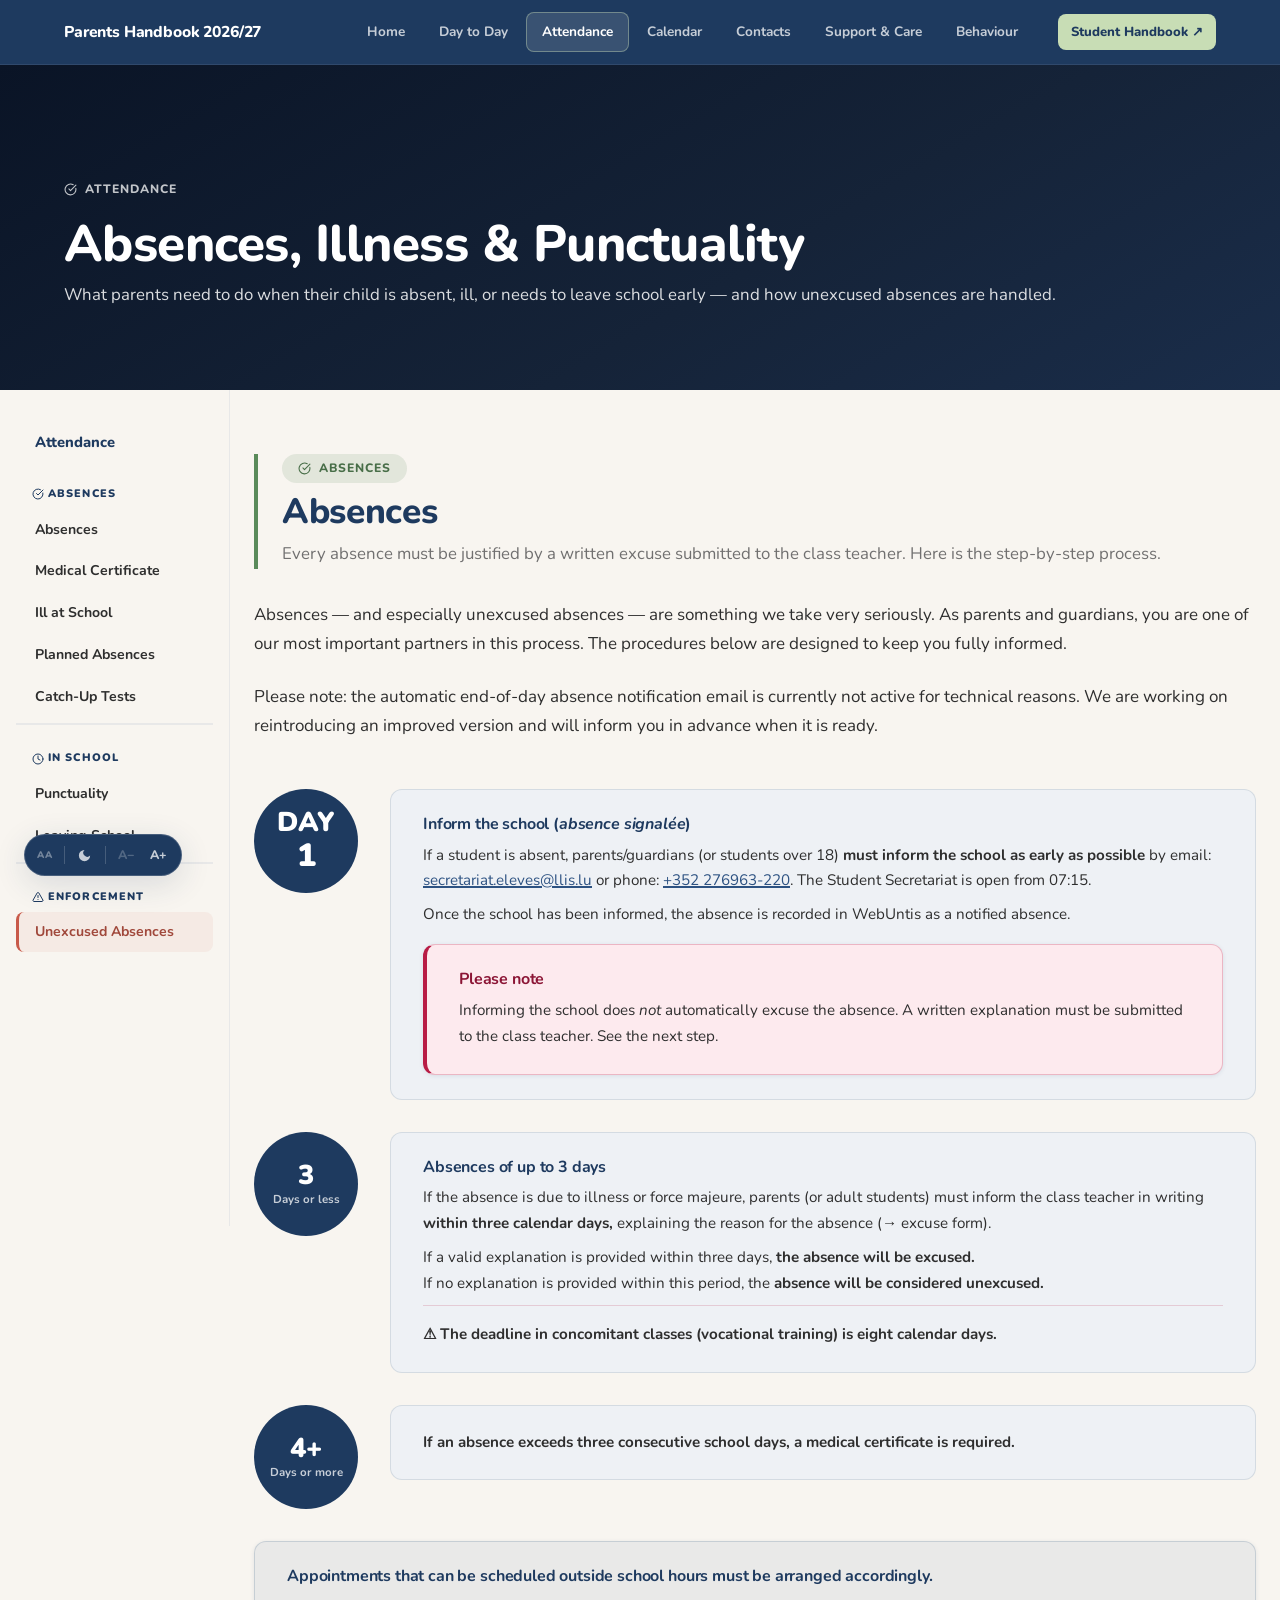
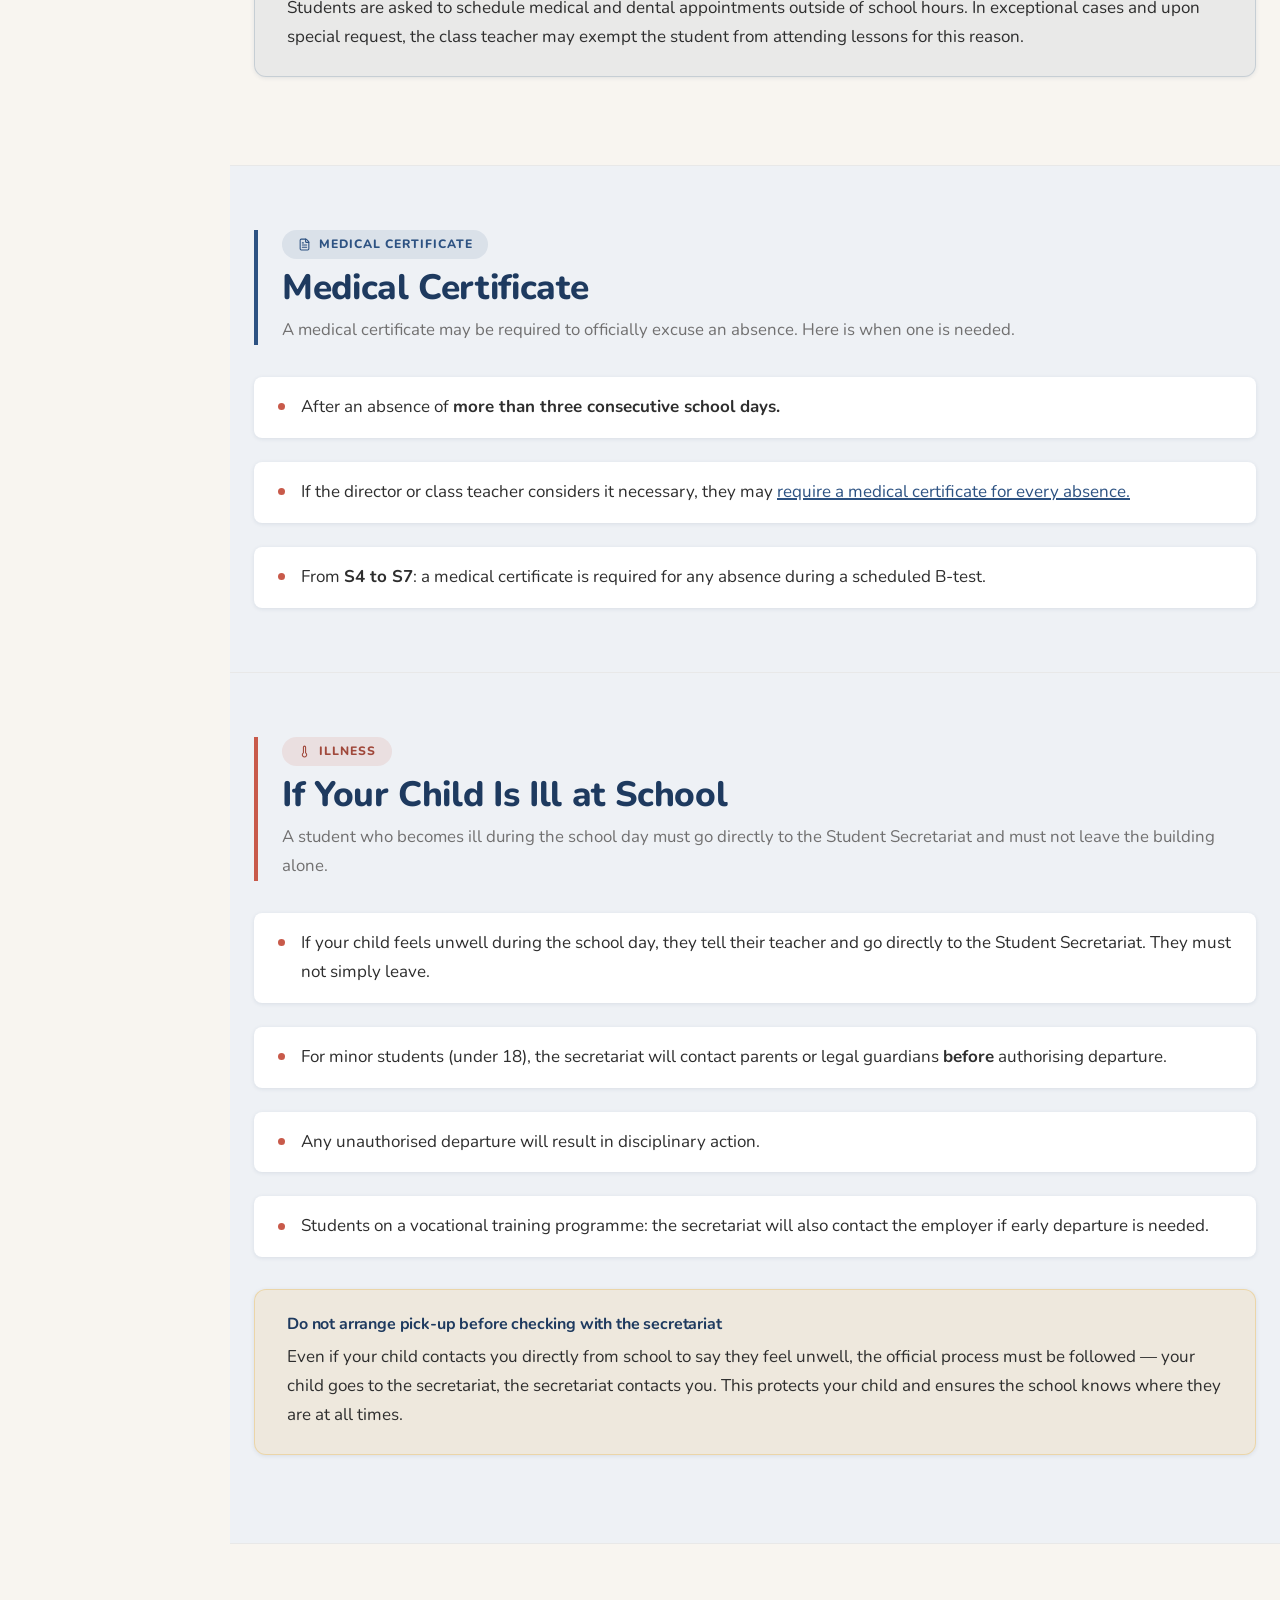
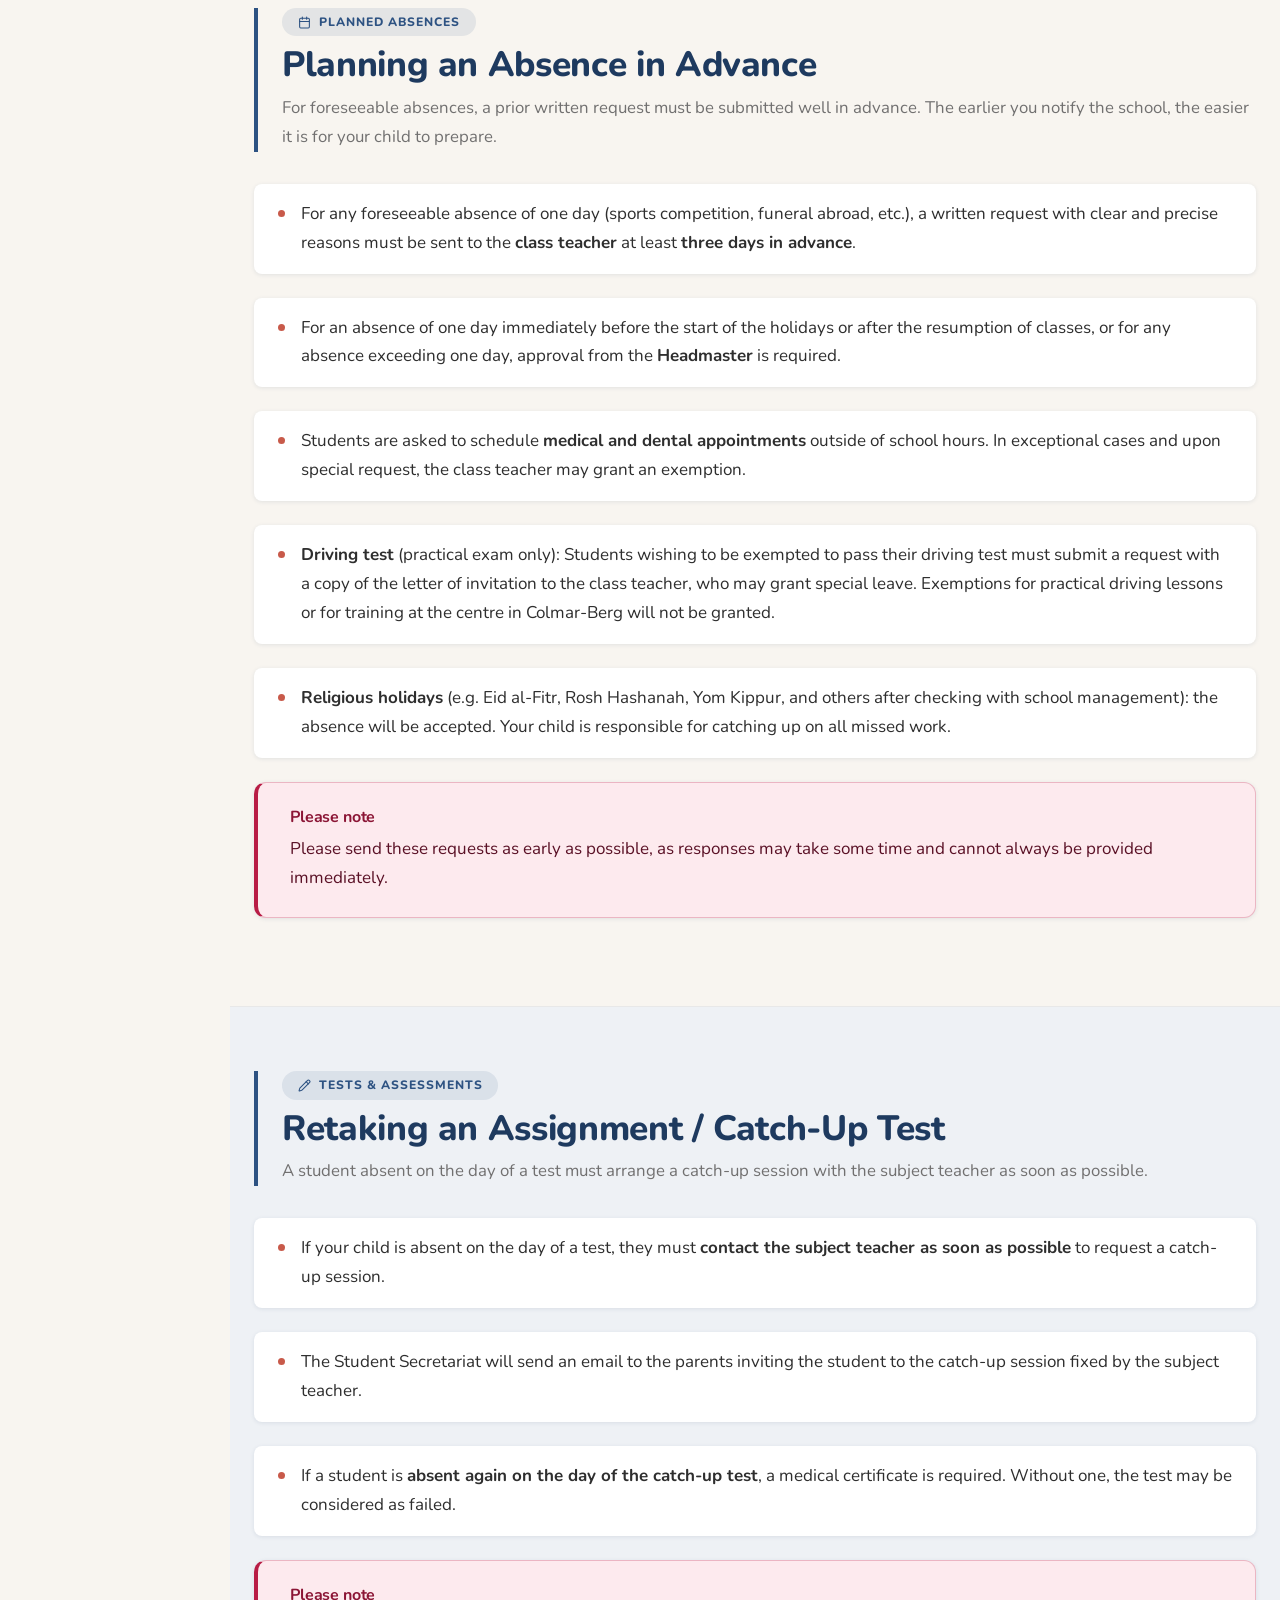
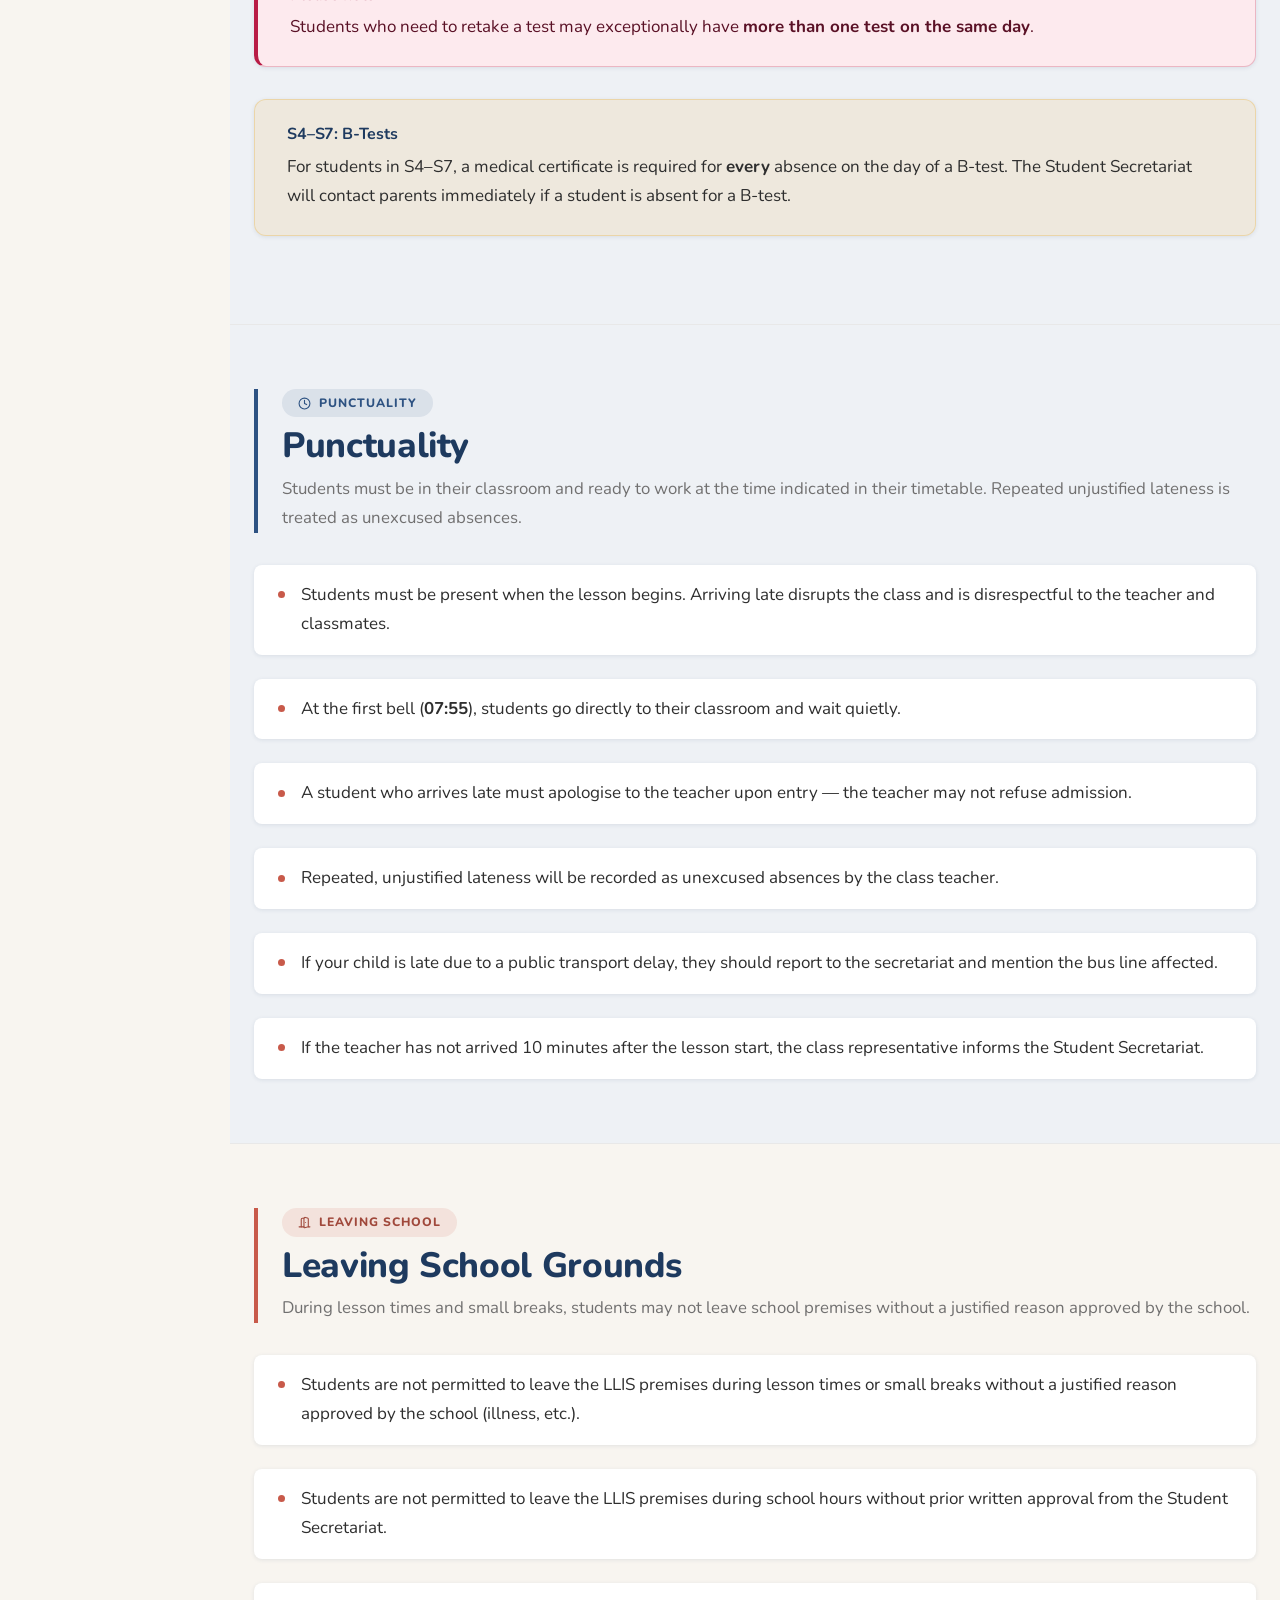
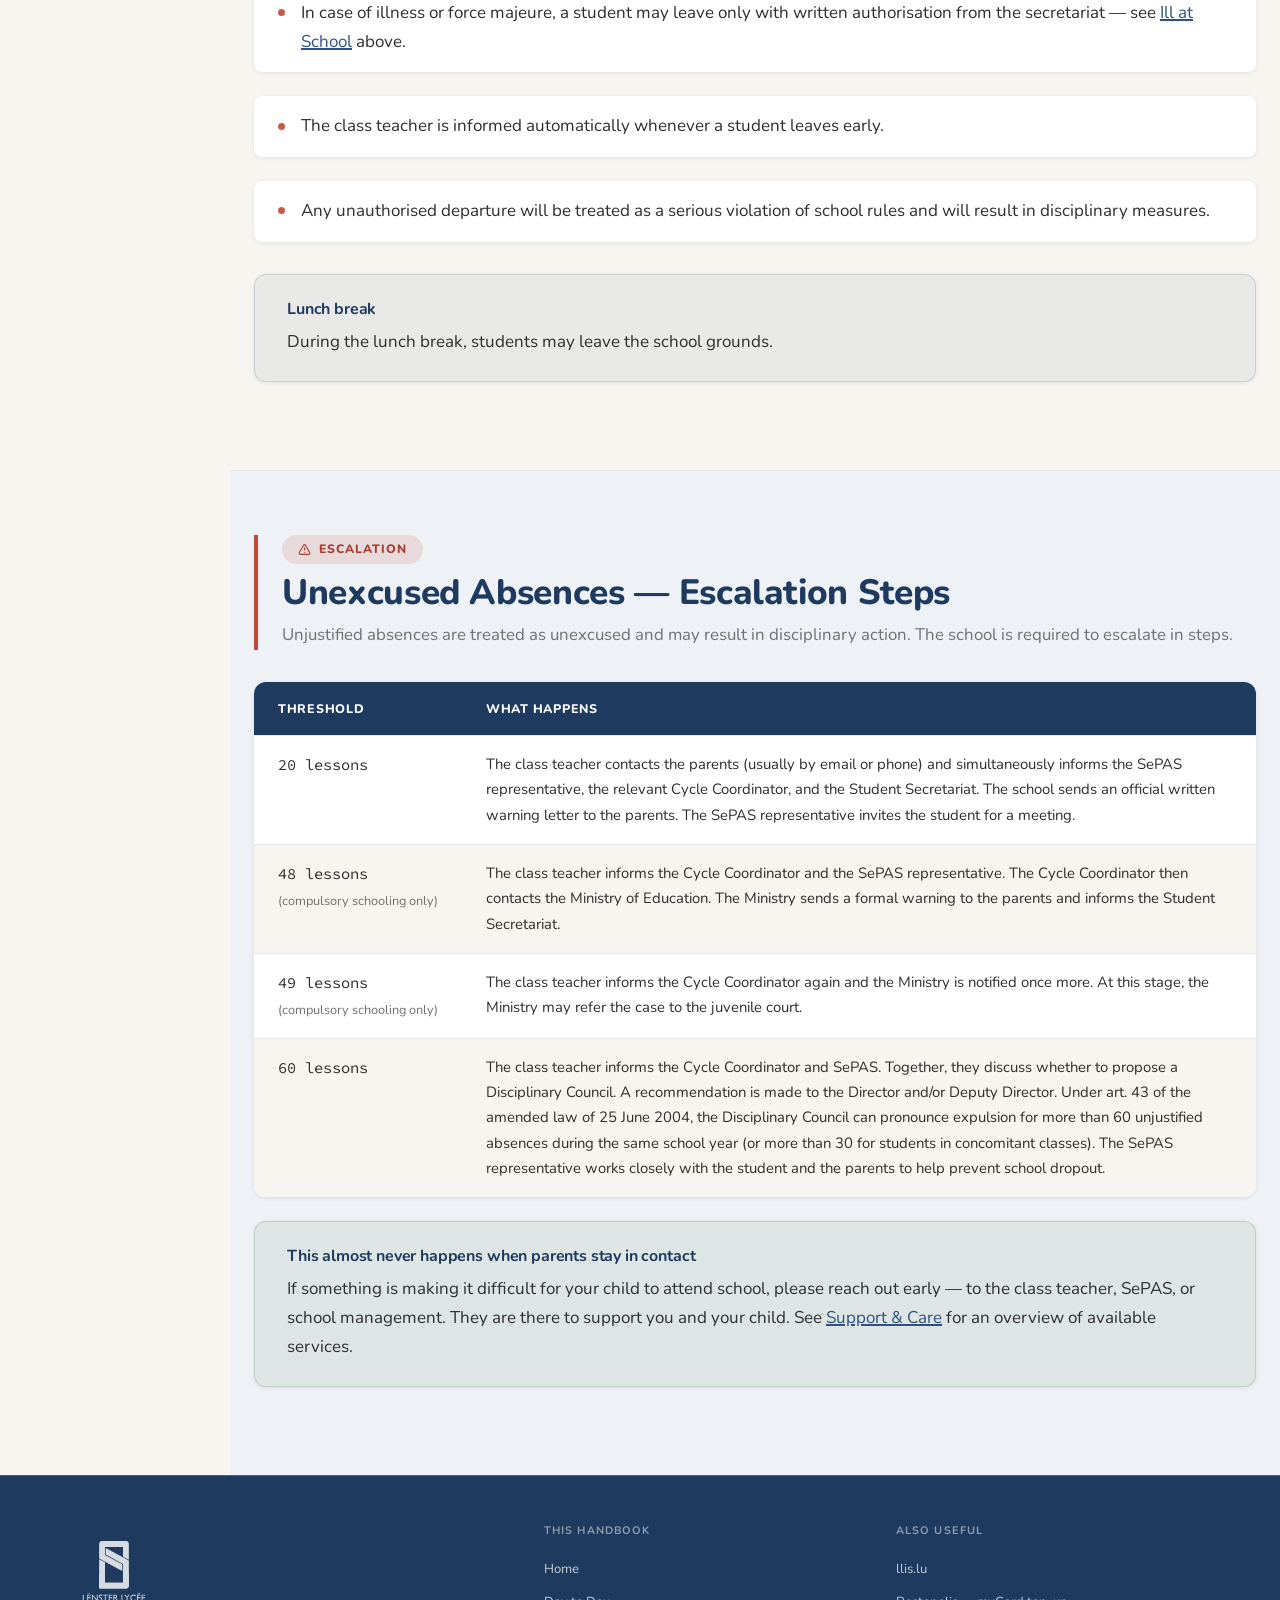
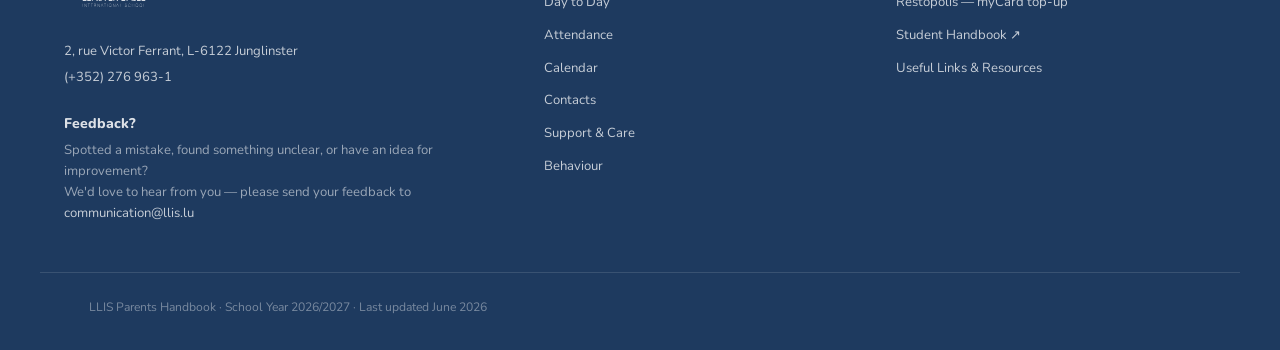
<file: attendance.html>
<!DOCTYPE html>
<html lang="en">
<head>
<meta charset="UTF-8">
<meta name="viewport" content="width=device-width, initial-scale=1.0">
<title>Attendance | LLIS Parents Handbook 2026/27</title>
<meta name="description" content="Absences, illness, punctuality and leaving school — what LLIS parents need to know.">
<link rel="preconnect" href="https://fonts.googleapis.com">
<link rel="preconnect" href="https://fonts.gstatic.com" crossorigin>
<link href="https://fonts.googleapis.com/css2?family=Nunito:wght@400;700;800;900&family=Source+Code+Pro:wght@500;600&display=swap" rel="stylesheet">
<link rel="stylesheet" href="styles.css">
</head>
<body>

<header class="site-header">
  <nav class="nav">
    <a href="index.html" class="nav__brand">
      Parents Handbook 2026/27
    </a>
    <button class="nav__toggle" aria-label="Toggle navigation" aria-expanded="false"><span></span></button>
    <ul class="nav__links">
      <li><span><a href="index.html">Home</a></span></li>
      <li><span><a href="schulalltag.html">Day to Day</a></span></li>
      <li><span><a href="attendance.html" aria-current="page" class="is-active">Attendance</a></span></li>
      <li><span><a href="calendar.html">Calendar</a></span></li>
      <li><span><a href="contacts.html">Contacts</a></span></li>
      <li><span><a href="support.html">Support &amp; Care</a></span></li>
      <li><span><a href="behaviour.html">Behaviour</a></span></li>
    </ul>
    <a href="../Welcome%20Package%20LLIS%20Students/Welcome%20Package%20LLIS%20Students/LLIS-Welcome-Site/index.html" target="_blank" class="nav__cta no-print">Student Handbook ↗</a>
  </nav>
</header>

<section class="page-intro">
  <div class="container" style="padding-top: var(--space-3xl); padding-bottom: var(--space-2xl);">
    <p class="eyebrow"><i data-lucide="check-circle"></i> Attendance</p>
    <h1>Absences, Illness &amp; Punctuality</h1>
    <p class="lead">What parents need to do when their child is absent, ill, or needs to leave school early — and how unexcused absences are handled.</p>
  </div>
</section>

<div class="page-layout">
  <nav class="sidenav no-print" aria-label="Jump to section">
    <a href="#absences" class="sidenav__home">Attendance</a>
    <span class="sidenav__group"><i data-lucide="check-circle"></i> Absences</span>
    <a href="#absences">Absences</a>
    <a href="#medical-cert">Medical Certificate</a>
    <a href="#ill-at-school">Ill at School</a>
    <a href="#planned">Planned Absences</a>
    <a href="#catchup">Catch-Up Tests</a>
    <span class="sidenav__group"><i data-lucide="clock"></i> In School</span>
    <a href="#punctuality">Punctuality</a>
    <a href="#leaving">Leaving School</a>
    <span class="sidenav__group"><i data-lucide="alert-triangle"></i> Enforcement</span>
    <a href="#unexcused">Unexcused Absences</a>
  </nav>

<main>

  <!-- ════════════ ABSENCES ════════════ -->
  <section id="absences" class="section">
    <div class="container">
      <div class="section-head accent-bar accent-bar--support">
        <p class="tag tag--support"><i data-lucide="check-circle"></i> Absences</p>
        <h2>Absences</h2>
        <p class="lead">Every absence must be justified by a written excuse submitted to the class teacher. Here is the step-by-step process.</p>
      </div>

      <!-- Intro text -->
      <div style="margin-bottom:var(--space-2xl);">
        <p>Absences — and especially unexcused absences — are something we take very seriously. As parents and guardians, you are one of our most important partners in this process. The procedures below are designed to keep you fully informed.</p>
        <p style="margin-top:var(--space-lg);">Please note: the automatic end-of-day absence notification email is currently not active for technical reasons. We are working on reintroducing an improved version and will inform you in advance when it is ready.</p>
      </div>

      <!-- Visual steps -->
      <div class="att-steps">

        <div class="att-step">
          <div class="att-step__badge">
            <span class="att-step__badge-main">DAY</span>
            <span class="att-step__badge-main" style="font-size:2rem;">1</span>
          </div>
          <div class="att-step__content">
            <h4>Inform the school (<em>absence signalée</em>)</h4>
            <p>If a student is absent, parents/guardians (or students over 18) <strong>must inform the school as early as possible</strong> by email: <a href="mailto:secretariat.eleves@llis.lu">secretariat.eleves@llis.lu</a> or phone: <a href="tel:+352276963220">+352 276963-220</a>. The Student Secretariat is open from 07:15.</p>
            <p>Once the school has been informed, the absence is recorded in WebUntis as a notified absence.</p>
            <div class="callout callout--note" style="margin-top:var(--space-md); margin-bottom:0;">
              <h4>Please note</h4>
              <p>Informing the school does <em>not</em> automatically excuse the absence. A written explanation must be submitted to the class teacher. See the next step.</p>
            </div>
          </div>
        </div>

        <div class="att-step">
          <div class="att-step__badge">
            <span class="att-step__badge-main">3</span>
            <span class="att-step__badge-sub">Days or less</span>
          </div>
          <div class="att-step__content">
            <h4>Absences of up to 3 days</h4>
            <p>If the absence is due to illness or force majeure, parents (or adult students) must inform the class teacher in writing <strong>within three calendar days,</strong> explaining the reason for the absence (→ excuse form).</p>
            <p>If a valid explanation is provided within three days, <strong>the absence will be excused.</strong><br>
            If no explanation is provided within this period, the <strong>absence will be considered unexcused.</strong></p>
            <p class="att-step__note">⚠ The deadline in <strong>concomitant classes (vocational training)</strong> is eight calendar days.</p>
          </div>
        </div>

        <div class="att-step">
          <div class="att-step__badge">
            <span class="att-step__badge-main">4+</span>
            <span class="att-step__badge-sub">Days or more</span>
          </div>
          <div class="att-step__content">
            <p><strong>If an absence exceeds three consecutive school days, a medical certificate is required.</strong></p>
          </div>
        </div>

      </div>

      <div class="callout callout--info mt-xl">
        <h4>Appointments that can be scheduled outside school hours must be arranged accordingly.</h4>
        <p>Students are asked to schedule medical and dental appointments outside of school hours. In exceptional cases and upon special request, the class teacher may exempt the student from attending lessons for this reason.</p>
      </div>

    </div>
  </section>

  <!-- ════════════ MEDICAL CERTIFICATE ════════════ -->
  <section id="medical-cert" class="section section--alt">
    <div class="container">
      <div class="section-head accent-bar accent-bar--practical">
        <p class="tag tag--practical"><i data-lucide="file-text"></i> Medical Certificate</p>
        <h2>Medical Certificate</h2>
        <p class="lead">A medical certificate may be required to officially excuse an absence. Here is when one is needed.</p>
      </div>

      <ul class="icon-list">
        <li><span>After an absence of <strong>more than three consecutive school days.</strong></span></li>
        <li><span>If the director or class teacher considers it necessary, they may <a href="https://legilux.public.lu/eli/etat/leg/rgd/2004/12/23/n1/jo" target="_blank" rel="noopener">require a medical certificate for every absence.</a></span></li>
        <li><span>From <strong>S4 to S7</strong>: a medical certificate is required for any absence during a scheduled B-test.</span></li>
      </ul>
    </div>
  </section>

  <!-- ════════════ ILL AT SCHOOL ════════════ -->
  <section id="ill-at-school" class="section section--alt">
    <div class="container">
      <div class="section-head accent-bar accent-bar--rules">
        <p class="tag tag--rules"><i data-lucide="thermometer"></i> Illness</p>
        <h2>If Your Child Is Ill at School</h2>
        <p class="lead">A student who becomes ill during the school day must go directly to the Student Secretariat and must not leave the building alone.</p>
      </div>

      <ul class="icon-list">
        <li><span>If your child feels unwell during the school day, they tell their teacher and go directly to the Student Secretariat. They must not simply leave.</span></li>
        <li><span>For minor students (under 18), the secretariat will contact parents or legal guardians <strong>before</strong> authorising departure.</span></li>
        <li><span>Any unauthorised departure will result in disciplinary action.</span></li>
        <li><span>Students on a vocational training programme: the secretariat will also contact the employer if early departure is needed.</span></li>
      </ul>

      <div class="callout callout--warning mt-xl">
        <h4>Do not arrange pick-up before checking with the secretariat</h4>
        <p>Even if your child contacts you directly from school to say they feel unwell, the official process must be followed — your child goes to the secretariat, the secretariat contacts you. This protects your child and ensures the school knows where they are at all times.</p>
      </div>
    </div>
  </section>

  <!-- ════════════ PLANNED ABSENCES ════════════ -->
  <section id="planned" class="section">
    <div class="container">
      <div class="section-head accent-bar accent-bar--practical">
        <p class="tag tag--practical"><i data-lucide="calendar"></i> Planned Absences</p>
        <h2>Planning an Absence in Advance</h2>
        <p class="lead">For foreseeable absences, a prior written request must be submitted well in advance. The earlier you notify the school, the easier it is for your child to prepare.</p>
      </div>

      <ul class="icon-list">
        <li><span>For any foreseeable absence of one day (sports competition, funeral abroad, etc.), a written request with clear and precise reasons must be sent to the <strong>class teacher</strong> at least <strong>three days in advance</strong>.</span></li>
        <li><span>For an absence of one day immediately before the start of the holidays or after the resumption of classes, or for any absence exceeding one day, approval from the <strong>Headmaster</strong> is required.</span></li>
        <li><span>Students are asked to schedule <strong>medical and dental appointments</strong> outside of school hours. In exceptional cases and upon special request, the class teacher may grant an exemption.</span></li>
        <li><span><strong>Driving test</strong> (practical exam only): Students wishing to be exempted to pass their driving test must submit a request with a copy of the letter of invitation to the class teacher, who may grant special leave. Exemptions for practical driving lessons or for training at the centre in Colmar-Berg will not be granted.</span></li>
        <li><span><strong>Religious holidays</strong> (e.g. Eid al-Fitr, Rosh Hashanah, Yom Kippur, and others after checking with school management): the absence will be accepted. Your child is responsible for catching up on all missed work.</span></li>
      </ul>

      <div class="callout callout--note mt-lg">
        <h4>Please note</h4>
        <p>Please send these requests as early as possible, as responses may take some time and cannot always be provided immediately.</p>
      </div>
    </div>
  </section>

  <!-- ════════════ CATCH-UP TESTS ════════════ -->
  <section id="catchup" class="section section--alt">
    <div class="container">
      <div class="section-head accent-bar accent-bar--practical">
        <p class="tag tag--practical"><i data-lucide="pencil"></i> Tests &amp; Assessments</p>
        <h2>Retaking an Assignment / Catch-Up Test</h2>
        <p class="lead">A student absent on the day of a test must arrange a catch-up session with the subject teacher as soon as possible.</p>
      </div>

      <ul class="icon-list">
        <li><span>If your child is absent on the day of a test, they must <strong>contact the subject teacher as soon as possible</strong> to request a catch-up session.</span></li>
        <li><span>The Student Secretariat will send an email to the parents inviting the student to the catch-up session fixed by the subject teacher.</span></li>
        <li><span>If a student is <strong>absent again on the day of the catch-up test</strong>, a medical certificate is required. Without one, the test may be considered as failed.</span></li>
      </ul>

      <div class="callout callout--note mt-lg">
        <h4>Please note</h4>
        <p>Students who need to retake a test may exceptionally have <strong>more than one test on the same day</strong>.</p>
      </div>

      <div class="callout callout--warning mt-xl">
        <h4>S4–S7: B-Tests</h4>
        <p>For students in S4–S7, a medical certificate is required for <strong>every</strong> absence on the day of a B-test. The Student Secretariat will contact parents immediately if a student is absent for a B-test.</p>
      </div>
    </div>
  </section>

  <!-- ════════════ PUNCTUALITY ════════════ -->
  <section id="punctuality" class="section section--alt">
    <div class="container">
      <div class="section-head accent-bar accent-bar--practical">
        <p class="tag tag--practical"><i data-lucide="clock"></i> Punctuality</p>
        <h2>Punctuality</h2>
        <p class="lead">Students must be in their classroom and ready to work at the time indicated in their timetable. Repeated unjustified lateness is treated as unexcused absences.</p>
      </div>

      <ul class="icon-list">
        <li><span>Students must be present when the lesson begins. Arriving late disrupts the class and is disrespectful to the teacher and classmates.</span></li>
        <li><span>At the first bell (<strong>07:55</strong>), students go directly to their classroom and wait quietly.</span></li>
        <li><span>A student who arrives late must apologise to the teacher upon entry — the teacher may not refuse admission.</span></li>
        <li><span>Repeated, unjustified lateness will be recorded as unexcused absences by the class teacher.</span></li>
        <li><span>If your child is late due to a public transport delay, they should report to the secretariat and mention the bus line affected.</span></li>
        <li><span>If the teacher has not arrived 10 minutes after the lesson start, the class representative informs the Student Secretariat.</span></li>
      </ul>
    </div>
  </section>

  <!-- ════════════ LEAVING SCHOOL ════════════ -->
  <section id="leaving" class="section">
    <div class="container">
      <div class="section-head accent-bar accent-bar--rules">
        <p class="tag tag--rules"><i data-lucide="door-open"></i> Leaving School</p>
        <h2>Leaving School Grounds</h2>
        <p class="lead">During lesson times and small breaks, students may not leave school premises without a justified reason approved by the school.</p>
      </div>

      <ul class="icon-list">
        <li><span>Students are not permitted to leave the LLIS premises during lesson times or small breaks without a justified reason approved by the school (illness, etc.).</span></li>
        <li><span>Students are not permitted to leave the LLIS premises during school hours without prior written approval from the Student Secretariat.</span></li>
        <li><span>In case of illness or force majeure, a student may leave only with written authorisation from the secretariat — see <a href="#ill-at-school">Ill at School</a> above.</span></li>
        <li><span>The class teacher is informed automatically whenever a student leaves early.</span></li>
        <li><span>Any unauthorised departure will be treated as a serious violation of school rules and will result in disciplinary measures.</span></li>
      </ul>

      <div class="callout callout--info mt-xl">
        <h4>Lunch break</h4>
        <p>During the lunch break, students may leave the school grounds.</p>
      </div>
    </div>
  </section>

  <!-- ════════════ UNEXCUSED ABSENCES ════════════ -->
  <section id="unexcused" class="section section--alt">
    <div class="container">
      <div class="section-head accent-bar accent-bar--safety">
        <p class="tag tag--safety"><i data-lucide="alert-triangle"></i> Escalation</p>
        <h2>Unexcused Absences — Escalation Steps</h2>
        <p class="lead">Unjustified absences are treated as unexcused and may result in disciplinary action. The school is required to escalate in steps.</p>
      </div>

      <div class="table-wrap">
        <table>
          <thead><tr><th>Threshold</th><th>What happens</th></tr></thead>
          <tbody>
            <tr>
              <td class="mono">20 lessons</td>
              <td>The class teacher contacts the parents (usually by email or phone) and simultaneously informs the SePAS representative, the relevant Cycle Coordinator, and the Student Secretariat. The school sends an official written warning letter to the parents. The SePAS representative invites the student for a meeting.</td>
            </tr>
            <tr>
              <td class="mono">48 lessons<br><small style="color:var(--slate);font-family:var(--font-main);">(compulsory schooling only)</small></td>
              <td>The class teacher informs the Cycle Coordinator and the SePAS representative. The Cycle Coordinator then contacts the Ministry of Education. The Ministry sends a formal warning to the parents and informs the Student Secretariat.</td>
            </tr>
            <tr>
              <td class="mono">49 lessons<br><small style="color:var(--slate);font-family:var(--font-main);">(compulsory schooling only)</small></td>
              <td>The class teacher informs the Cycle Coordinator again and the Ministry is notified once more. At this stage, the Ministry may refer the case to the juvenile court.</td>
            </tr>
            <tr>
              <td class="mono">60 lessons</td>
              <td>The class teacher informs the Cycle Coordinator and SePAS. Together, they discuss whether to propose a Disciplinary Council. A recommendation is made to the Director and/or Deputy Director. Under art. 43 of the amended law of 25 June 2004, the Disciplinary Council can pronounce expulsion for more than 60 unjustified absences during the same school year (or more than 30 for students in concomitant classes). The SePAS representative works closely with the student and the parents to help prevent school dropout.</td>
            </tr>
          </tbody>
        </table>
      </div>

      <div class="callout callout--support mt-lg">
        <h4>This almost never happens when parents stay in contact</h4>
        <p>If something is making it difficult for your child to attend school, please reach out early — to the class teacher, SePAS, or school management. They are there to support you and your child. See <a href="support.html">Support &amp; Care</a> for an overview of available services.</p>
      </div>
    </div>
  </section>

</main>
</div>

<footer class="site-footer no-print">
  <div class="container">
    <div>
      <div class="site-footer__brand"><img src="LLIS-logo.svg" alt="LLIS" class="footer-logo-img"></div>
      <p style="margin-top:8px;"><a href="https://goo.gl/maps/PRqkXg4hNn3aJetQA" target="_blank" rel="noopener">2, rue Victor Ferrant, L-6122 Junglinster</a></p>
      <p style="margin-top:4px;"><a href="tel:+352276963-1">(+352) 276 963-1</a></p>
      <div style="margin-top:var(--space-lg);">
      <p style="font-size:.88rem; font-weight:800; color:rgba(255,255,255,.85); margin-bottom:4px;">Feedback?</p>
      <p style="font-size:.82rem; color:rgba(255,255,255,.55); line-height:1.6;">Spotted a mistake, found something unclear, or have an idea for improvement?<br>We'd love to hear from you — please send your feedback to <a href="mailto:communication@llis.lu" style="color:rgba(255,255,255,.75);">communication@llis.lu</a></p>
    </div>
    </div>
    <div>
      <h4>This handbook</h4>
      <ul>
        <li><span><a href="index.html">Home</a></span></li>
        <li><span><a href="schulalltag.html">Day to Day</a></span></li>
        <li><span><a href="attendance.html">Attendance</a></span></li>
        <li><span><a href="calendar.html">Calendar</a></span></li>
        <li><span><a href="contacts.html">Contacts</a></span></li>
        <li><span><a href="support.html">Support &amp; Care</a></span></li>
        <li><span><a href="behaviour.html">Behaviour</a></span></li>
      </ul>
    </div>
    <div>
      <h4>Also useful</h4>
      <ul>
        <li><span><a href="https://www.llis.lu" target="_blank" rel="noopener">llis.lu</a></span></li>
        <li><span><a href="https://www.restopolis.lu" target="_blank" rel="noopener">Restopolis — myCard top-up</a></span></li>
        <li><span><a href="../Welcome%20Package%20LLIS%20Students/Welcome%20Package%20LLIS%20Students/LLIS-Welcome-Site/index.html" target="_blank">Student Handbook ↗</a></span></li>
        <li><span><a href="contacts.html#useful-links">Useful Links &amp; Resources</a></span></li>
      </ul>
    </div>
  </div>
  <div class="site-footer__bottom container">
    LLIS Parents Handbook · School Year 2026/2027 · Last updated June 2026
  </div>
</footer>

<a href="#" class="to-top no-print" aria-label="Back to top">↑</a>
<script src="lucide.min.js"></script>
  <script src="script.js"></script>
</body>
</html>
</file>
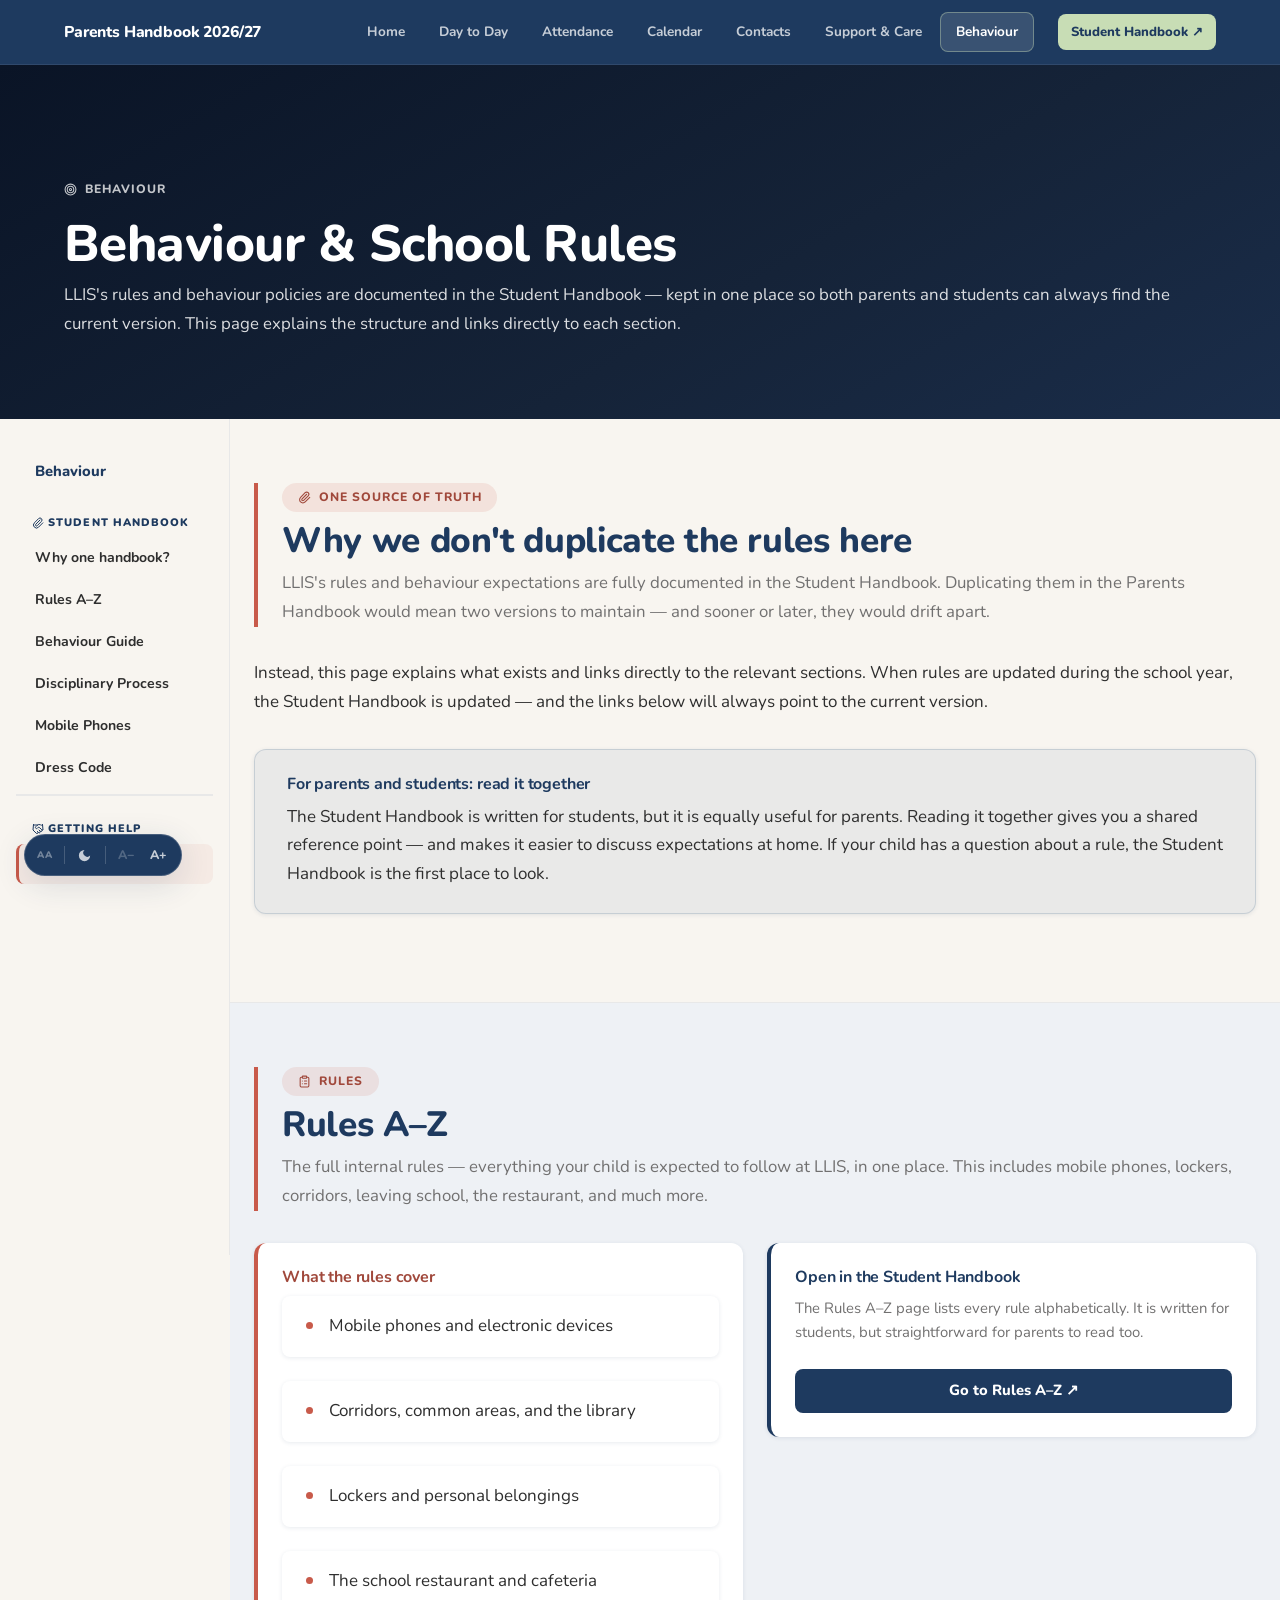
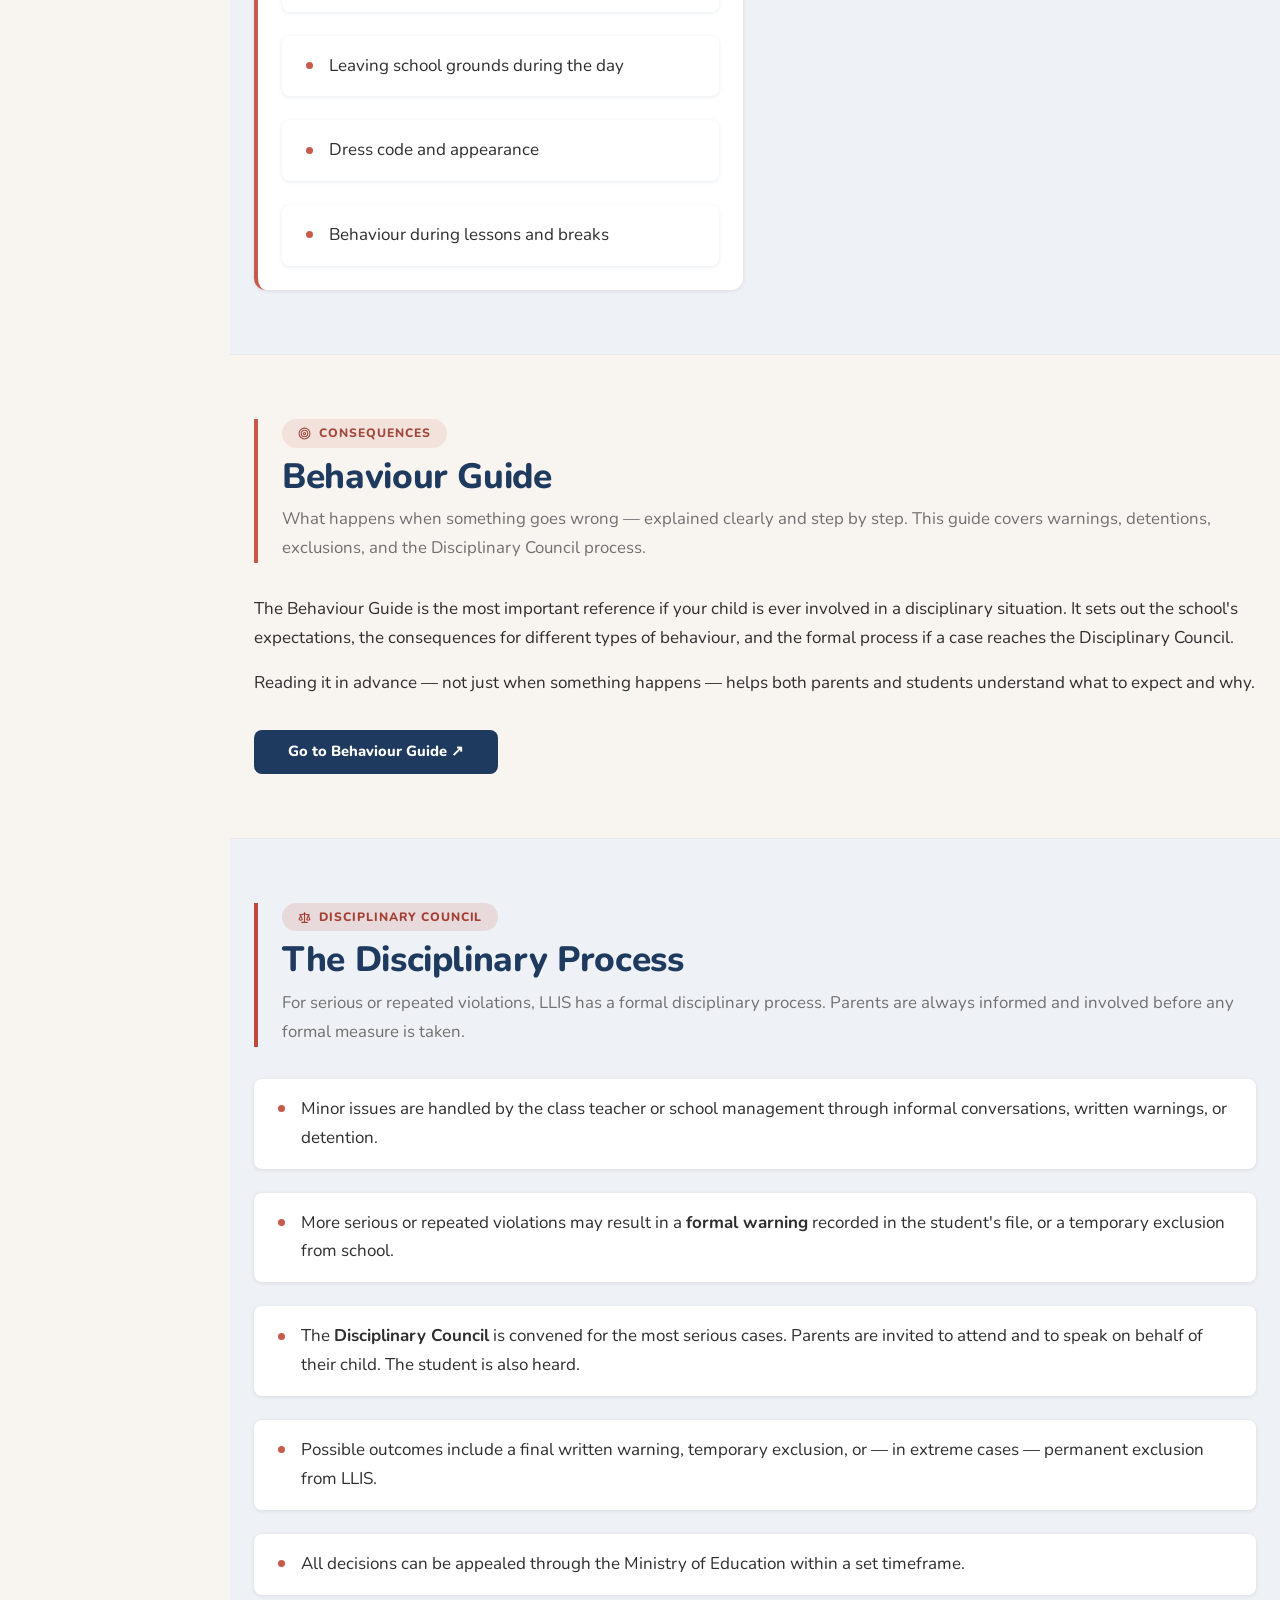
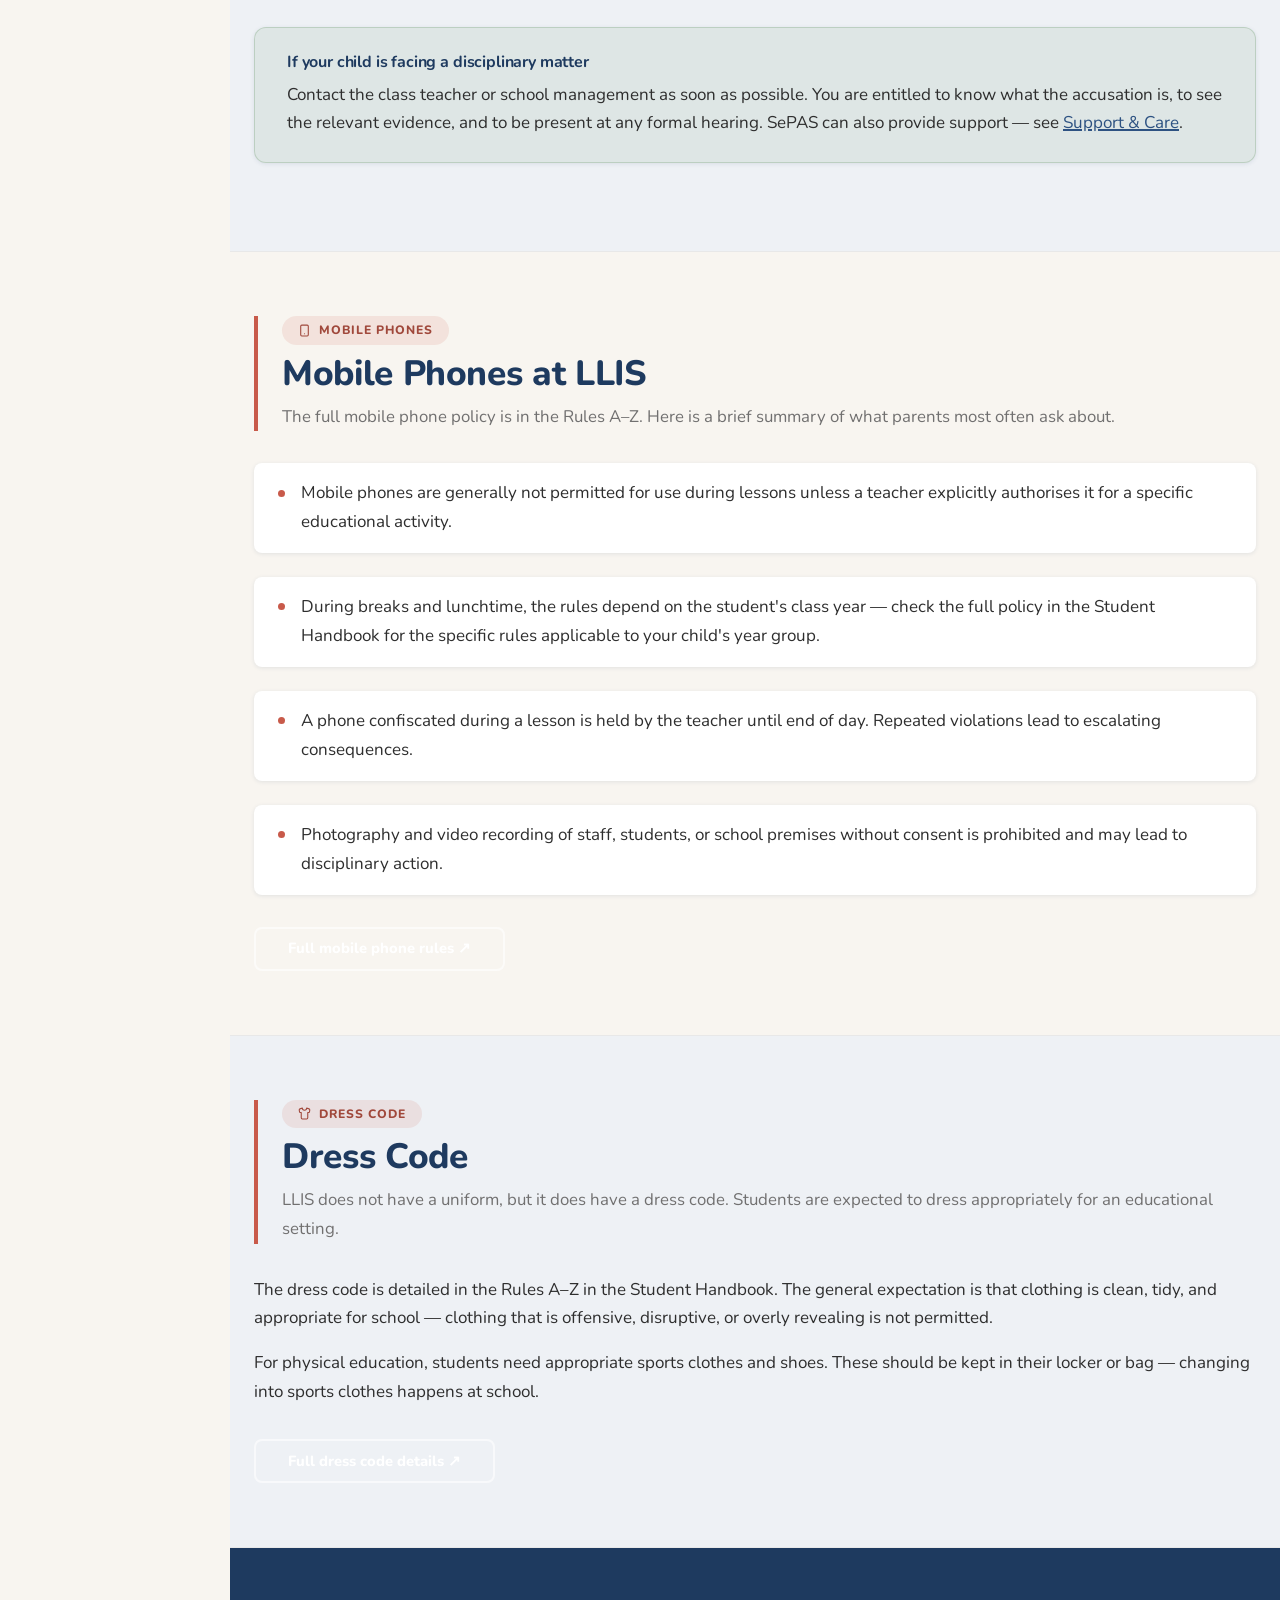
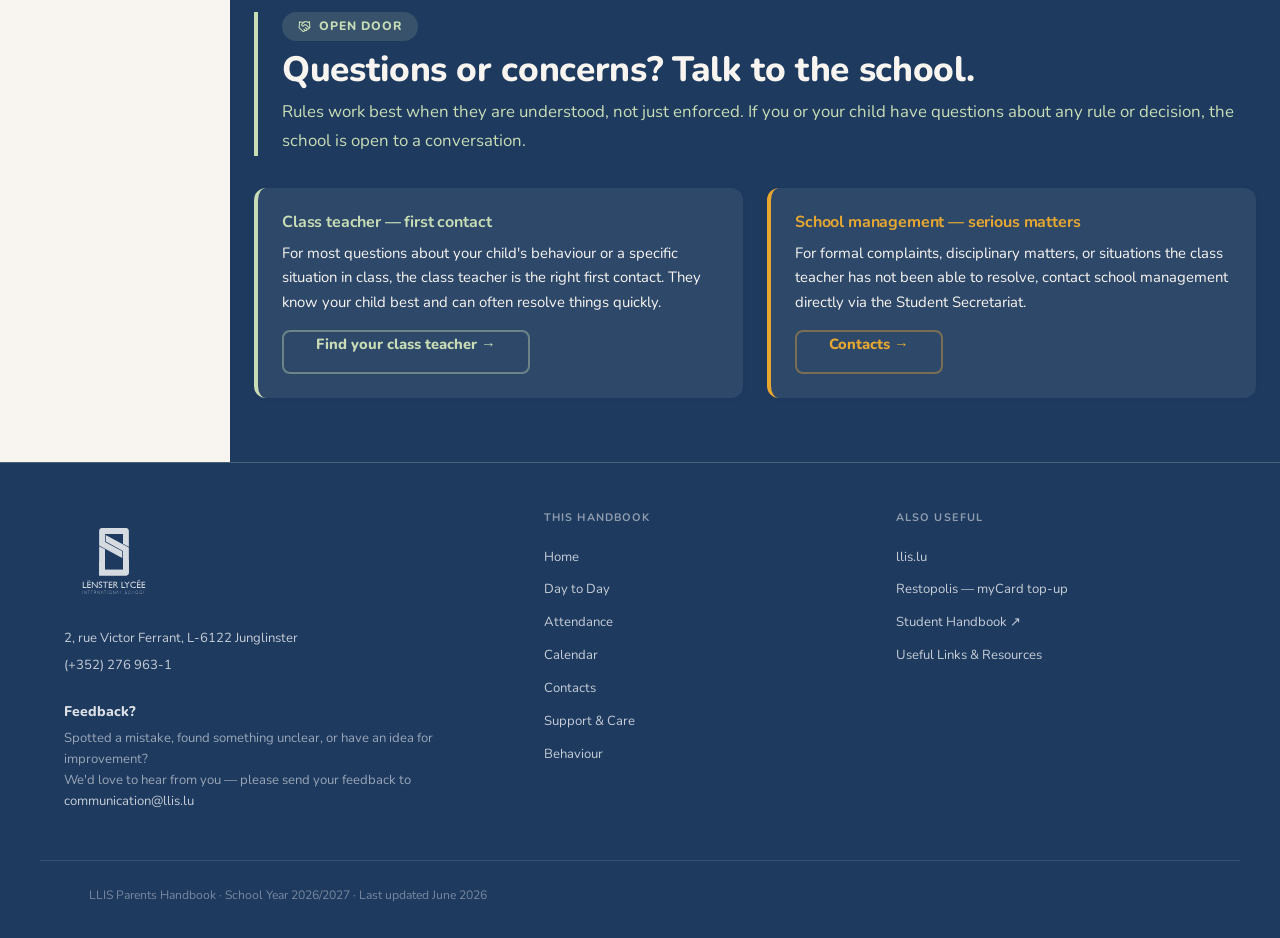
<file: behaviour.html>
<!DOCTYPE html>
<html lang="en">
<head>
<meta charset="UTF-8">
<meta name="viewport" content="width=device-width, initial-scale=1.0">
<title>Behaviour | LLIS Parents Handbook 2026/27</title>
<meta name="description" content="Rules, behaviour expectations and the disciplinary process at LLIS — all documented in the Student Handbook.">
<link rel="preconnect" href="https://fonts.googleapis.com">
<link rel="preconnect" href="https://fonts.gstatic.com" crossorigin>
<link href="https://fonts.googleapis.com/css2?family=Nunito:wght@400;700;800;900&family=Source+Code+Pro:wght@500;600&display=swap" rel="stylesheet">
<link rel="stylesheet" href="styles.css">
</head>
<body>

<header class="site-header">
  <nav class="nav">
    <a href="index.html" class="nav__brand">
      Parents Handbook 2026/27
    </a>
    <button class="nav__toggle" aria-label="Toggle navigation" aria-expanded="false"><span></span></button>
    <ul class="nav__links">
      <li><span><a href="index.html">Home</a></span></li>
      <li><span><a href="schulalltag.html">Day to Day</a></span></li>
      <li><span><a href="attendance.html">Attendance</a></span></li>
      <li><span><a href="calendar.html">Calendar</a></span></li>
      <li><span><a href="contacts.html">Contacts</a></span></li>
      <li><span><a href="support.html">Support &amp; Care</a></span></li>
      <li><span><a href="behaviour.html" aria-current="page" class="is-active">Behaviour</a></span></li>
    </ul>
    <a href="../Welcome%20Package%20LLIS%20Students/Welcome%20Package%20LLIS%20Students/LLIS-Welcome-Site/index.html" target="_blank" class="nav__cta no-print">Student Handbook ↗</a>
  </nav>
</header>

<section class="page-intro">
  <div class="container" style="padding-top: var(--space-3xl); padding-bottom: var(--space-2xl);">
    <p class="eyebrow"><i data-lucide="target"></i> Behaviour</p>
    <h1>Behaviour &amp; School Rules</h1>
    <p class="lead">LLIS's rules and behaviour policies are documented in the Student Handbook — kept in one place so both parents and students can always find the current version. This page explains the structure and links directly to each section.</p>
  </div>
</section>

<div class="page-layout">
  <!-- Sidenav -->
  <nav class="sidenav no-print" aria-label="Jump to section">
    <a href="#why" class="sidenav__home">Behaviour</a>
    <span class="sidenav__group"><i data-lucide="paperclip"></i> Student Handbook</span>
    <a href="#why">Why one handbook?</a>
    <a href="#rules-az">Rules A–Z</a>
    <a href="#behaviour-guide">Behaviour Guide</a>
    <a href="#disciplinary">Disciplinary Process</a>
    <a href="#phones">Mobile Phones</a>
    <a href="#uniforms">Dress Code</a>
    <span class="sidenav__group"><i data-lucide="handshake"></i> Getting Help</span>
    <a href="#talk-to-us">Talk to the School</a>
  </nav>

<main>

  <!-- ════════════════ WHY ONE HANDBOOK ════════════════ -->
  <section id="why" class="section">
    <div class="container">
      <div class="section-head accent-bar accent-bar--rules">
        <p class="tag tag--rules"><i data-lucide="paperclip"></i> One Source of Truth</p>
        <h2>Why we don't duplicate the rules here</h2>
        <p class="lead">LLIS's rules and behaviour expectations are fully documented in the Student Handbook. Duplicating them in the Parents Handbook would mean two versions to maintain — and sooner or later, they would drift apart.</p>
      </div>

      <p>Instead, this page explains what exists and links directly to the relevant sections. When rules are updated during the school year, the Student Handbook is updated — and the links below will always point to the current version.</p>

      <div class="callout callout--info mt-xl">
        <h4>For parents and students: read it together</h4>
        <p>The Student Handbook is written for students, but it is equally useful for parents. Reading it together gives you a shared reference point — and makes it easier to discuss expectations at home. If your child has a question about a rule, the Student Handbook is the first place to look.</p>
      </div>
    </div>
  </section>

  <!-- ════════════════ RULES A-Z ════════════════ -->
  <section id="rules-az" class="section section--alt">
    <div class="container">
      <div class="section-head accent-bar accent-bar--rules">
        <p class="tag tag--rules"><i data-lucide="clipboard-list"></i> Rules</p>
        <h2>Rules A–Z</h2>
        <p class="lead">The full internal rules — everything your child is expected to follow at LLIS, in one place. This includes mobile phones, lockers, corridors, leaving school, the restaurant, and much more.</p>
      </div>

      <div class="grid-cards--2">
        <div class="info-card" style="border-left: 4px solid var(--cat-rules);">
          <h4 style="color:var(--cat-rules-text);">What the rules cover</h4>
          <ul class="icon-list" style="margin-top:var(--space-sm);">
            <li><span>Mobile phones and electronic devices</span></li>
            <li><span>Corridors, common areas, and the library</span></li>
            <li><span>Lockers and personal belongings</span></li>
            <li><span>The school restaurant and cafeteria</span></li>
            <li><span>Leaving school grounds during the day</span></li>
            <li><span>Dress code and appearance</span></li>
            <li><span>Behaviour during lessons and breaks</span></li>
          </ul>
        </div>
        <div class="info-card" style="align-self:start;">
          <h4>Open in the Student Handbook</h4>
          <p>The Rules A–Z page lists every rule alphabetically. It is written for students, but straightforward for parents to read too.</p>
          <a href="../Welcome%20Package%20LLIS%20Students/Welcome%20Package%20LLIS%20Students/LLIS-Welcome-Site/code-of-conduct.html" target="_blank" class="btn btn--primary" style="margin-top:var(--space-lg); display:flex; justify-content:center;">Go to Rules A–Z ↗</a>
        </div>
      </div>
    </div>
  </section>

  <!-- ════════════════ BEHAVIOUR GUIDE ════════════════ -->
  <section id="behaviour-guide" class="section">
    <div class="container">
      <div class="section-head accent-bar accent-bar--rules">
        <p class="tag tag--rules"><i data-lucide="target"></i> Consequences</p>
        <h2>Behaviour Guide</h2>
        <p class="lead">What happens when something goes wrong — explained clearly and step by step. This guide covers warnings, detentions, exclusions, and the Disciplinary Council process.</p>
      </div>

      <p>The Behaviour Guide is the most important reference if your child is ever involved in a disciplinary situation. It sets out the school's expectations, the consequences for different types of behaviour, and the formal process if a case reaches the Disciplinary Council.</p>
      <p style="margin-top:var(--space-md);">Reading it in advance — not just when something happens — helps both parents and students understand what to expect and why.</p>

      <div style="margin-top:var(--space-xl);">
        <a href="../Welcome%20Package%20LLIS%20Students/Welcome%20Package%20LLIS%20Students/LLIS-Welcome-Site/behaviour.html" target="_blank" class="btn btn--primary">Go to Behaviour Guide ↗</a>
      </div>
    </div>
  </section>

  <!-- ════════════════ DISCIPLINARY PROCESS ════════════════ -->
  <section id="disciplinary" class="section section--alt">
    <div class="container">
      <div class="section-head accent-bar accent-bar--safety">
        <p class="tag tag--safety"><i data-lucide="scale"></i> Disciplinary Council</p>
        <h2>The Disciplinary Process</h2>
        <p class="lead">For serious or repeated violations, LLIS has a formal disciplinary process. Parents are always informed and involved before any formal measure is taken.</p>
      </div>

      <ul class="icon-list">
        <li><span>Minor issues are handled by the class teacher or school management through informal conversations, written warnings, or detention.</span></li>
        <li><span>More serious or repeated violations may result in a <strong>formal warning</strong> recorded in the student's file, or a temporary exclusion from school.</span></li>
        <li><span>The <strong>Disciplinary Council</strong> is convened for the most serious cases. Parents are invited to attend and to speak on behalf of their child. The student is also heard.</span></li>
        <li><span>Possible outcomes include a final written warning, temporary exclusion, or — in extreme cases — permanent exclusion from LLIS.</span></li>
        <li><span>All decisions can be appealed through the Ministry of Education within a set timeframe.</span></li>
      </ul>

      <div class="callout callout--support mt-xl">
        <h4>If your child is facing a disciplinary matter</h4>
        <p>Contact the class teacher or school management as soon as possible. You are entitled to know what the accusation is, to see the relevant evidence, and to be present at any formal hearing. SePAS can also provide support — see <a href="support.html#sepas">Support &amp; Care</a>.</p>
      </div>
    </div>
  </section>

  <!-- ════════════════ MOBILE PHONES ════════════════ -->
  <section id="phones" class="section">
    <div class="container">
      <div class="section-head accent-bar accent-bar--rules">
        <p class="tag tag--rules"><i data-lucide="smartphone"></i> Mobile Phones</p>
        <h2>Mobile Phones at LLIS</h2>
        <p class="lead">The full mobile phone policy is in the Rules A–Z. Here is a brief summary of what parents most often ask about.</p>
      </div>

      <ul class="icon-list">
        <li><span>Mobile phones are generally not permitted for use during lessons unless a teacher explicitly authorises it for a specific educational activity.</span></li>
        <li><span>During breaks and lunchtime, the rules depend on the student's class year — check the full policy in the Student Handbook for the specific rules applicable to your child's year group.</span></li>
        <li><span>A phone confiscated during a lesson is held by the teacher until end of day. Repeated violations lead to escalating consequences.</span></li>
        <li><span>Photography and video recording of staff, students, or school premises without consent is prohibited and may lead to disciplinary action.</span></li>
      </ul>

      <div style="margin-top:var(--space-xl);">
        <a href="../Welcome%20Package%20LLIS%20Students/Welcome%20Package%20LLIS%20Students/LLIS-Welcome-Site/code-of-conduct.html" target="_blank" class="btn btn--secondary">Full mobile phone rules ↗</a>
      </div>
    </div>
  </section>

  <!-- ════════════════ DRESS CODE ════════════════ -->
  <section id="uniforms" class="section section--alt">
    <div class="container">
      <div class="section-head accent-bar accent-bar--rules">
        <p class="tag tag--rules"><i data-lucide="shirt"></i> Dress Code</p>
        <h2>Dress Code</h2>
        <p class="lead">LLIS does not have a uniform, but it does have a dress code. Students are expected to dress appropriately for an educational setting.</p>
      </div>

      <p>The dress code is detailed in the Rules A–Z in the Student Handbook. The general expectation is that clothing is clean, tidy, and appropriate for school — clothing that is offensive, disruptive, or overly revealing is not permitted.</p>
      <p style="margin-top:var(--space-md);">For physical education, students need appropriate sports clothes and shoes. These should be kept in their locker or bag — changing into sports clothes happens at school.</p>

      <div style="margin-top:var(--space-xl);">
        <a href="../Welcome%20Package%20LLIS%20Students/Welcome%20Package%20LLIS%20Students/LLIS-Welcome-Site/code-of-conduct.html" target="_blank" class="btn btn--secondary">Full dress code details ↗</a>
      </div>
    </div>
  </section>

  <!-- ════════════════ TALK TO US ════════════════ -->
  <section id="talk-to-us" class="section" style="background:var(--midnight); color:var(--cream);">
    <div class="container">
      <div class="section-head accent-bar" style="border-left-color:var(--sage);">
        <p class="tag" style="background:rgba(200,221,181,.15); color:var(--sage);"><i data-lucide="handshake"></i> Open Door</p>
        <h2 style="color:var(--cream);">Questions or concerns? Talk to the school.</h2>
        <p class="lead" style="color:var(--sage);">Rules work best when they are understood, not just enforced. If you or your child have questions about any rule or decision, the school is open to a conversation.</p>
      </div>

      <div class="grid-cards--2">
        <div class="info-card" style="background:rgba(255,255,255,.07); border:none; border-left:4px solid var(--sage);">
          <h4 style="color:var(--sage);">Class teacher — first contact</h4>
          <p style="color:var(--cream);">For most questions about your child's behaviour or a specific situation in class, the class teacher is the right first contact. They know your child best and can often resolve things quickly.</p>
          <a href="contacts.html" class="btn btn--secondary" style="margin-top:var(--space-md); display:inline-block; border-color:rgba(200,221,181,.4); color:var(--sage);">Find your class teacher →</a>
        </div>
        <div class="info-card" style="background:rgba(255,255,255,.07); border:none; border-left:4px solid var(--amber);">
          <h4 style="color:var(--amber);">School management — serious matters</h4>
          <p style="color:var(--cream);">For formal complaints, disciplinary matters, or situations the class teacher has not been able to resolve, contact school management directly via the Student Secretariat.</p>
          <a href="contacts.html#key-contacts" class="btn btn--secondary" style="margin-top:var(--space-md); display:inline-block; border-color:rgba(232,168,48,.4); color:var(--amber);">Contacts →</a>
        </div>
      </div>
    </div>
  </section>

</main>
</div>

<footer class="site-footer no-print">
  <div class="container">
    <div>
      <div class="site-footer__brand"><img src="LLIS-logo.svg" alt="LLIS" class="footer-logo-img"></div>
      <p style="margin-top:8px;"><a href="https://goo.gl/maps/PRqkXg4hNn3aJetQA" target="_blank" rel="noopener">2, rue Victor Ferrant, L-6122 Junglinster</a></p>
      <p style="margin-top:4px;"><a href="tel:+352276963-1">(+352) 276 963-1</a></p>
      <div style="margin-top:var(--space-lg);">
      <p style="font-size:.88rem; font-weight:800; color:rgba(255,255,255,.85); margin-bottom:4px;">Feedback?</p>
      <p style="font-size:.82rem; color:rgba(255,255,255,.55); line-height:1.6;">Spotted a mistake, found something unclear, or have an idea for improvement?<br>We'd love to hear from you — please send your feedback to <a href="mailto:communication@llis.lu" style="color:rgba(255,255,255,.75);">communication@llis.lu</a></p>
    </div>
    </div>
    <div>
      <h4>This handbook</h4>
      <ul>
        <li><span><a href="index.html">Home</a></span></li>
        <li><span><a href="schulalltag.html">Day to Day</a></span></li>
        <li><span><a href="attendance.html">Attendance</a></span></li>
        <li><span><a href="calendar.html">Calendar</a></span></li>
        <li><span><a href="contacts.html">Contacts</a></span></li>
        <li><span><a href="support.html">Support &amp; Care</a></span></li>
        <li><span><a href="behaviour.html">Behaviour</a></span></li>
      </ul>
    </div>
    <div>
      <h4>Also useful</h4>
      <ul>
        <li><span><a href="https://www.llis.lu" target="_blank" rel="noopener">llis.lu</a></span></li>
        <li><span><a href="https://www.restopolis.lu" target="_blank" rel="noopener">Restopolis — myCard top-up</a></span></li>
        <li><span><a href="../Welcome%20Package%20LLIS%20Students/Welcome%20Package%20LLIS%20Students/LLIS-Welcome-Site/index.html" target="_blank">Student Handbook ↗</a></span></li>
        <li><span><a href="contacts.html#useful-links">Useful Links &amp; Resources</a></span></li>
      </ul>
    </div>
  </div>
  <div class="site-footer__bottom container">
    LLIS Parents Handbook · School Year 2026/2027 · Last updated June 2026
  </div>
</footer>

<a href="#" class="to-top no-print" aria-label="Back to top">↑</a>
<script src="lucide.min.js"></script>
  <script src="script.js"></script>
</body>
</html>
</file>
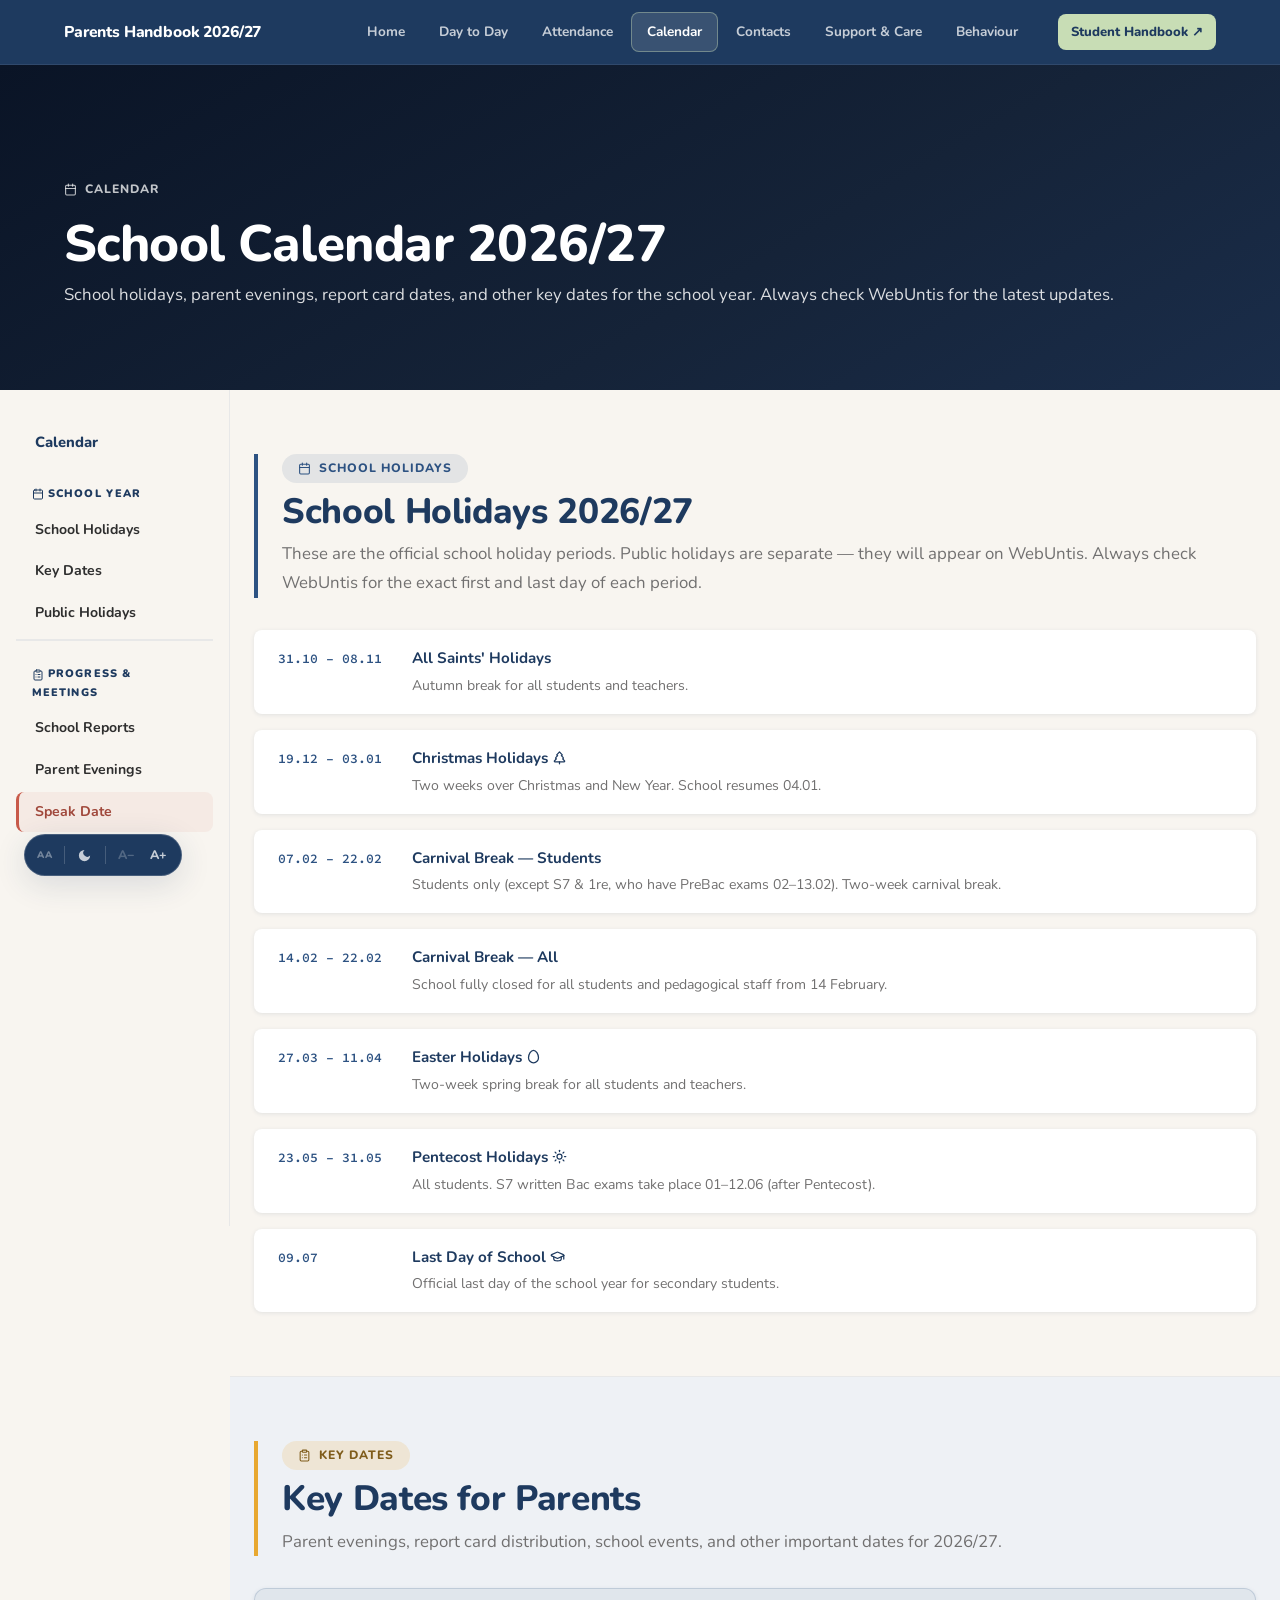
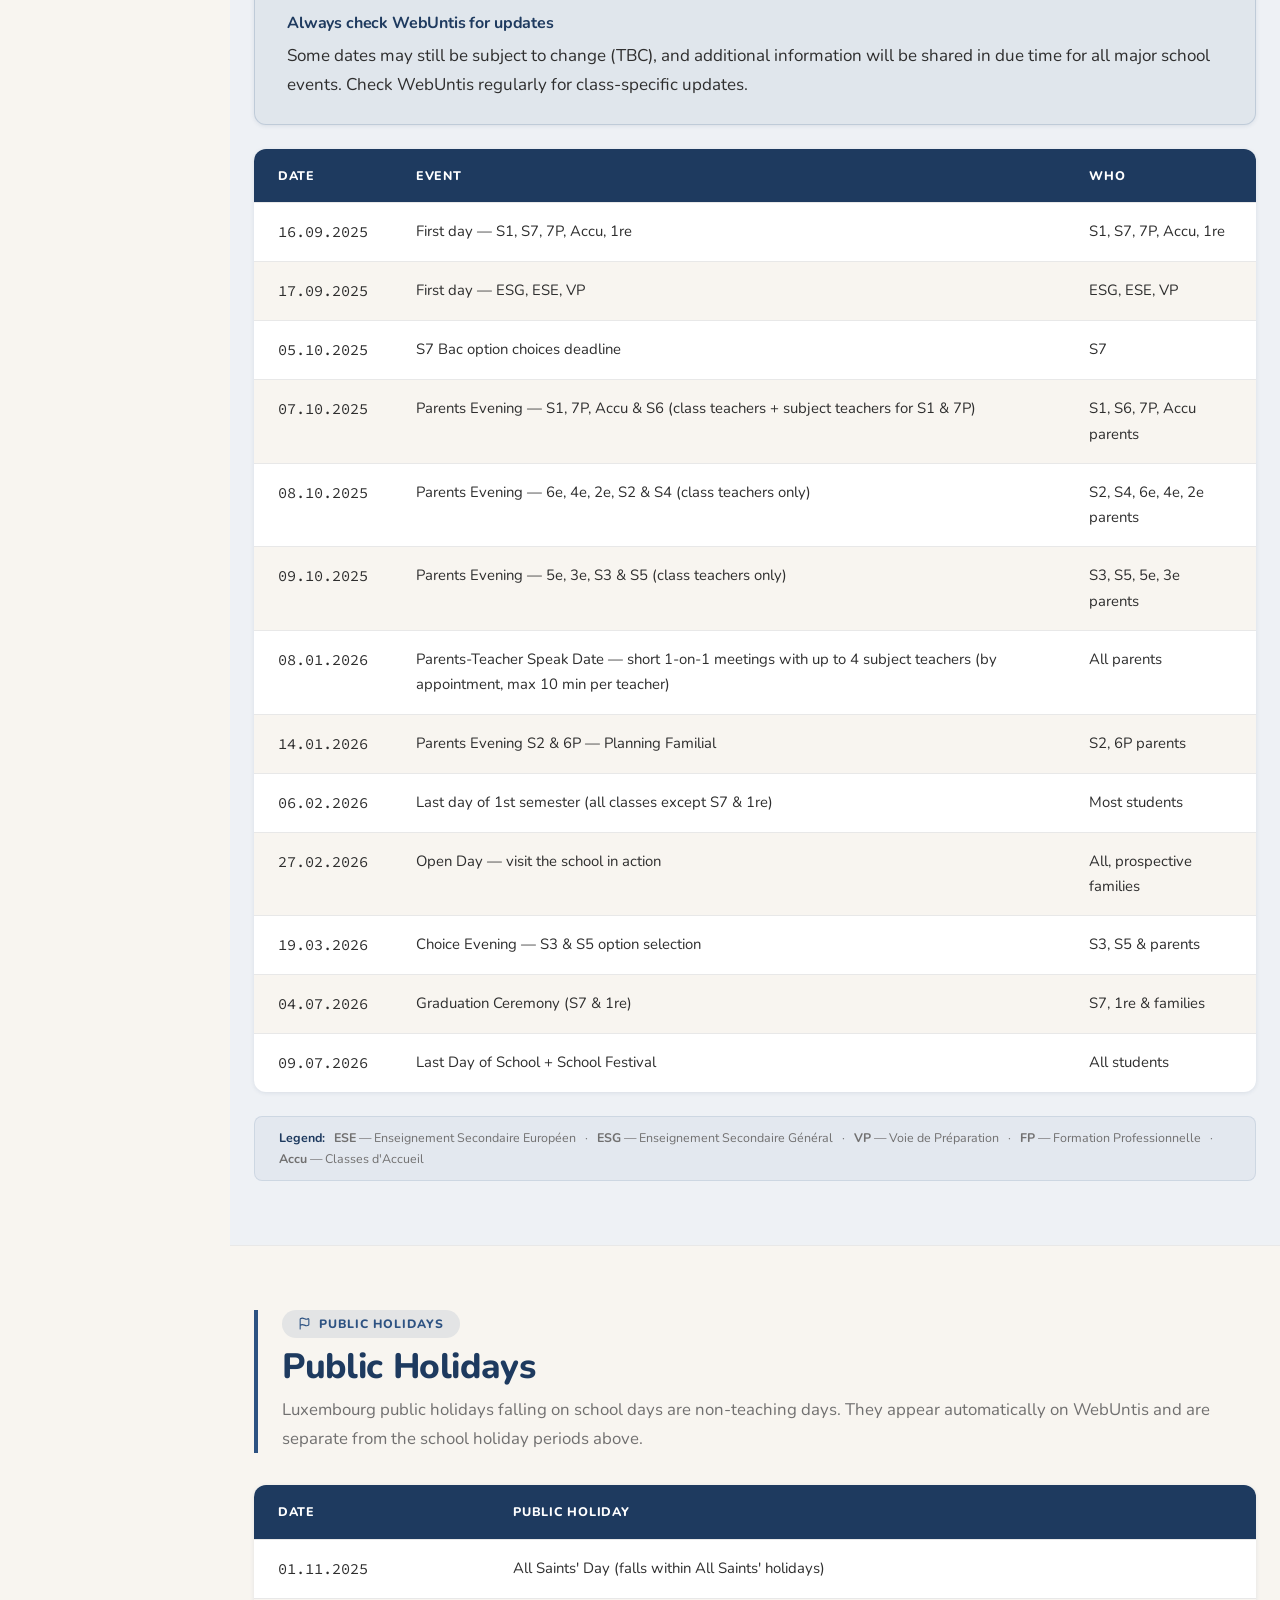
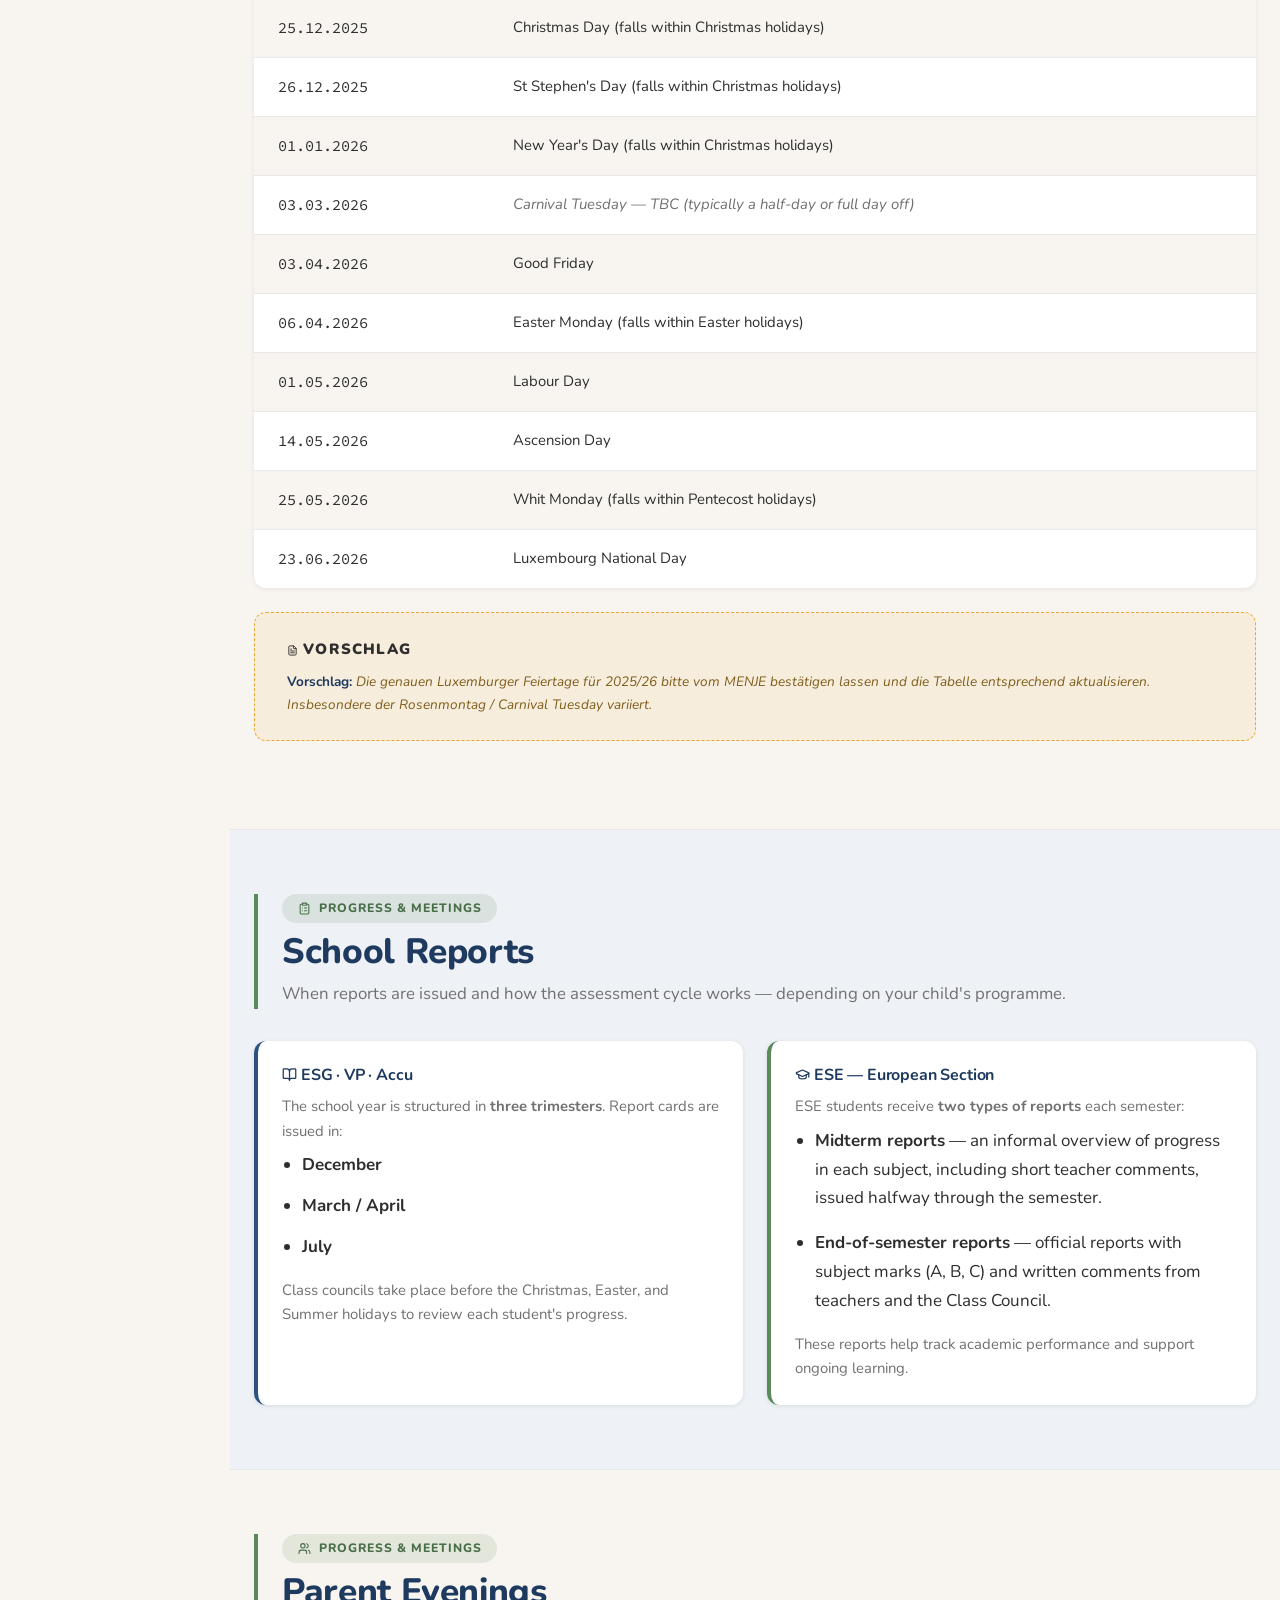
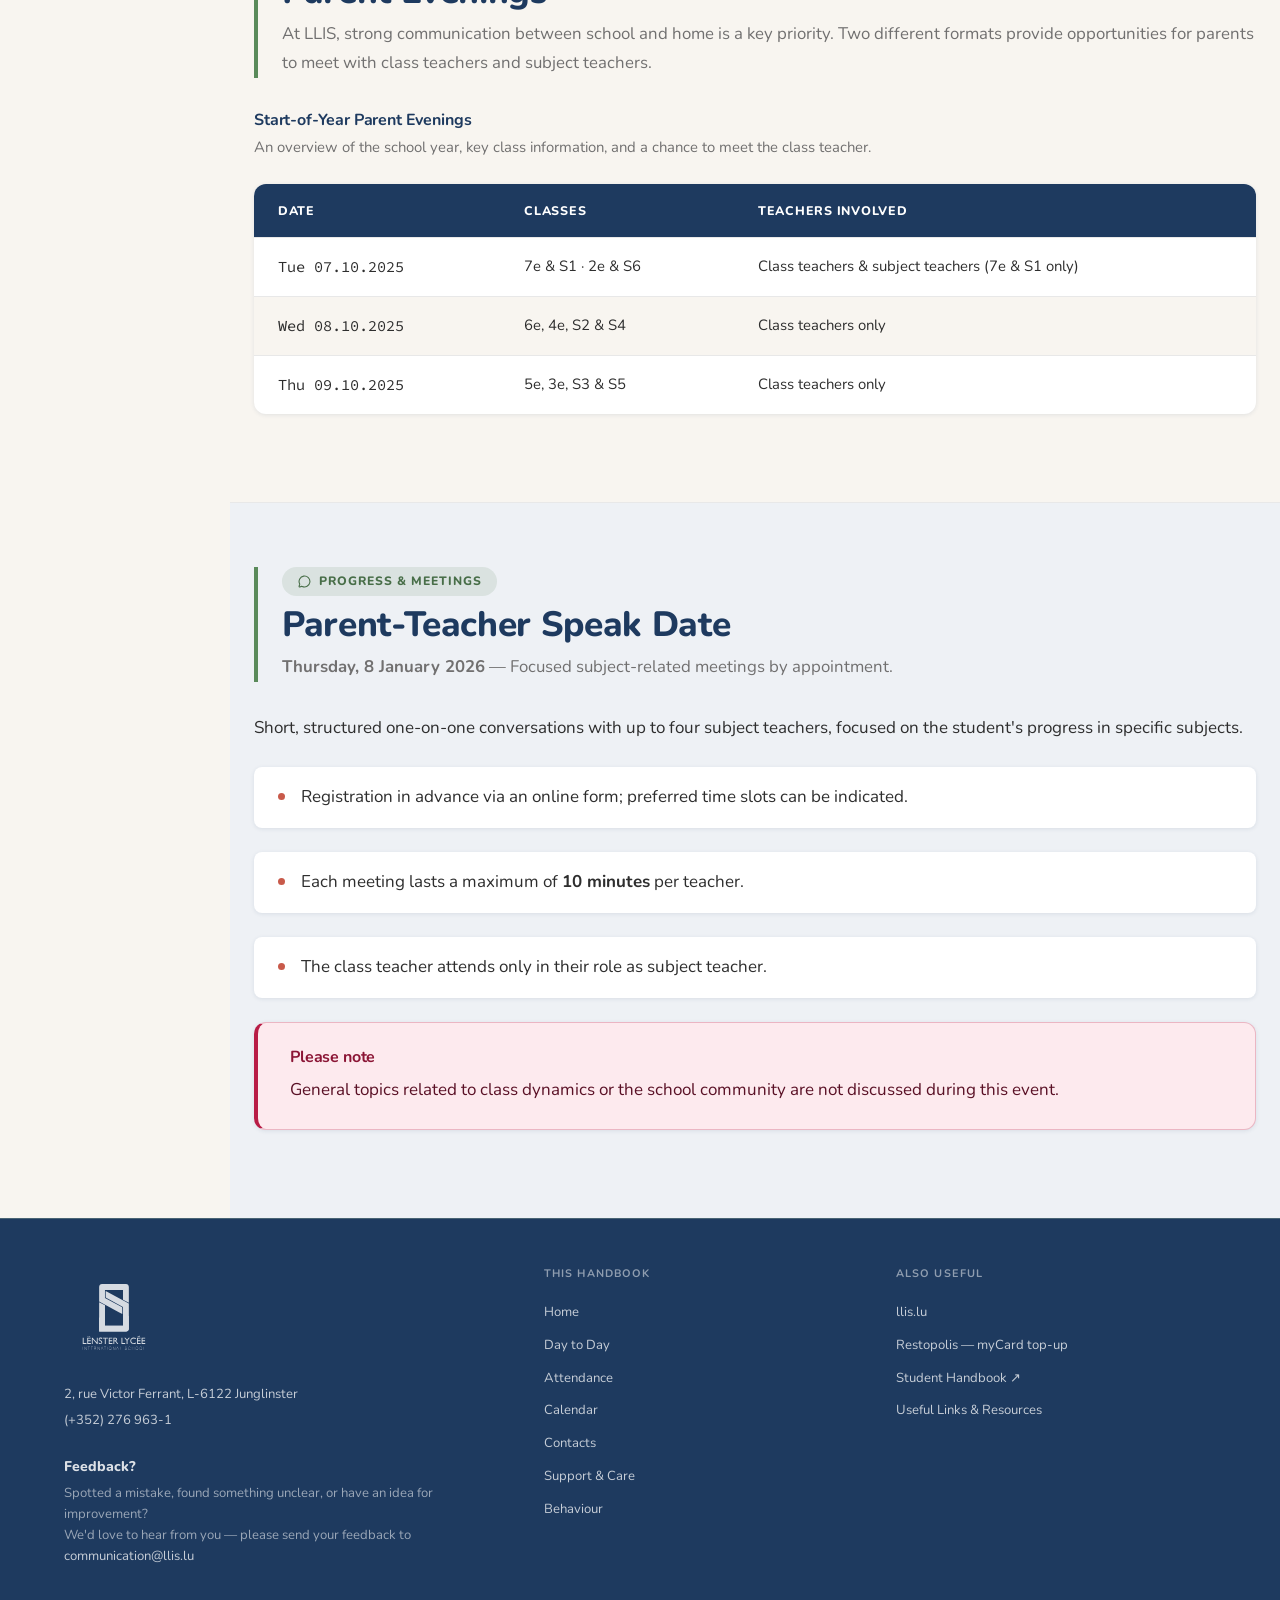
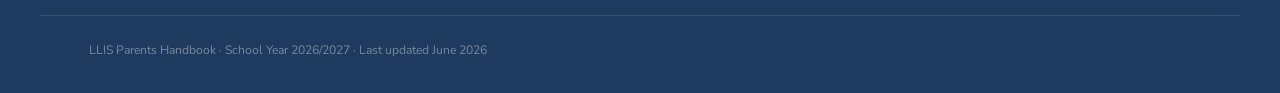
<file: calendar.html>
<!DOCTYPE html>
<html lang="en">
<head>
<meta charset="UTF-8">
<meta name="viewport" content="width=device-width, initial-scale=1.0">
<title>Calendar | LLIS Parents Handbook 2026/27</title>
<meta name="description" content="School holidays, key dates and the school calendar for LLIS 2026/27.">
<link rel="preconnect" href="https://fonts.googleapis.com">
<link rel="preconnect" href="https://fonts.gstatic.com" crossorigin>
<link href="https://fonts.googleapis.com/css2?family=Nunito:wght@400;700;800;900&family=Source+Code+Pro:wght@500;600&display=swap" rel="stylesheet">
<link rel="stylesheet" href="styles.css">
</head>
<body>

<header class="site-header">
  <nav class="nav">
    <a href="index.html" class="nav__brand">
      Parents Handbook 2026/27
    </a>
    <button class="nav__toggle" aria-label="Toggle navigation" aria-expanded="false"><span></span></button>
    <ul class="nav__links">
      <li><span><a href="index.html">Home</a></span></li>
      <li><span><a href="schulalltag.html">Day to Day</a></span></li>
      <li><span><a href="attendance.html">Attendance</a></span></li>
      <li><span><a href="calendar.html" aria-current="page" class="is-active">Calendar</a></span></li>
      <li><span><a href="contacts.html">Contacts</a></span></li>
      <li><span><a href="support.html">Support &amp; Care</a></span></li>
      <li><span><a href="behaviour.html">Behaviour</a></span></li>
    </ul>
    <a href="../Welcome%20Package%20LLIS%20Students/Welcome%20Package%20LLIS%20Students/LLIS-Welcome-Site/index.html" target="_blank" class="nav__cta no-print">Student Handbook ↗</a>
  </nav>
</header>

<section class="page-intro">
  <div class="container" style="padding-top: var(--space-3xl); padding-bottom: var(--space-2xl);">
    <p class="eyebrow"><i data-lucide="calendar"></i> Calendar</p>
    <h1>School Calendar 2026/27</h1>
    <p class="lead">School holidays, parent evenings, report card dates, and other key dates for the school year. Always check WebUntis for the latest updates.</p>
  </div>
</section>

<div class="page-layout">
  <nav class="sidenav no-print" aria-label="Jump to section">
    <a href="#holidays" class="sidenav__home">Calendar</a>
    <span class="sidenav__group"><i data-lucide="calendar"></i> School Year</span>
    <a href="#holidays">School Holidays</a>
    <a href="#key-dates">Key Dates</a>
    <a href="#public-holidays">Public Holidays</a>
    <span class="sidenav__group"><i data-lucide="clipboard-list"></i> Progress &amp; Meetings</span>
    <a href="#school-reports">School Reports</a>
    <a href="#parent-evenings">Parent Evenings</a>
    <a href="#speak-date">Speak Date</a>
  </nav>

<main>

  <!-- ════════════ SCHOOL HOLIDAYS ════════════ -->
  <section id="holidays" class="section">
    <div class="container">
      <div class="section-head accent-bar accent-bar--practical">
        <p class="tag tag--practical"><i data-lucide="calendar"></i> School Holidays</p>
        <h2>School Holidays 2026/27</h2>
        <p class="lead">These are the official school holiday periods. Public holidays are separate — they will appear on WebUntis. Always check WebUntis for the exact first and last day of each period.</p>
      </div>

      <div class="holiday-list">
        <div class="holiday-item">
          <div class="holiday-date">31.10 – 08.11</div>
          <div>
            <div class="holiday-name">All Saints' Holidays</div>
            <div class="holiday-note">Autumn break for all students and teachers.</div>
          </div>
        </div>
        <div class="holiday-item">
          <div class="holiday-date">19.12 – 03.01</div>
          <div>
            <div class="holiday-name">Christmas Holidays <i data-lucide="tree-pine"></i></div>
            <div class="holiday-note">Two weeks over Christmas and New Year. School resumes 04.01.</div>
          </div>
        </div>
        <div class="holiday-item">
          <div class="holiday-date">07.02 – 22.02</div>
          <div>
            <div class="holiday-name">Carnival Break — Students</div>
            <div class="holiday-note">Students only (except S7 &amp; 1re, who have PreBac exams 02–13.02). Two-week carnival break.</div>
          </div>
        </div>
        <div class="holiday-item">
          <div class="holiday-date">14.02 – 22.02</div>
          <div>
            <div class="holiday-name">Carnival Break — All</div>
            <div class="holiday-note">School fully closed for all students and pedagogical staff from 14 February.</div>
          </div>
        </div>
        <div class="holiday-item">
          <div class="holiday-date">27.03 – 11.04</div>
          <div>
            <div class="holiday-name">Easter Holidays <i data-lucide="egg"></i></div>
            <div class="holiday-note">Two-week spring break for all students and teachers.</div>
          </div>
        </div>
        <div class="holiday-item">
          <div class="holiday-date">23.05 – 31.05</div>
          <div>
            <div class="holiday-name">Pentecost Holidays <i data-lucide="sun"></i></div>
            <div class="holiday-note">All students. S7 written Bac exams take place 01–12.06 (after Pentecost).</div>
          </div>
        </div>
        <div class="holiday-item">
          <div class="holiday-date">09.07</div>
          <div>
            <div class="holiday-name">Last Day of School <i data-lucide="graduation-cap"></i></div>
            <div class="holiday-note">Official last day of the school year for secondary students.</div>
          </div>
        </div>
      </div>
    </div>
  </section>

  <!-- ════════════ KEY DATES ════════════ -->
  <section id="key-dates" class="section section--alt">
    <div class="container">
      <div class="section-head accent-bar accent-bar--values">
        <p class="tag tag--values"><i data-lucide="clipboard-list"></i> Key Dates</p>
        <h2>Key Dates for Parents</h2>
        <p class="lead">Parent evenings, report card distribution, school events, and other important dates for 2026/27.</p>
      </div>

      <div class="callout callout--info">
        <h4>Always check WebUntis for updates</h4>
        <p>Some dates may still be subject to change (TBC), and additional information will be shared in due time for all major school events. Check WebUntis regularly for class-specific updates.</p>
      </div>

      <div class="table-wrap mt-lg">
        <table>
          <thead><tr><th>Date</th><th>Event</th><th>Who</th></tr></thead>
          <tbody>
            <tr><td class="mono">16.09.2025</td><td>First day — S1, S7, 7P, Accu, 1re</td><td>S1, S7, 7P, Accu, 1re</td></tr>
            <tr><td class="mono">17.09.2025</td><td>First day — ESG, ESE, VP</td><td>ESG, ESE, VP</td></tr>
            <tr><td class="mono">05.10.2025</td><td>S7 Bac option choices deadline</td><td>S7</td></tr>
            <tr><td class="mono">07.10.2025</td><td>Parents Evening — S1, 7P, Accu &amp; S6 (class teachers + subject teachers for S1 &amp; 7P)</td><td>S1, S6, 7P, Accu parents</td></tr>
            <tr><td class="mono">08.10.2025</td><td>Parents Evening — 6e, 4e, 2e, S2 &amp; S4 (class teachers only)</td><td>S2, S4, 6e, 4e, 2e parents</td></tr>
            <tr><td class="mono">09.10.2025</td><td>Parents Evening — 5e, 3e, S3 &amp; S5 (class teachers only)</td><td>S3, S5, 5e, 3e parents</td></tr>
            <tr><td class="mono">08.01.2026</td><td>Parents-Teacher Speak Date — short 1-on-1 meetings with up to 4 subject teachers (by appointment, max 10 min per teacher)</td><td>All parents</td></tr>
            <tr><td class="mono">14.01.2026</td><td>Parents Evening S2 &amp; 6P — Planning Familial</td><td>S2, 6P parents</td></tr>
            <tr><td class="mono">06.02.2026</td><td>Last day of 1st semester (all classes except S7 &amp; 1re)</td><td>Most students</td></tr>
            <tr><td class="mono">27.02.2026</td><td>Open Day — visit the school in action</td><td>All, prospective families</td></tr>
            <tr><td class="mono">19.03.2026</td><td>Choice Evening — S3 &amp; S5 option selection</td><td>S3, S5 &amp; parents</td></tr>
            <tr><td class="mono">04.07.2026</td><td>Graduation Ceremony (S7 &amp; 1re)</td><td>S7, 1re &amp; families</td></tr>
            <tr><td class="mono">09.07.2026</td><td>Last Day of School + School Festival</td><td>All students</td></tr>
          </tbody>
        </table>
      </div>

      <div style="margin-top:var(--space-md); padding: 10px var(--space-lg); background:rgba(45,82,130,.05); border-radius:var(--radius-md); border:1px solid rgba(45,82,130,.12);">
        <p style="font-size:.78rem; color:var(--slate); margin:0; line-height:1.7;">
          <strong style="color:var(--midnight);">Legend:</strong>&ensp;
          <strong>ESE</strong> — Enseignement Secondaire Européen &ensp;·&ensp;
          <strong>ESG</strong> — Enseignement Secondaire Général &ensp;·&ensp;
          <strong>VP</strong> — Voie de Préparation &ensp;·&ensp;
          <strong>FP</strong> — Formation Professionnelle &ensp;·&ensp;
          <strong>Accu</strong> — Classes d'Accueil
        </p>
      </div>

    </div>
  </section>

  <!-- ════════════ PUBLIC HOLIDAYS ════════════ -->
  <section id="public-holidays" class="section">
    <div class="container">
      <div class="section-head accent-bar accent-bar--practical">
        <p class="tag tag--practical"><i data-lucide="flag"></i> Public Holidays</p>
        <h2>Public Holidays</h2>
        <p class="lead">Luxembourg public holidays falling on school days are non-teaching days. They appear automatically on WebUntis and are separate from the school holiday periods above.</p>
      </div>

      <div class="table-wrap">
        <table>
          <thead><tr><th>Date</th><th>Public Holiday</th></tr></thead>
          <tbody>
            <tr><td class="mono">01.11.2025</td><td>All Saints' Day (falls within All Saints' holidays)</td></tr>
            <tr><td class="mono">25.12.2025</td><td>Christmas Day (falls within Christmas holidays)</td></tr>
            <tr><td class="mono">26.12.2025</td><td>St Stephen's Day (falls within Christmas holidays)</td></tr>
            <tr><td class="mono">01.01.2026</td><td>New Year's Day (falls within Christmas holidays)</td></tr>
            <tr><td class="mono">03.03.2026</td><td style="color:var(--slate);font-style:italic;">Carnival Tuesday — TBC (typically a half-day or full day off)</td></tr>
            <tr><td class="mono">03.04.2026</td><td>Good Friday</td></tr>
            <tr><td class="mono">06.04.2026</td><td>Easter Monday (falls within Easter holidays)</td></tr>
            <tr><td class="mono">01.05.2026</td><td>Labour Day</td></tr>
            <tr><td class="mono">14.05.2026</td><td>Ascension Day</td></tr>
            <tr><td class="mono">25.05.2026</td><td>Whit Monday (falls within Pentecost holidays)</td></tr>
            <tr><td class="mono">23.06.2026</td><td>Luxembourg National Day</td></tr>
          </tbody>
        </table>
      </div>

      <div class="editorial mt-lg">
        <p class="editorial__label"><i data-lucide="file-text"></i> Vorschlag</p>
        <div class="editorial__suggestion" style="border-top:none; margin-top:0; padding-top:0;">
          <strong>Vorschlag:</strong> Die genauen Luxemburger Feiertage für 2025/26 bitte vom MENJE bestätigen lassen und die Tabelle entsprechend aktualisieren. Insbesondere der Rosenmontag / Carnival Tuesday variiert.
        </div>
      </div>
    </div>
  </section>

  <!-- ════════════ SCHOOL REPORTS ════════════ -->
  <section id="school-reports" class="section section--alt">
    <div class="container">
      <div class="section-head accent-bar accent-bar--support">
        <p class="tag tag--support"><i data-lucide="clipboard-list"></i> Progress &amp; Meetings</p>
        <h2>School Reports</h2>
        <p class="lead">When reports are issued and how the assessment cycle works — depending on your child's programme.</p>
      </div>

      <div class="grid-cards--2">
        <div class="info-card info-card--practical">
          <h4><i data-lucide="book-open"></i> ESG · VP · Accu</h4>
          <p>The school year is structured in <strong>three trimesters</strong>. Report cards are issued in:</p>
          <ul style="margin-top:var(--space-sm); padding-left:1.2em; display:grid; gap:4px;">
            <li><strong>December</strong></li>
            <li><strong>March / April</strong></li>
            <li><strong>July</strong></li>
          </ul>
          <p style="margin-top:var(--space-md);">Class councils take place before the Christmas, Easter, and Summer holidays to review each student's progress.</p>
        </div>
        <div class="info-card info-card--support">
          <h4><i data-lucide="graduation-cap"></i> ESE — European Section</h4>
          <p>ESE students receive <strong>two types of reports</strong> each semester:</p>
          <ul style="margin-top:var(--space-sm); padding-left:1.2em; display:grid; gap:var(--space-sm);">
            <li><strong>Midterm reports</strong> — an informal overview of progress in each subject, including short teacher comments, issued halfway through the semester.</li>
            <li><strong>End-of-semester reports</strong> — official reports with subject marks (A, B, C) and written comments from teachers and the Class Council.</li>
          </ul>
          <p style="margin-top:var(--space-md);">These reports help track academic performance and support ongoing learning.</p>
        </div>
      </div>
    </div>
  </section>

  <!-- ════════════ PARENT EVENINGS ════════════ -->
  <section id="parent-evenings" class="section">
    <div class="container">
      <div class="section-head accent-bar accent-bar--support">
        <p class="tag tag--support"><i data-lucide="users"></i> Progress &amp; Meetings</p>
        <h2>Parent Evenings</h2>
        <p class="lead">At LLIS, strong communication between school and home is a key priority. Two different formats provide opportunities for parents to meet with class teachers and subject teachers.</p>
      </div>

      <h4 style="margin-bottom:var(--space-xs);">Start-of-Year Parent Evenings</h4>
      <p style="color:var(--slate); font-size:.93rem; margin-bottom:var(--space-md);">An overview of the school year, key class information, and a chance to meet the class teacher.</p>
      <div class="table-wrap">
        <table>
          <thead><tr><th>Date</th><th>Classes</th><th>Teachers involved</th></tr></thead>
          <tbody>
            <tr>
              <td class="mono">Tue 07.10.2025</td>
              <td>7e &amp; S1 · 2e &amp; S6</td>
              <td>Class teachers &amp; subject teachers (7e &amp; S1 only)</td>
            </tr>
            <tr>
              <td class="mono">Wed 08.10.2025</td>
              <td>6e, 4e, S2 &amp; S4</td>
              <td>Class teachers only</td>
            </tr>
            <tr>
              <td class="mono">Thu 09.10.2025</td>
              <td>5e, 3e, S3 &amp; S5</td>
              <td>Class teachers only</td>
            </tr>
          </tbody>
        </table>
      </div>
    </div>
  </section>

  <!-- ════════════ SPEAK DATE ════════════ -->
  <section id="speak-date" class="section section--alt">
    <div class="container">
      <div class="section-head accent-bar accent-bar--support">
        <p class="tag tag--support"><i data-lucide="message-circle"></i> Progress &amp; Meetings</p>
        <h2>Parent-Teacher Speak Date</h2>
        <p class="lead"><strong>Thursday, 8 January 2026</strong> — Focused subject-related meetings by appointment.</p>
      </div>

      <p>Short, structured one-on-one conversations with up to four subject teachers, focused on the student's progress in specific subjects.</p>
      <ul class="icon-list mt-lg">
        <li><span>Registration in advance via an online form; preferred time slots can be indicated.</span></li>
        <li><span>Each meeting lasts a maximum of <strong>10 minutes</strong> per teacher.</span></li>
        <li><span>The class teacher attends only in their role as subject teacher.</span></li>
      </ul>
      <div class="callout callout--note mt-lg">
        <h4>Please note</h4>
        <p>General topics related to class dynamics or the school community are not discussed during this event.</p>
      </div>
    </div>
  </section>

</main>
</div>

<footer class="site-footer no-print">
  <div class="container">
    <div>
      <div class="site-footer__brand"><img src="LLIS-logo.svg" alt="LLIS" class="footer-logo-img"></div>
      <p style="margin-top:8px;"><a href="https://goo.gl/maps/PRqkXg4hNn3aJetQA" target="_blank" rel="noopener">2, rue Victor Ferrant, L-6122 Junglinster</a></p>
      <p style="margin-top:4px;"><a href="tel:+352276963-1">(+352) 276 963-1</a></p>
      <div style="margin-top:var(--space-lg);">
      <p style="font-size:.88rem; font-weight:800; color:rgba(255,255,255,.85); margin-bottom:4px;">Feedback?</p>
      <p style="font-size:.82rem; color:rgba(255,255,255,.55); line-height:1.6;">Spotted a mistake, found something unclear, or have an idea for improvement?<br>We'd love to hear from you — please send your feedback to <a href="mailto:communication@llis.lu" style="color:rgba(255,255,255,.75);">communication@llis.lu</a></p>
    </div>
    </div>
    <div>
      <h4>This handbook</h4>
      <ul>
        <li><span><a href="index.html">Home</a></span></li>
        <li><span><a href="schulalltag.html">Day to Day</a></span></li>
        <li><span><a href="attendance.html">Attendance</a></span></li>
        <li><span><a href="calendar.html">Calendar</a></span></li>
        <li><span><a href="contacts.html">Contacts</a></span></li>
        <li><span><a href="support.html">Support &amp; Care</a></span></li>
        <li><span><a href="behaviour.html">Behaviour</a></span></li>
      </ul>
    </div>
    <div>
      <h4>Also useful</h4>
      <ul>
        <li><span><a href="https://www.llis.lu" target="_blank" rel="noopener">llis.lu</a></span></li>
        <li><span><a href="https://www.restopolis.lu" target="_blank" rel="noopener">Restopolis — myCard top-up</a></span></li>
        <li><span><a href="../Welcome%20Package%20LLIS%20Students/Welcome%20Package%20LLIS%20Students/LLIS-Welcome-Site/index.html" target="_blank">Student Handbook ↗</a></span></li>
        <li><span><a href="contacts.html#useful-links">Useful Links &amp; Resources</a></span></li>
      </ul>
    </div>
  </div>
  <div class="site-footer__bottom container">
    LLIS Parents Handbook · School Year 2026/2027 · Last updated June 2026
  </div>
</footer>

<a href="#" class="to-top no-print" aria-label="Back to top">↑</a>
<script src="lucide.min.js"></script>
  <script src="script.js"></script>
</body>
</html>
</file>
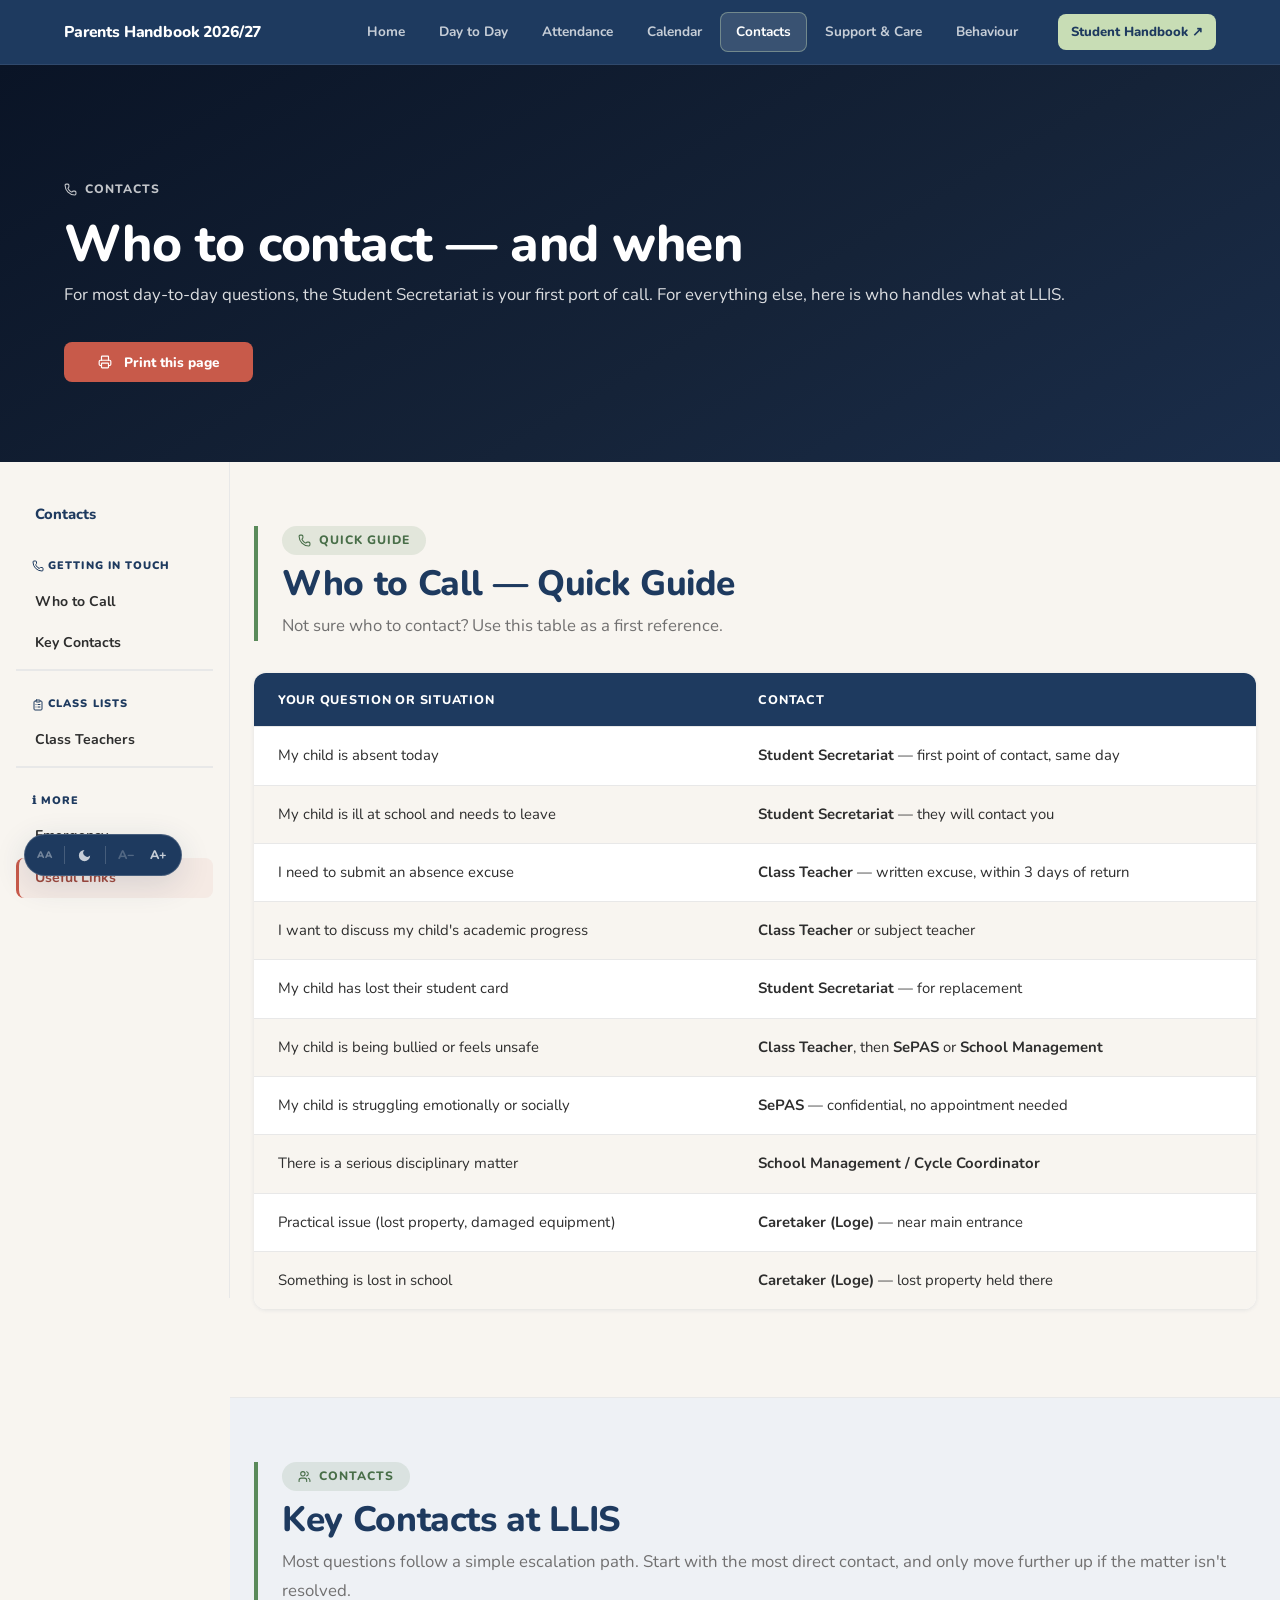
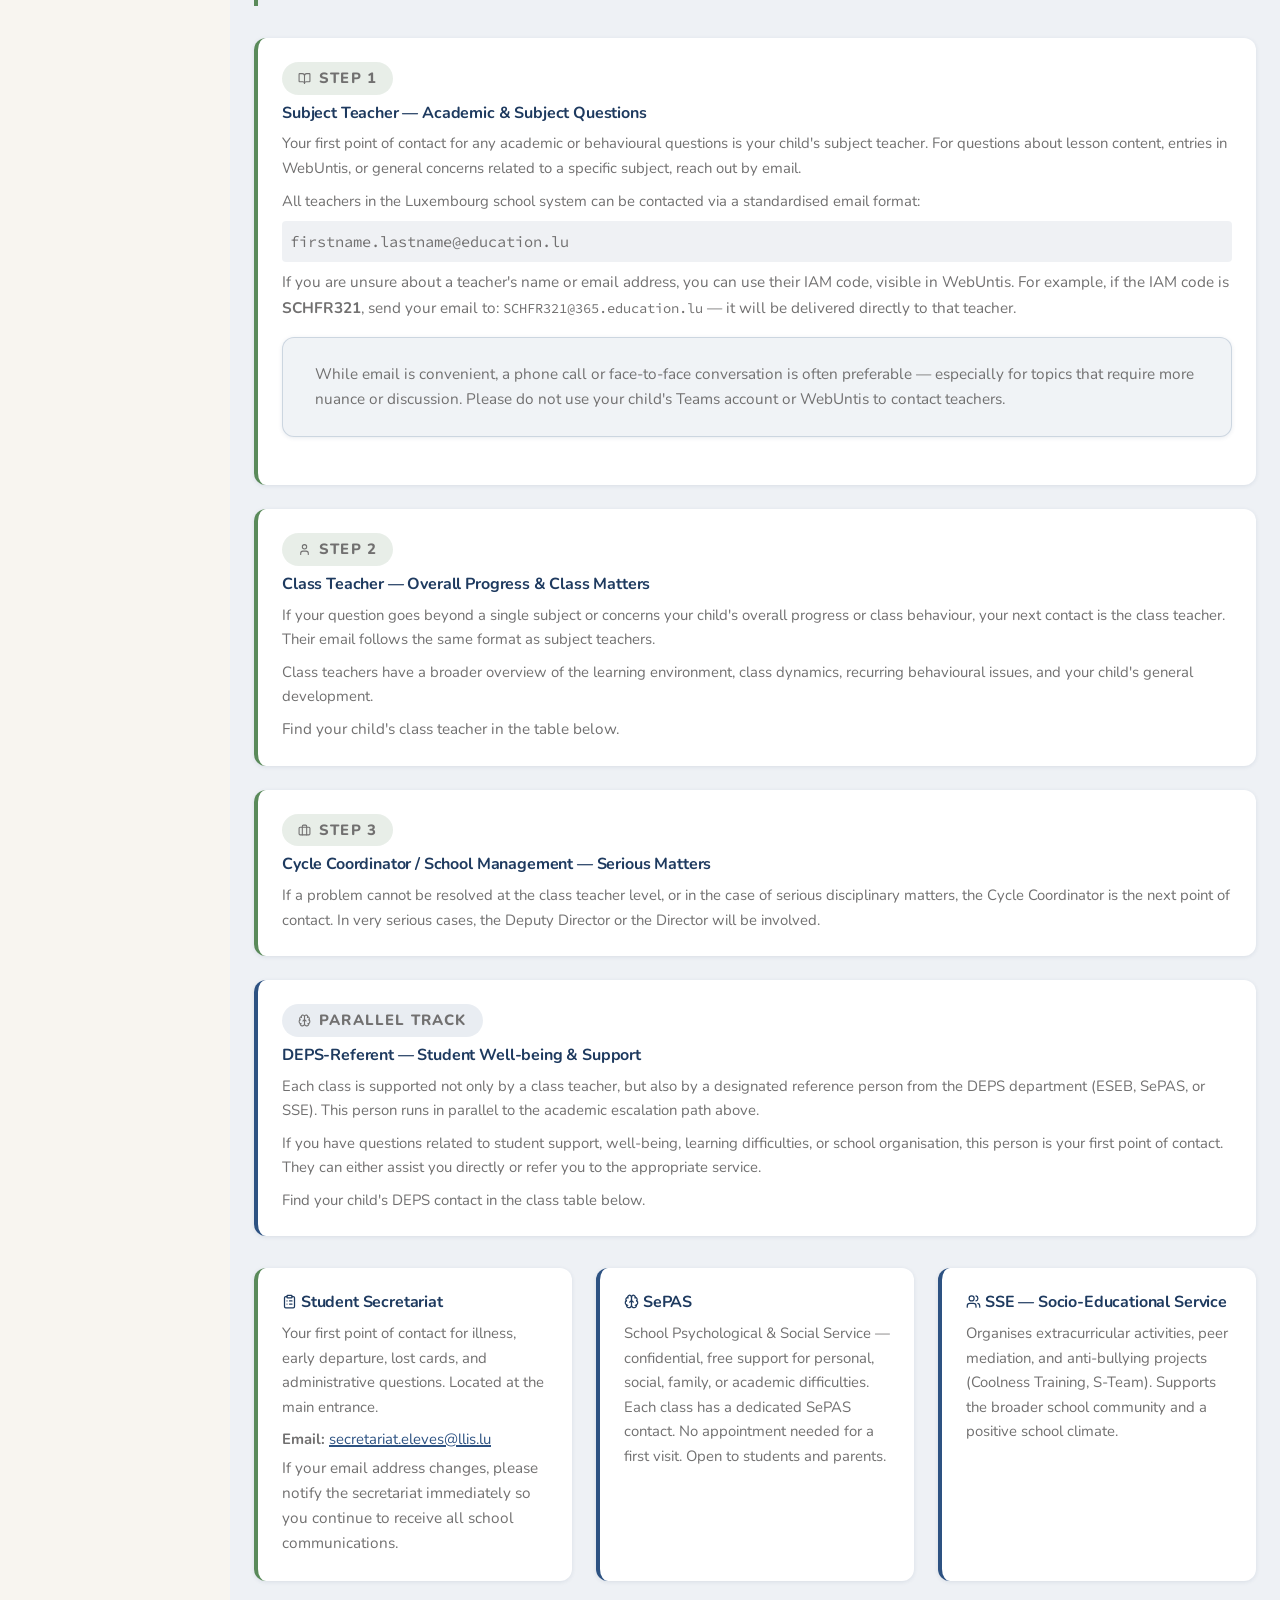
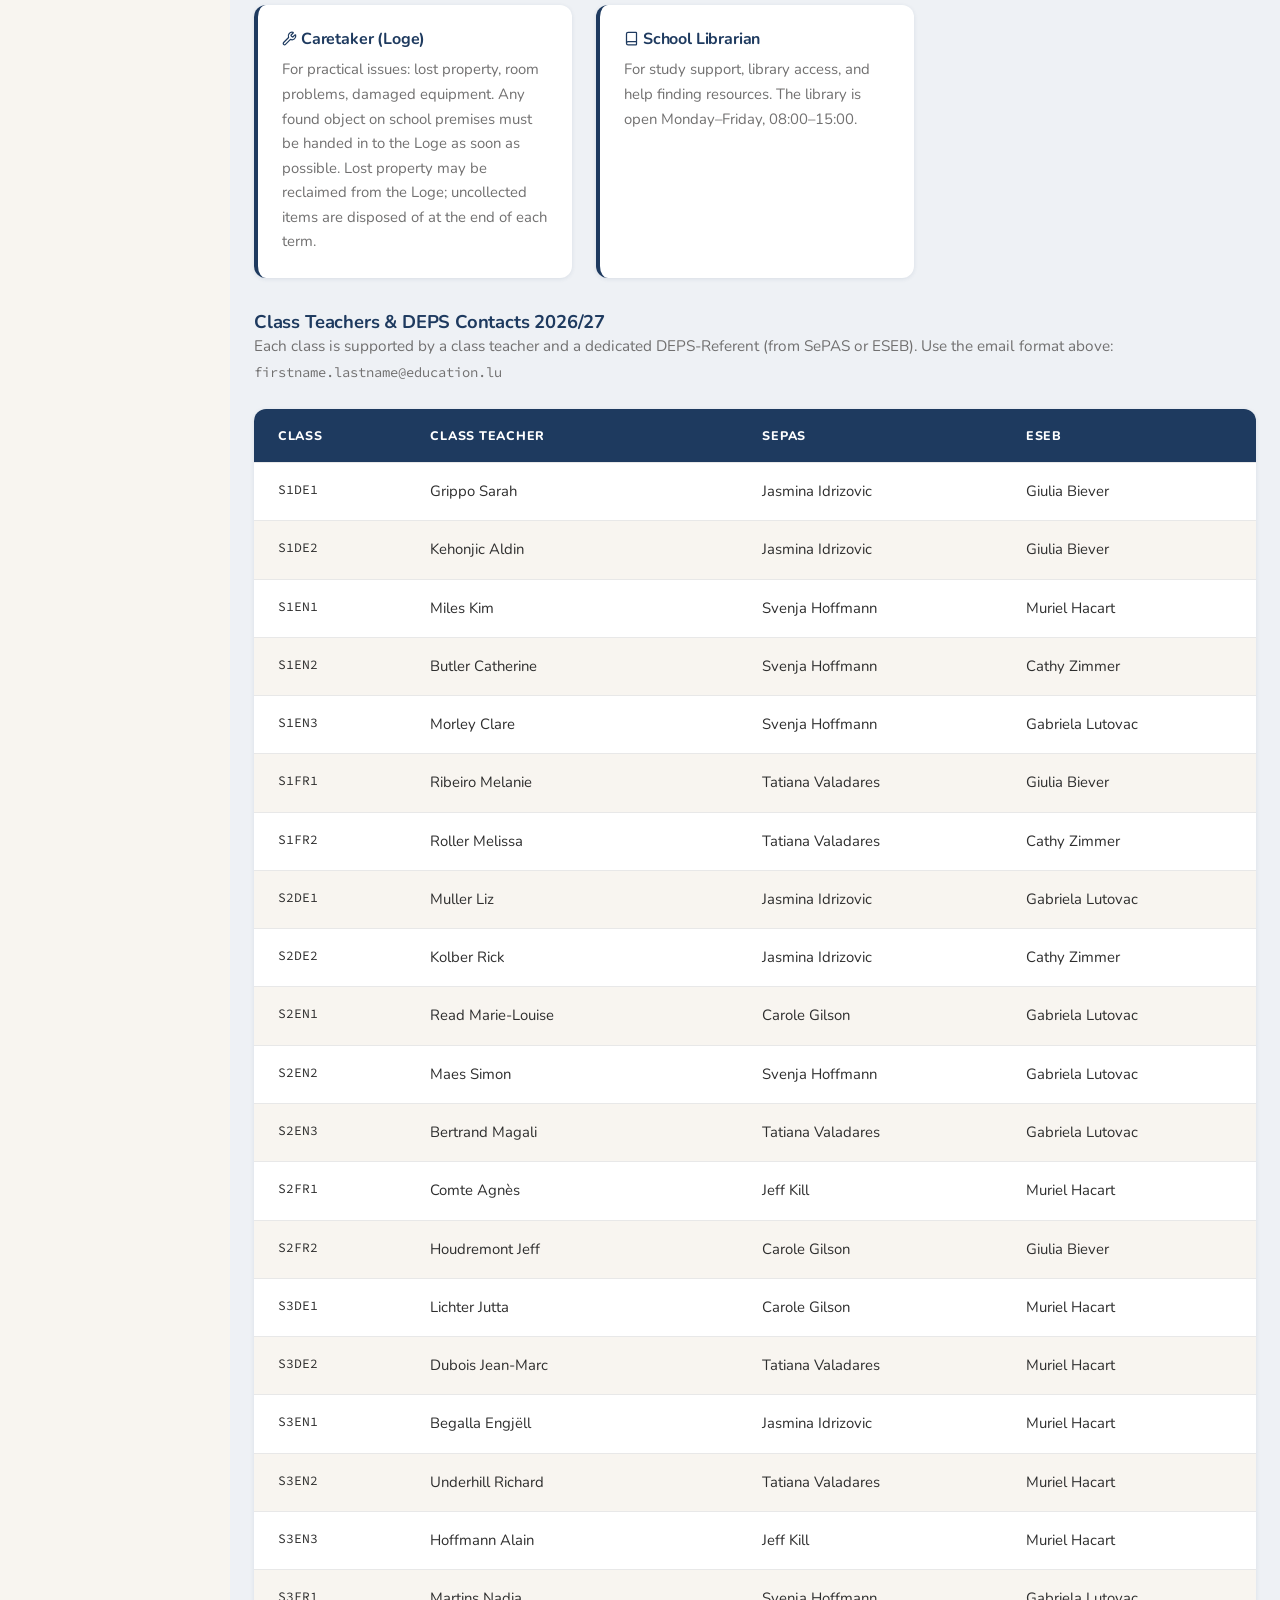
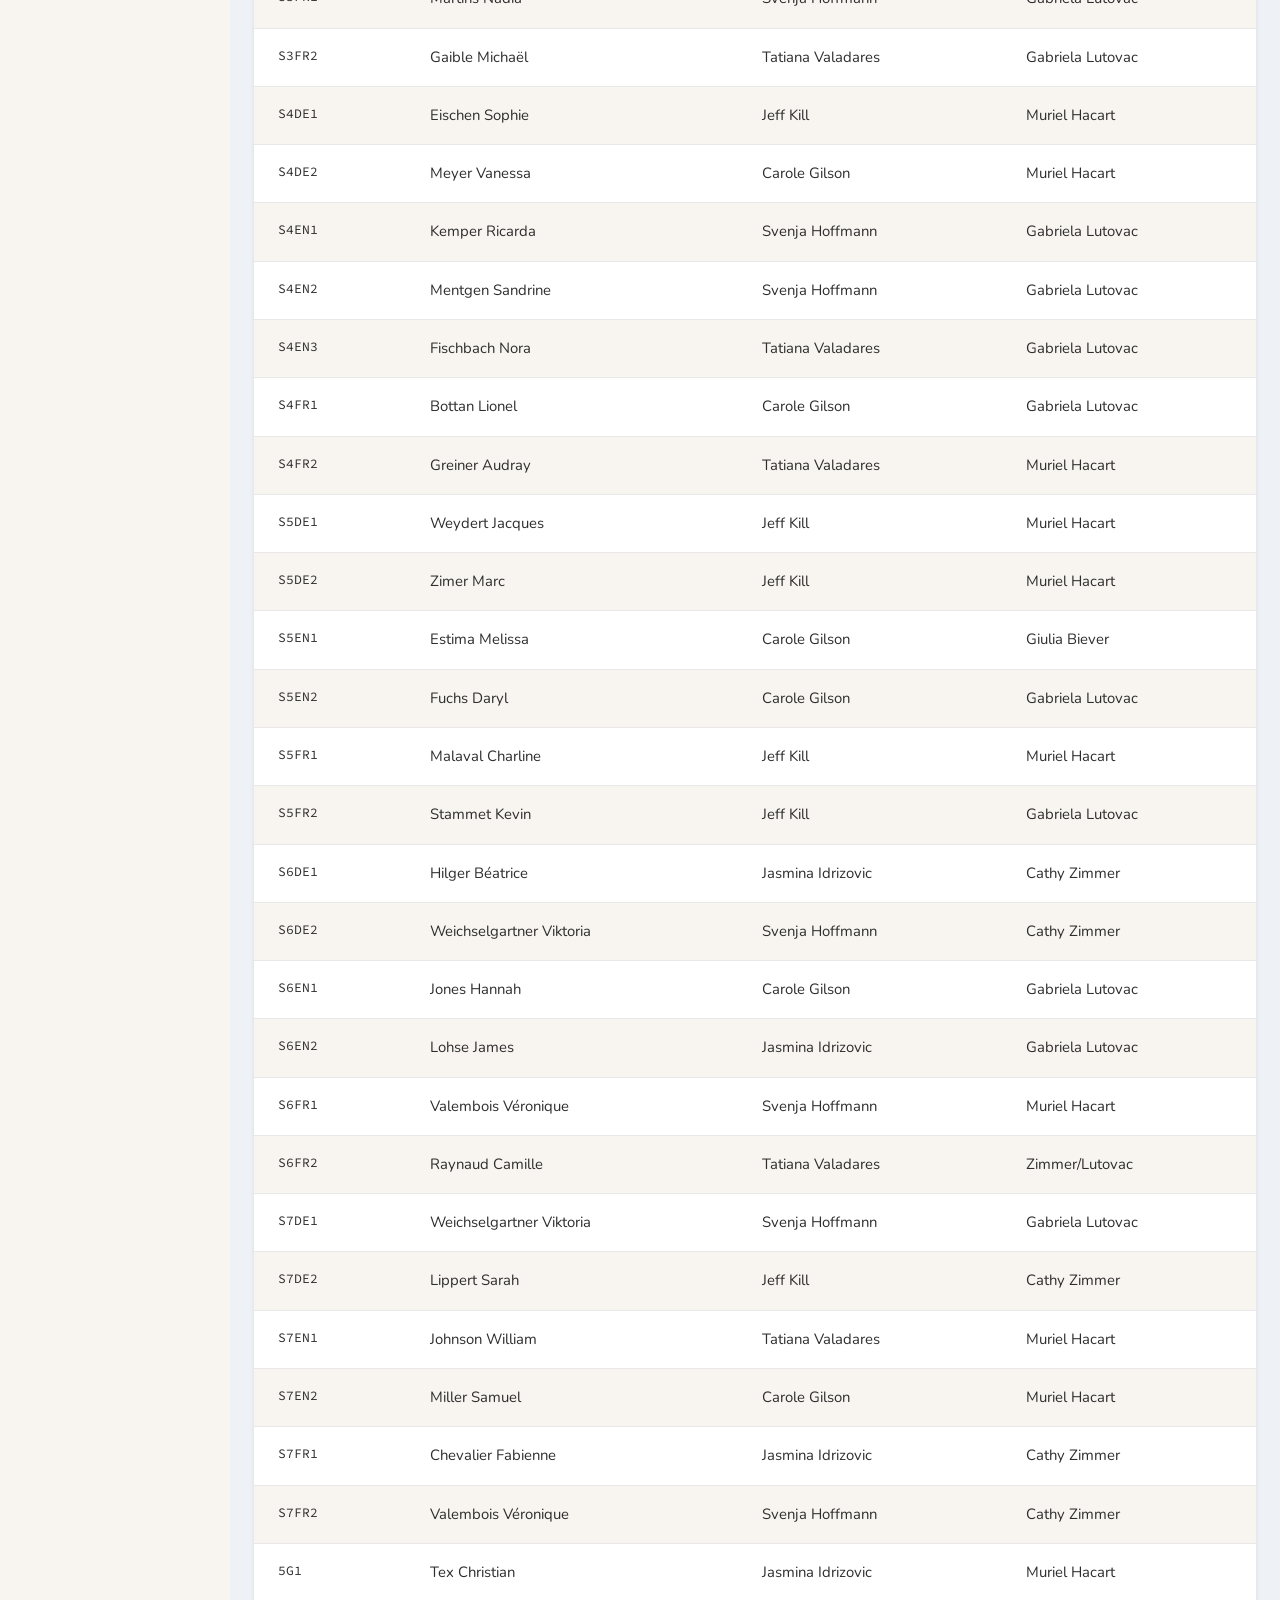
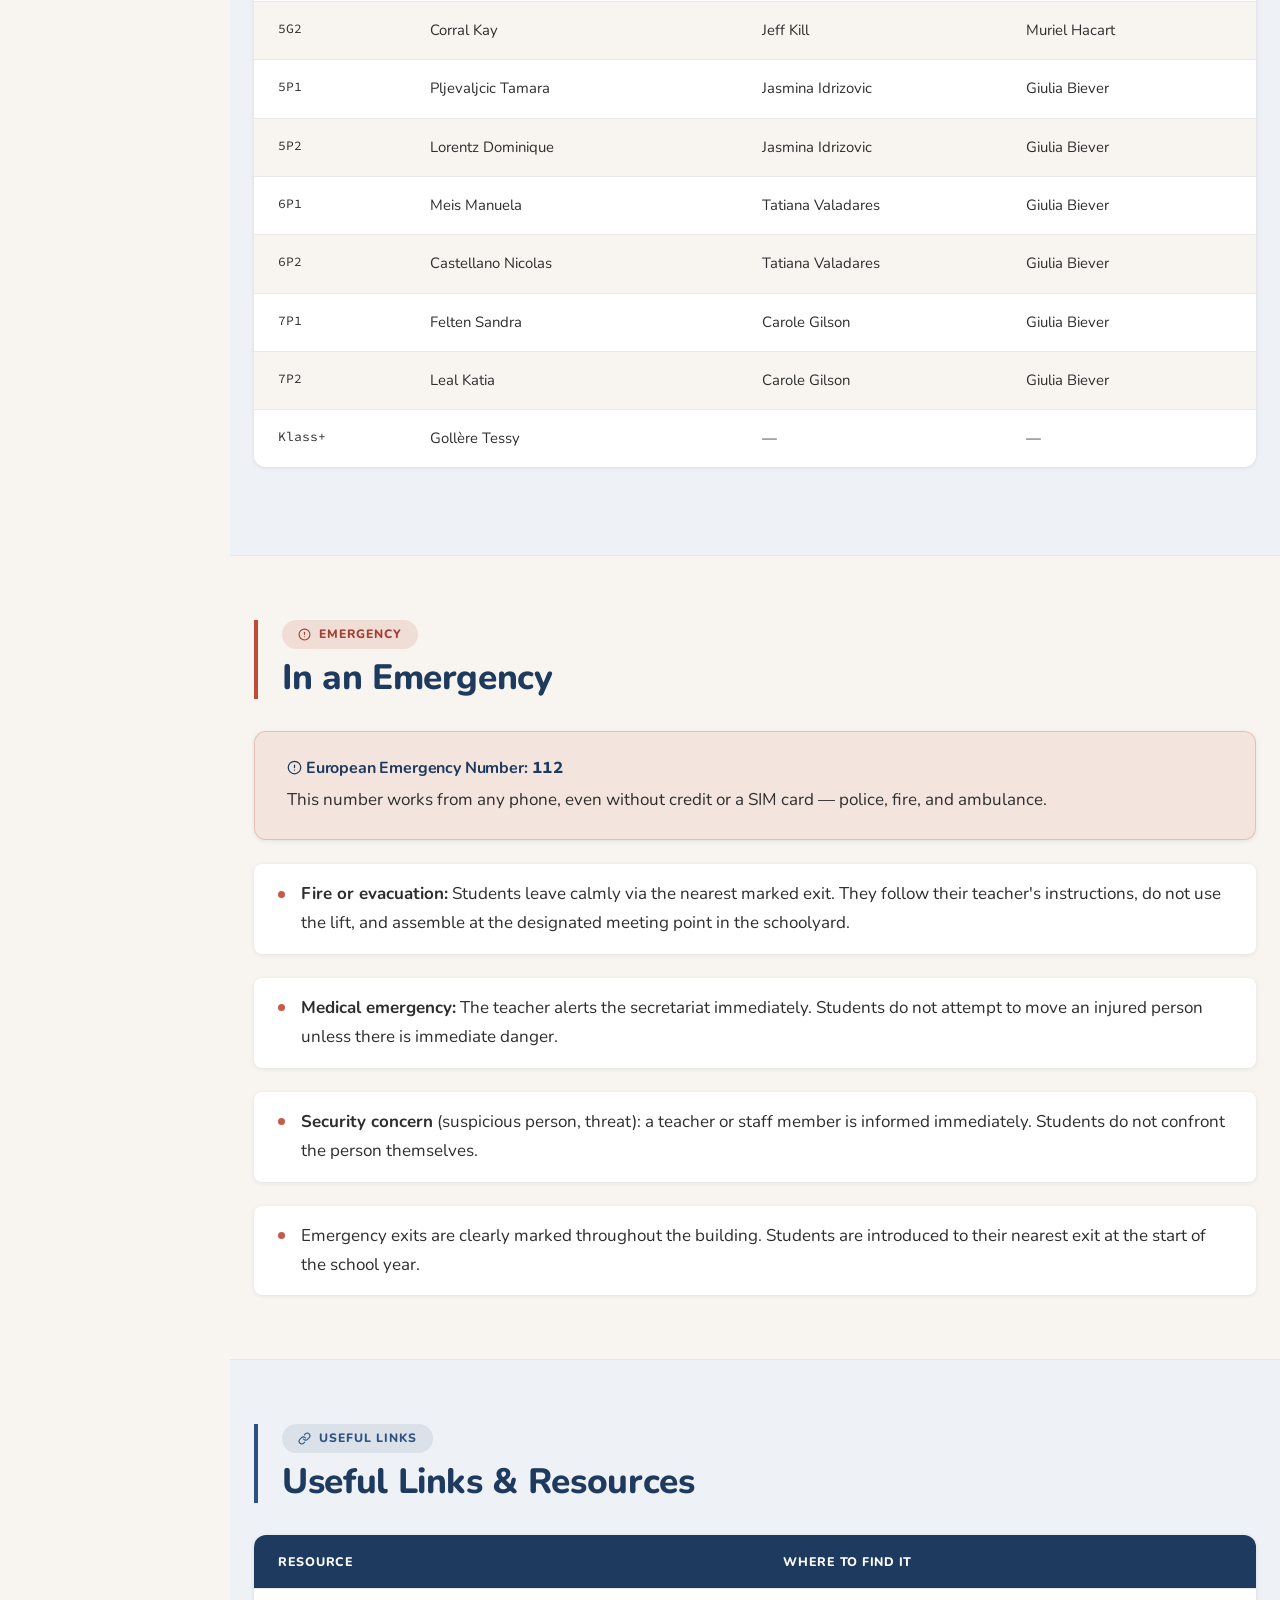
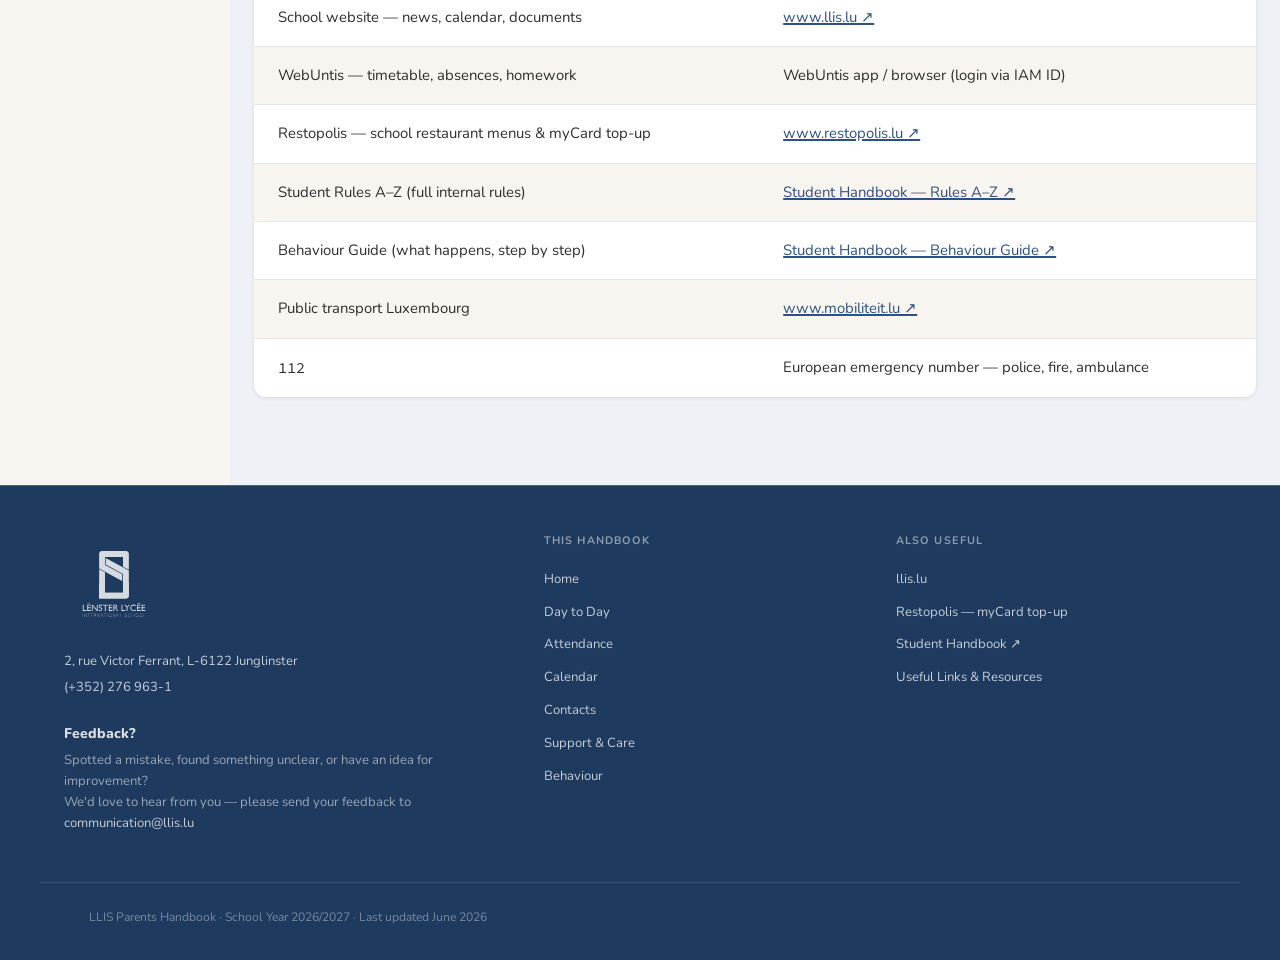
<file: contacts.html>
<!DOCTYPE html>
<html lang="en">
<head>
<meta charset="UTF-8">
<meta name="viewport" content="width=device-width, initial-scale=1.0">
<title>Contacts | LLIS Parents Handbook 2026/27</title>
<meta name="description" content="Key contacts at LLIS — who to call, when to call them.">
<link rel="preconnect" href="https://fonts.googleapis.com">
<link rel="preconnect" href="https://fonts.gstatic.com" crossorigin>
<link href="https://fonts.googleapis.com/css2?family=Nunito:wght@400;700;800;900&family=Source+Code+Pro:wght@500;600&display=swap" rel="stylesheet">
<link rel="stylesheet" href="styles.css">
</head>
<body>

<header class="site-header">
  <nav class="nav">
    <a href="index.html" class="nav__brand">
      Parents Handbook 2026/27
    </a>
    <button class="nav__toggle" aria-label="Toggle navigation" aria-expanded="false"><span></span></button>
    <ul class="nav__links">
      <li><span><a href="index.html">Home</a></span></li>
      <li><span><a href="schulalltag.html">Day to Day</a></span></li>
      <li><span><a href="attendance.html">Attendance</a></span></li>
      <li><span><a href="calendar.html">Calendar</a></span></li>
      <li><span><a href="contacts.html" aria-current="page" class="is-active">Contacts</a></span></li>
      <li><span><a href="support.html">Support &amp; Care</a></span></li>
      <li><span><a href="behaviour.html">Behaviour</a></span></li>
    </ul>
    <a href="../Welcome%20Package%20LLIS%20Students/Welcome%20Package%20LLIS%20Students/LLIS-Welcome-Site/index.html" target="_blank" class="nav__cta no-print">Student Handbook ↗</a>
  </nav>
</header>

<section class="page-intro">
  <div class="container" style="padding-top: var(--space-3xl); padding-bottom: var(--space-2xl);">
    <p class="eyebrow"><i data-lucide="phone"></i> Contacts</p>
    <h1>Who to contact — and when</h1>
    <p class="lead">For most day-to-day questions, the Student Secretariat is your first port of call. For everything else, here is who handles what at LLIS.</p>
    <div style="margin-top: var(--space-xl);">
      <button class="btn btn--accent no-print" onclick="window.print()" style="font-size:.85rem; min-height:40px;"><i data-lucide="printer"></i> Print this page</button>
    </div>
  </div>
</section>

<div class="page-layout">
  <nav class="sidenav no-print" aria-label="Jump to section">
    <a href="#who-to-call" class="sidenav__home">Contacts</a>
    <span class="sidenav__group"><i data-lucide="phone"></i> Getting in Touch</span>
    <a href="#who-to-call">Who to Call</a>
    <a href="#key-contacts">Key Contacts</a>
    <span class="sidenav__group"><i data-lucide="clipboard-list"></i> Class Lists</span>
    <a href="#class-teachers">Class Teachers</a>
    <span class="sidenav__group">ℹ More</span>
    <a href="#emergency">Emergency</a>
    <a href="#useful-links">Useful Links</a>
  </nav>

<main>

  <!-- ════════════ WHO TO CALL ════════════ -->
  <section id="who-to-call" class="section">
    <div class="container">
      <div class="section-head accent-bar accent-bar--support">
        <p class="tag tag--support"><i data-lucide="phone"></i> Quick Guide</p>
        <h2>Who to Call — Quick Guide</h2>
        <p class="lead">Not sure who to contact? Use this table as a first reference.</p>
      </div>

      <div class="table-wrap">
        <table>
          <thead><tr><th>Your question or situation</th><th>Contact</th></tr></thead>
          <tbody>
            <tr><td>My child is absent today</td><td><strong>Student Secretariat</strong> — first point of contact, same day</td></tr>
            <tr><td>My child is ill at school and needs to leave</td><td><strong>Student Secretariat</strong> — they will contact you</td></tr>
            <tr><td>I need to submit an absence excuse</td><td><strong>Class Teacher</strong> — written excuse, within 3 days of return</td></tr>
            <tr><td>I want to discuss my child's academic progress</td><td><strong>Class Teacher</strong> or subject teacher</td></tr>
            <tr><td>My child has lost their student card</td><td><strong>Student Secretariat</strong> — for replacement</td></tr>
            <tr><td>My child is being bullied or feels unsafe</td><td><strong>Class Teacher</strong>, then <strong>SePAS</strong> or <strong>School Management</strong></td></tr>
            <tr><td>My child is struggling emotionally or socially</td><td><strong>SePAS</strong> — confidential, no appointment needed</td></tr>
            <tr><td>There is a serious disciplinary matter</td><td><strong>School Management / Cycle Coordinator</strong></td></tr>
            <tr><td>Practical issue (lost property, damaged equipment)</td><td><strong>Caretaker (Loge)</strong> — near main entrance</td></tr>
            <tr><td>Something is lost in school</td><td><strong>Caretaker (Loge)</strong> — lost property held there</td></tr>
          </tbody>
        </table>
      </div>
    </div>
  </section>

  <!-- ════════════ KEY CONTACTS ════════════ -->
  <section id="key-contacts" class="section section--alt">
    <div class="container">
      <div class="section-head accent-bar accent-bar--support">
        <p class="tag tag--support"><i data-lucide="users"></i> Contacts</p>
        <h2>Key Contacts at LLIS</h2>
        <p class="lead">Most questions follow a simple escalation path. Start with the most direct contact, and only move further up if the matter isn't resolved.</p>
      </div>

      <!-- Contact hierarchy -->
      <div style="display:flex; flex-direction:column; gap:var(--space-lg); margin-bottom:var(--space-xl);">

        <div class="info-card info-card--support" style="border-left-width:4px;">
          <p class="tag tag--support" style="margin-bottom:var(--space-sm);"><i data-lucide="book-open"></i> Step 1</p>
          <h4>Subject Teacher — Academic &amp; Subject Questions</h4>
          <p>Your first point of contact for any academic or behavioural questions is your child's subject teacher. For questions about lesson content, entries in WebUntis, or general concerns related to a specific subject, reach out by email.</p>
          <p style="margin-top:var(--space-sm);">All teachers in the Luxembourg school system can be contacted via a standardised email format:</p>
          <p style="margin-top:var(--space-sm); font-family:var(--font-mono); font-size:.9em; background:rgba(30,58,95,.07); padding:var(--space-sm); border-radius:var(--radius-sm);">firstname.lastname@education.lu</p>
          <p style="margin-top:var(--space-sm); font-size:.9em; color:var(--slate);">If you are unsure about a teacher's name or email address, you can use their IAM code, visible in WebUntis. For example, if the IAM code is <strong>SCHFR321</strong>, send your email to: <code class="mono">SCHFR321@365.education.lu</code> — it will be delivered directly to that teacher.</p>
          <div class="callout callout--info" style="margin-top:var(--space-md);">
            <p style="font-size:.9em;">While email is convenient, a phone call or face-to-face conversation is often preferable — especially for topics that require more nuance or discussion. Please do not use your child's Teams account or WebUntis to contact teachers.</p>
          </div>
        </div>

        <div class="info-card info-card--support" style="border-left-width:4px;">
          <p class="tag tag--support" style="margin-bottom:var(--space-sm);"><i data-lucide="user"></i> Step 2</p>
          <h4>Class Teacher — Overall Progress &amp; Class Matters</h4>
          <p>If your question goes beyond a single subject or concerns your child's overall progress or class behaviour, your next contact is the class teacher. Their email follows the same format as subject teachers.</p>
          <p style="margin-top:var(--space-sm);">Class teachers have a broader overview of the learning environment, class dynamics, recurring behavioural issues, and your child's general development.</p>
          <p style="margin-top:var(--space-sm); font-size:.9em; color:var(--slate);">Find your child's class teacher in the table below.</p>
        </div>

        <div class="info-card info-card--support" style="border-left-width:4px;">
          <p class="tag tag--support" style="margin-bottom:var(--space-sm);"><i data-lucide="briefcase"></i> Step 3</p>
          <h4>Cycle Coordinator / School Management — Serious Matters</h4>
          <p>If a problem cannot be resolved at the class teacher level, or in the case of serious disciplinary matters, the Cycle Coordinator is the next point of contact. In very serious cases, the Deputy Director or the Director will be involved.</p>
        </div>

        <div class="info-card info-card--practical" style="border-left-width:4px;">
          <p class="tag tag--practical" style="margin-bottom:var(--space-sm);"><i data-lucide="brain"></i> Parallel track</p>
          <h4>DEPS-Referent — Student Well-being &amp; Support</h4>
          <p>Each class is supported not only by a class teacher, but also by a designated reference person from the DEPS department (ESEB, SePAS, or SSE). This person runs in parallel to the academic escalation path above.</p>
          <p style="margin-top:var(--space-sm);">If you have questions related to student support, well-being, learning difficulties, or school organisation, this person is your first point of contact. They can either assist you directly or refer you to the appropriate service.</p>
          <p style="margin-top:var(--space-sm);">Find your child's DEPS contact in the class table below.</p>
        </div>

      </div>

      <div class="grid-cards" style="margin-bottom:var(--space-xl);">
        <div class="info-card info-card--support">
          <h4><i data-lucide="clipboard-list"></i> Student Secretariat</h4>
          <p>Your first point of contact for illness, early departure, lost cards, and administrative questions. Located at the main entrance.</p>
          <p style="margin-top:var(--space-sm);"><strong>Email:</strong> <a href="mailto:secretariat.eleves@llis.lu">secretariat.eleves@llis.lu</a></p>
          <p style="margin-top:var(--space-xs); font-size:.9em; color:var(--slate);">If your email address changes, please notify the secretariat immediately so you continue to receive all school communications.</p>
        </div>
        <div class="info-card info-card--practical">
          <h4><i data-lucide="brain"></i> SePAS</h4>
          <p>School Psychological &amp; Social Service — confidential, free support for personal, social, family, or academic difficulties. Each class has a dedicated SePAS contact. No appointment needed for a first visit. Open to students and parents.</p>
        </div>
        <div class="info-card info-card--practical">
          <h4><i data-lucide="users"></i> SSE — Socio-Educational Service</h4>
          <p>Organises extracurricular activities, peer mediation, and anti-bullying projects (Coolness Training, S-Team). Supports the broader school community and a positive school climate.</p>
        </div>
        <div class="info-card">
          <h4><i data-lucide="wrench"></i> Caretaker (Loge)</h4>
          <p>For practical issues: lost property, room problems, damaged equipment. Any found object on school premises must be handed in to the Loge as soon as possible. Lost property may be reclaimed from the Loge; uncollected items are disposed of at the end of each term.</p>
        </div>
        <div class="info-card">
          <h4><i data-lucide="book"></i> School Librarian</h4>
          <p>For study support, library access, and help finding resources. The library is open Monday–Friday, 08:00–15:00.</p>
        </div>
      </div>
      <h3 class="mt-xl">Class Teachers &amp; DEPS Contacts 2026/27</h3>
      <p style="color:var(--slate); font-size:.9em; margin-bottom:var(--space-md);">Each class is supported by a class teacher and a dedicated DEPS-Referent (from SePAS or ESEB). Use the email format above: <code class="mono">firstname.lastname@education.lu</code></p>
      <div class="table-wrap">
        <table style="font-size:.85em;">
          <thead><tr><th>Class</th><th>Class Teacher</th><th>SePAS</th><th>ESEB</th></tr></thead>
          <tbody>
            <tr><td class="mono">S1DE1</td><td>Grippo Sarah</td><td>Jasmina Idrizovic</td><td>Giulia Biever</td></tr>
            <tr><td class="mono">S1DE2</td><td>Kehonjic Aldin</td><td>Jasmina Idrizovic</td><td>Giulia Biever</td></tr>
            <tr><td class="mono">S1EN1</td><td>Miles Kim</td><td>Svenja Hoffmann</td><td>Muriel Hacart</td></tr>
            <tr><td class="mono">S1EN2</td><td>Butler Catherine</td><td>Svenja Hoffmann</td><td>Cathy Zimmer</td></tr>
            <tr><td class="mono">S1EN3</td><td>Morley Clare</td><td>Svenja Hoffmann</td><td>Gabriela Lutovac</td></tr>
            <tr><td class="mono">S1FR1</td><td>Ribeiro Melanie</td><td>Tatiana Valadares</td><td>Giulia Biever</td></tr>
            <tr><td class="mono">S1FR2</td><td>Roller Melissa</td><td>Tatiana Valadares</td><td>Cathy Zimmer</td></tr>
            <tr><td class="mono">S2DE1</td><td>Muller Liz</td><td>Jasmina Idrizovic</td><td>Gabriela Lutovac</td></tr>
            <tr><td class="mono">S2DE2</td><td>Kolber Rick</td><td>Jasmina Idrizovic</td><td>Cathy Zimmer</td></tr>
            <tr><td class="mono">S2EN1</td><td>Read Marie-Louise</td><td>Carole Gilson</td><td>Gabriela Lutovac</td></tr>
            <tr><td class="mono">S2EN2</td><td>Maes Simon</td><td>Svenja Hoffmann</td><td>Gabriela Lutovac</td></tr>
            <tr><td class="mono">S2EN3</td><td>Bertrand Magali</td><td>Tatiana Valadares</td><td>Gabriela Lutovac</td></tr>
            <tr><td class="mono">S2FR1</td><td>Comte Agnès</td><td>Jeff Kill</td><td>Muriel Hacart</td></tr>
            <tr><td class="mono">S2FR2</td><td>Houdremont Jeff</td><td>Carole Gilson</td><td>Giulia Biever</td></tr>
            <tr><td class="mono">S3DE1</td><td>Lichter Jutta</td><td>Carole Gilson</td><td>Muriel Hacart</td></tr>
            <tr><td class="mono">S3DE2</td><td>Dubois Jean-Marc</td><td>Tatiana Valadares</td><td>Muriel Hacart</td></tr>
            <tr><td class="mono">S3EN1</td><td>Begalla Engjëll</td><td>Jasmina Idrizovic</td><td>Muriel Hacart</td></tr>
            <tr><td class="mono">S3EN2</td><td>Underhill Richard</td><td>Tatiana Valadares</td><td>Muriel Hacart</td></tr>
            <tr><td class="mono">S3EN3</td><td>Hoffmann Alain</td><td>Jeff Kill</td><td>Muriel Hacart</td></tr>
            <tr><td class="mono">S3FR1</td><td>Martins Nadia</td><td>Svenja Hoffmann</td><td>Gabriela Lutovac</td></tr>
            <tr><td class="mono">S3FR2</td><td>Gaible Michaël</td><td>Tatiana Valadares</td><td>Gabriela Lutovac</td></tr>
            <tr><td class="mono">S4DE1</td><td>Eischen Sophie</td><td>Jeff Kill</td><td>Muriel Hacart</td></tr>
            <tr><td class="mono">S4DE2</td><td>Meyer Vanessa</td><td>Carole Gilson</td><td>Muriel Hacart</td></tr>
            <tr><td class="mono">S4EN1</td><td>Kemper Ricarda</td><td>Svenja Hoffmann</td><td>Gabriela Lutovac</td></tr>
            <tr><td class="mono">S4EN2</td><td>Mentgen Sandrine</td><td>Svenja Hoffmann</td><td>Gabriela Lutovac</td></tr>
            <tr><td class="mono">S4EN3</td><td>Fischbach Nora</td><td>Tatiana Valadares</td><td>Gabriela Lutovac</td></tr>
            <tr><td class="mono">S4FR1</td><td>Bottan Lionel</td><td>Carole Gilson</td><td>Gabriela Lutovac</td></tr>
            <tr><td class="mono">S4FR2</td><td>Greiner Audray</td><td>Tatiana Valadares</td><td>Muriel Hacart</td></tr>
            <tr><td class="mono">S5DE1</td><td>Weydert Jacques</td><td>Jeff Kill</td><td>Muriel Hacart</td></tr>
            <tr><td class="mono">S5DE2</td><td>Zimer Marc</td><td>Jeff Kill</td><td>Muriel Hacart</td></tr>
            <tr><td class="mono">S5EN1</td><td>Estima Melissa</td><td>Carole Gilson</td><td>Giulia Biever</td></tr>
            <tr><td class="mono">S5EN2</td><td>Fuchs Daryl</td><td>Carole Gilson</td><td>Gabriela Lutovac</td></tr>
            <tr><td class="mono">S5FR1</td><td>Malaval Charline</td><td>Jeff Kill</td><td>Muriel Hacart</td></tr>
            <tr><td class="mono">S5FR2</td><td>Stammet Kevin</td><td>Jeff Kill</td><td>Gabriela Lutovac</td></tr>
            <tr><td class="mono">S6DE1</td><td>Hilger Béatrice</td><td>Jasmina Idrizovic</td><td>Cathy Zimmer</td></tr>
            <tr><td class="mono">S6DE2</td><td>Weichselgartner Viktoria</td><td>Svenja Hoffmann</td><td>Cathy Zimmer</td></tr>
            <tr><td class="mono">S6EN1</td><td>Jones Hannah</td><td>Carole Gilson</td><td>Gabriela Lutovac</td></tr>
            <tr><td class="mono">S6EN2</td><td>Lohse James</td><td>Jasmina Idrizovic</td><td>Gabriela Lutovac</td></tr>
            <tr><td class="mono">S6FR1</td><td>Valembois Véronique</td><td>Svenja Hoffmann</td><td>Muriel Hacart</td></tr>
            <tr><td class="mono">S6FR2</td><td>Raynaud Camille</td><td>Tatiana Valadares</td><td>Zimmer/Lutovac</td></tr>
            <tr><td class="mono">S7DE1</td><td>Weichselgartner Viktoria</td><td>Svenja Hoffmann</td><td>Gabriela Lutovac</td></tr>
            <tr><td class="mono">S7DE2</td><td>Lippert Sarah</td><td>Jeff Kill</td><td>Cathy Zimmer</td></tr>
            <tr><td class="mono">S7EN1</td><td>Johnson William</td><td>Tatiana Valadares</td><td>Muriel Hacart</td></tr>
            <tr><td class="mono">S7EN2</td><td>Miller Samuel</td><td>Carole Gilson</td><td>Muriel Hacart</td></tr>
            <tr><td class="mono">S7FR1</td><td>Chevalier Fabienne</td><td>Jasmina Idrizovic</td><td>Cathy Zimmer</td></tr>
            <tr><td class="mono">S7FR2</td><td>Valembois Véronique</td><td>Svenja Hoffmann</td><td>Cathy Zimmer</td></tr>
            <tr><td class="mono">5G1</td><td>Tex Christian</td><td>Jasmina Idrizovic</td><td>Muriel Hacart</td></tr>
            <tr><td class="mono">5G2</td><td>Corral Kay</td><td>Jeff Kill</td><td>Muriel Hacart</td></tr>
            <tr><td class="mono">5P1</td><td>Pljevaljcic Tamara</td><td>Jasmina Idrizovic</td><td>Giulia Biever</td></tr>
            <tr><td class="mono">5P2</td><td>Lorentz Dominique</td><td>Jasmina Idrizovic</td><td>Giulia Biever</td></tr>
            <tr><td class="mono">6P1</td><td>Meis Manuela</td><td>Tatiana Valadares</td><td>Giulia Biever</td></tr>
            <tr><td class="mono">6P2</td><td>Castellano Nicolas</td><td>Tatiana Valadares</td><td>Giulia Biever</td></tr>
            <tr><td class="mono">7P1</td><td>Felten Sandra</td><td>Carole Gilson</td><td>Giulia Biever</td></tr>
            <tr><td class="mono">7P2</td><td>Leal Katia</td><td>Carole Gilson</td><td>Giulia Biever</td></tr>
            <tr><td class="mono">Klass+</td><td>Gollère Tessy</td><td>—</td><td>—</td></tr>
          </tbody>
        </table>
      </div>
    </div>
  </section>

  <!-- ════════════ EMERGENCY ════════════ -->
  <section id="emergency" class="section">
    <div class="container">
      <div class="section-head accent-bar accent-bar--safety">
        <p class="tag tag--safety"><i data-lucide="alert-circle"></i> Emergency</p>
        <h2>In an Emergency</h2>
      </div>

      <div class="callout callout--danger">
        <h4><i data-lucide="alert-circle"></i> European Emergency Number: <span style="font-family:var(--font-mono); font-size:1.1em;">112</span></h4>
        <p>This number works from any phone, even without credit or a SIM card — police, fire, and ambulance.</p>
      </div>

      <ul class="icon-list mt-lg">
        <li><span><strong>Fire or evacuation:</strong> Students leave calmly via the nearest marked exit. They follow their teacher's instructions, do not use the lift, and assemble at the designated meeting point in the schoolyard.</span></li>
        <li><span><strong>Medical emergency:</strong> The teacher alerts the secretariat immediately. Students do not attempt to move an injured person unless there is immediate danger.</span></li>
        <li><span><strong>Security concern</strong> (suspicious person, threat): a teacher or staff member is informed immediately. Students do not confront the person themselves.</span></li>
        <li><span>Emergency exits are clearly marked throughout the building. Students are introduced to their nearest exit at the start of the school year.</span></li>
      </ul>
    </div>
  </section>

  <!-- ════════════ USEFUL LINKS ════════════ -->
  <section id="useful-links" class="section section--alt">
    <div class="container">
      <div class="section-head accent-bar accent-bar--practical">
        <p class="tag tag--practical"><i data-lucide="link"></i> Useful Links</p>
        <h2>Useful Links &amp; Resources</h2>
      </div>

      <div class="table-wrap">
        <table>
          <thead><tr><th>Resource</th><th>Where to find it</th></tr></thead>
          <tbody>
            <tr><td>School website — news, calendar, documents</td><td><a href="https://www.llis.lu" target="_blank" rel="noopener">www.llis.lu ↗</a></td></tr>
            <tr><td>WebUntis — timetable, absences, homework</td><td>WebUntis app / browser (login via IAM ID)</td></tr>
            <tr><td>Restopolis — school restaurant menus &amp; myCard top-up</td><td><a href="https://www.restopolis.lu" target="_blank" rel="noopener">www.restopolis.lu ↗</a></td></tr>
            <tr><td>Student Rules A–Z (full internal rules)</td><td><a href="../Welcome%20Package%20LLIS%20Students/Welcome%20Package%20LLIS%20Students/LLIS-Welcome-Site/code-of-conduct.html" target="_blank">Student Handbook — Rules A–Z ↗</a></td></tr>
            <tr><td>Behaviour Guide (what happens, step by step)</td><td><a href="../Welcome%20Package%20LLIS%20Students/Welcome%20Package%20LLIS%20Students/LLIS-Welcome-Site/behaviour.html" target="_blank">Student Handbook — Behaviour Guide ↗</a></td></tr>
            <tr><td>Public transport Luxembourg</td><td><a href="https://www.mobiliteit.lu" target="_blank" rel="noopener">www.mobiliteit.lu ↗</a></td></tr>
            <tr><td class="mono">112</td><td>European emergency number — police, fire, ambulance</td></tr>
          </tbody>
        </table>
      </div>
    </div>
  </section>

</main>
</div>

<footer class="site-footer no-print">
  <div class="container">
    <div>
      <div class="site-footer__brand"><img src="LLIS-logo.svg" alt="LLIS" class="footer-logo-img"></div>
      <p style="margin-top:8px;"><a href="https://goo.gl/maps/PRqkXg4hNn3aJetQA" target="_blank" rel="noopener">2, rue Victor Ferrant, L-6122 Junglinster</a></p>
      <p style="margin-top:4px;"><a href="tel:+352276963-1">(+352) 276 963-1</a></p>
      <div style="margin-top:var(--space-lg);">
      <p style="font-size:.88rem; font-weight:800; color:rgba(255,255,255,.85); margin-bottom:4px;">Feedback?</p>
      <p style="font-size:.82rem; color:rgba(255,255,255,.55); line-height:1.6;">Spotted a mistake, found something unclear, or have an idea for improvement?<br>We'd love to hear from you — please send your feedback to <a href="mailto:communication@llis.lu" style="color:rgba(255,255,255,.75);">communication@llis.lu</a></p>
    </div>
    </div>
    <div>
      <h4>This handbook</h4>
      <ul>
        <li><span><a href="index.html">Home</a></span></li>
        <li><span><a href="schulalltag.html">Day to Day</a></span></li>
        <li><span><a href="attendance.html">Attendance</a></span></li>
        <li><span><a href="calendar.html">Calendar</a></span></li>
        <li><span><a href="contacts.html">Contacts</a></span></li>
        <li><span><a href="support.html">Support &amp; Care</a></span></li>
        <li><span><a href="behaviour.html">Behaviour</a></span></li>
      </ul>
    </div>
    <div>
      <h4>Also useful</h4>
      <ul>
        <li><span><a href="https://www.llis.lu" target="_blank" rel="noopener">llis.lu</a></span></li>
        <li><span><a href="https://www.restopolis.lu" target="_blank" rel="noopener">Restopolis — myCard top-up</a></span></li>
        <li><span><a href="../Welcome%20Package%20LLIS%20Students/Welcome%20Package%20LLIS%20Students/LLIS-Welcome-Site/index.html" target="_blank">Student Handbook ↗</a></span></li>
        <li><span><a href="contacts.html#useful-links">Useful Links &amp; Resources</a></span></li>
      </ul>
    </div>
  </div>
  <div class="site-footer__bottom container">
    LLIS Parents Handbook · School Year 2026/2027 · Last updated June 2026
  </div>
</footer>

<a href="#" class="to-top no-print" aria-label="Back to top">↑</a>
<script src="lucide.min.js"></script>
  <script src="script.js"></script>
</body>
</html>
</file>
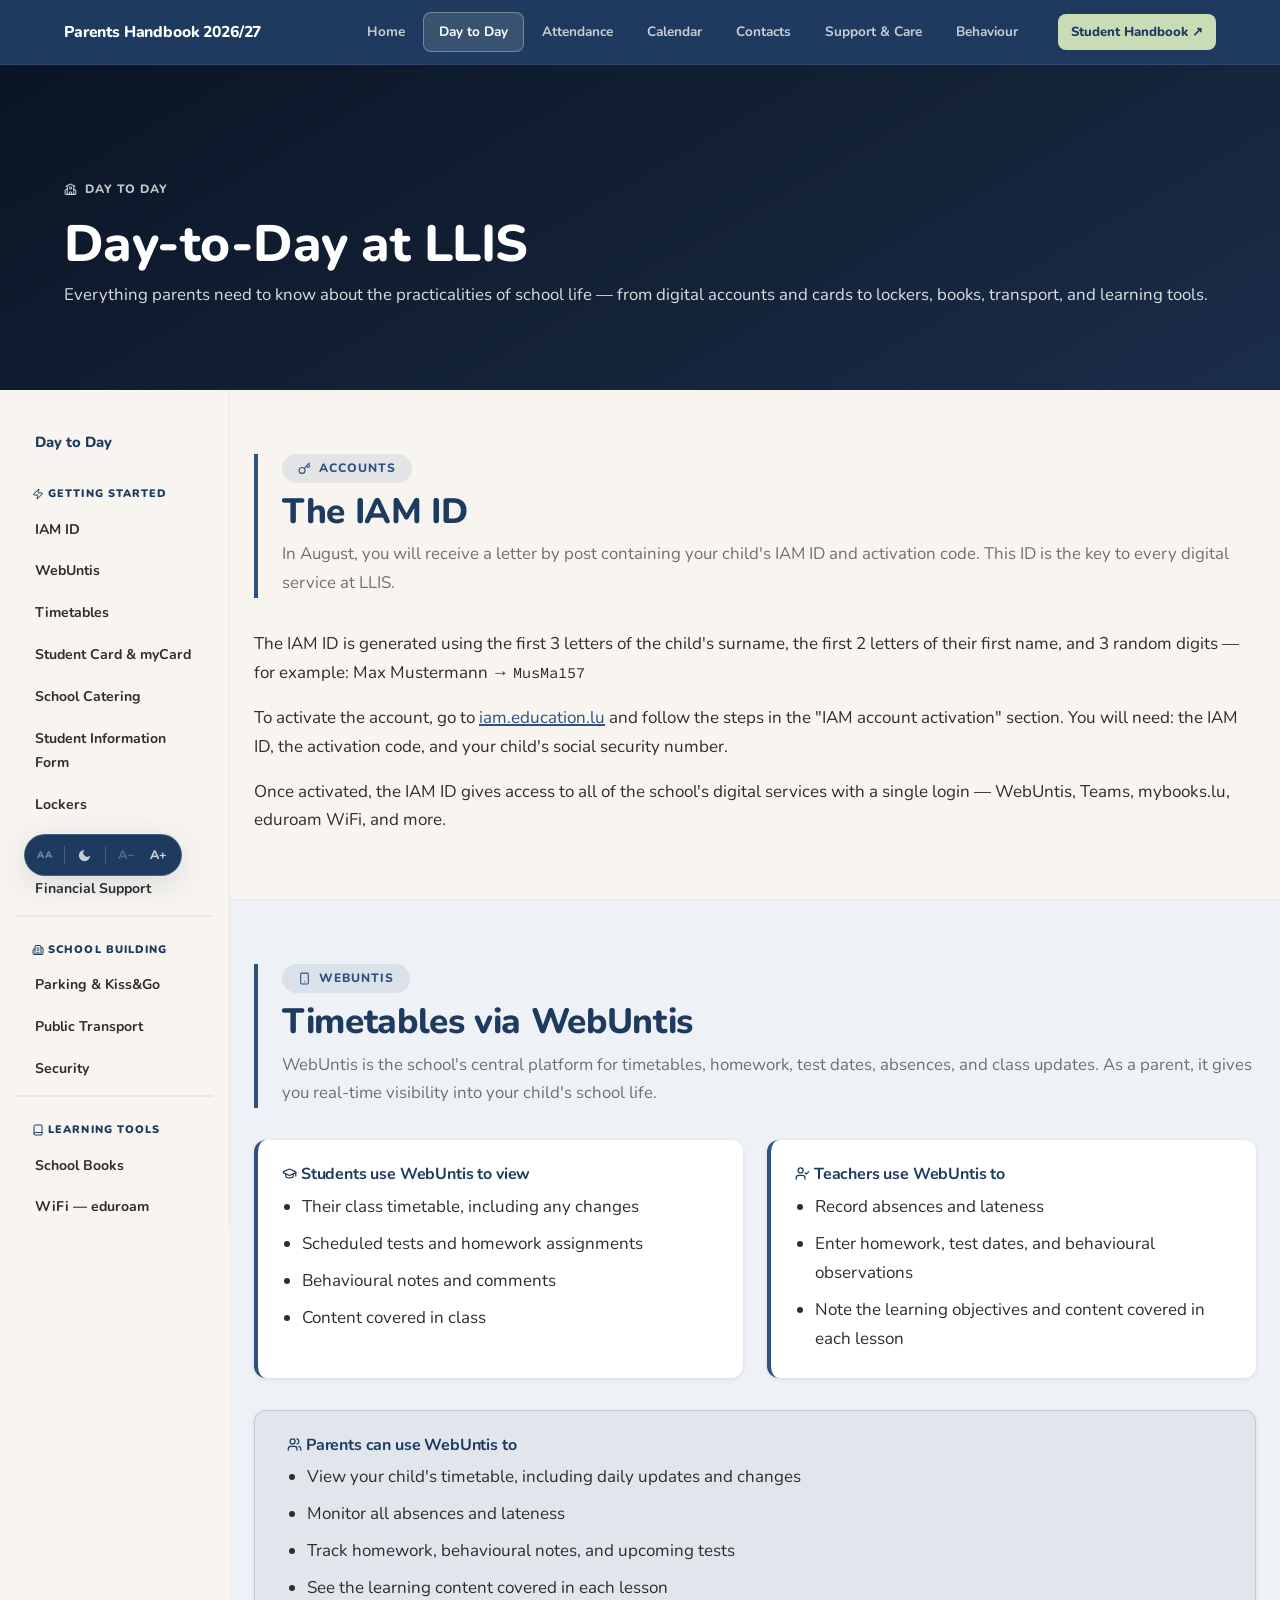
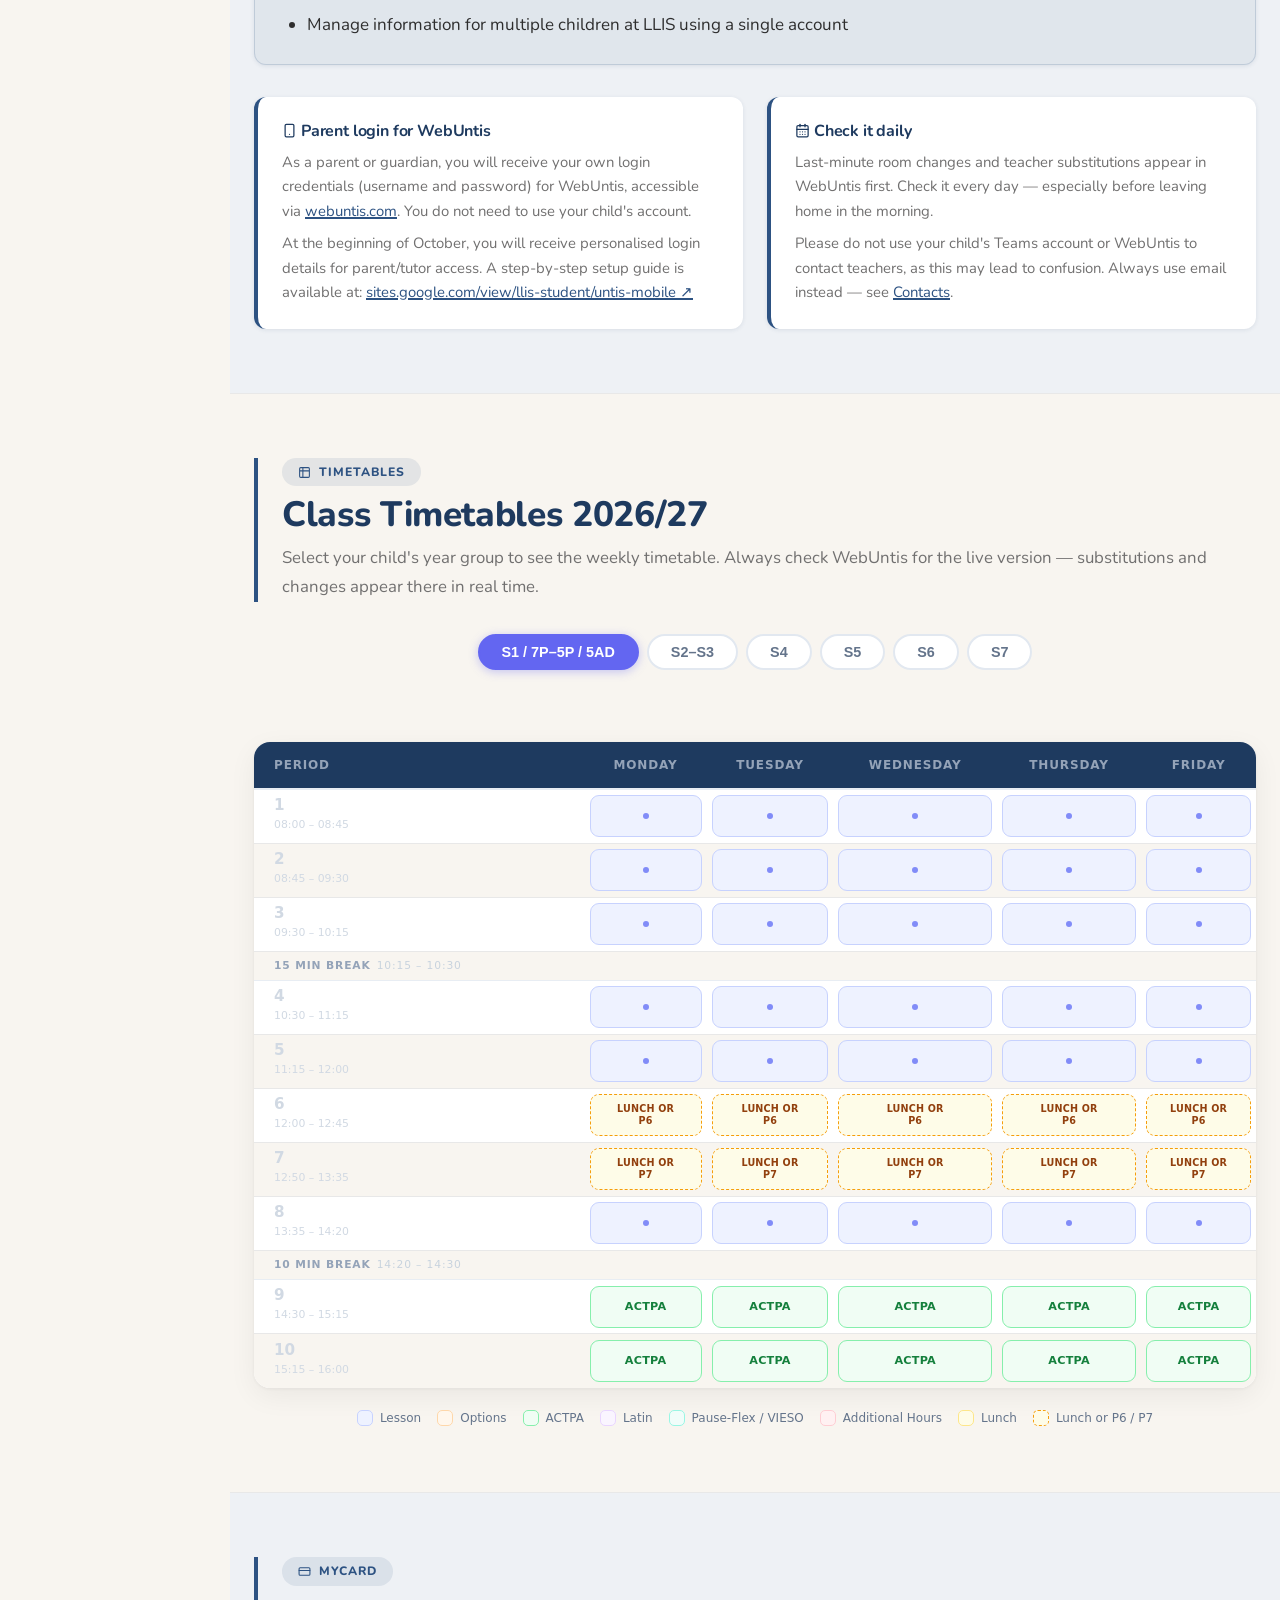
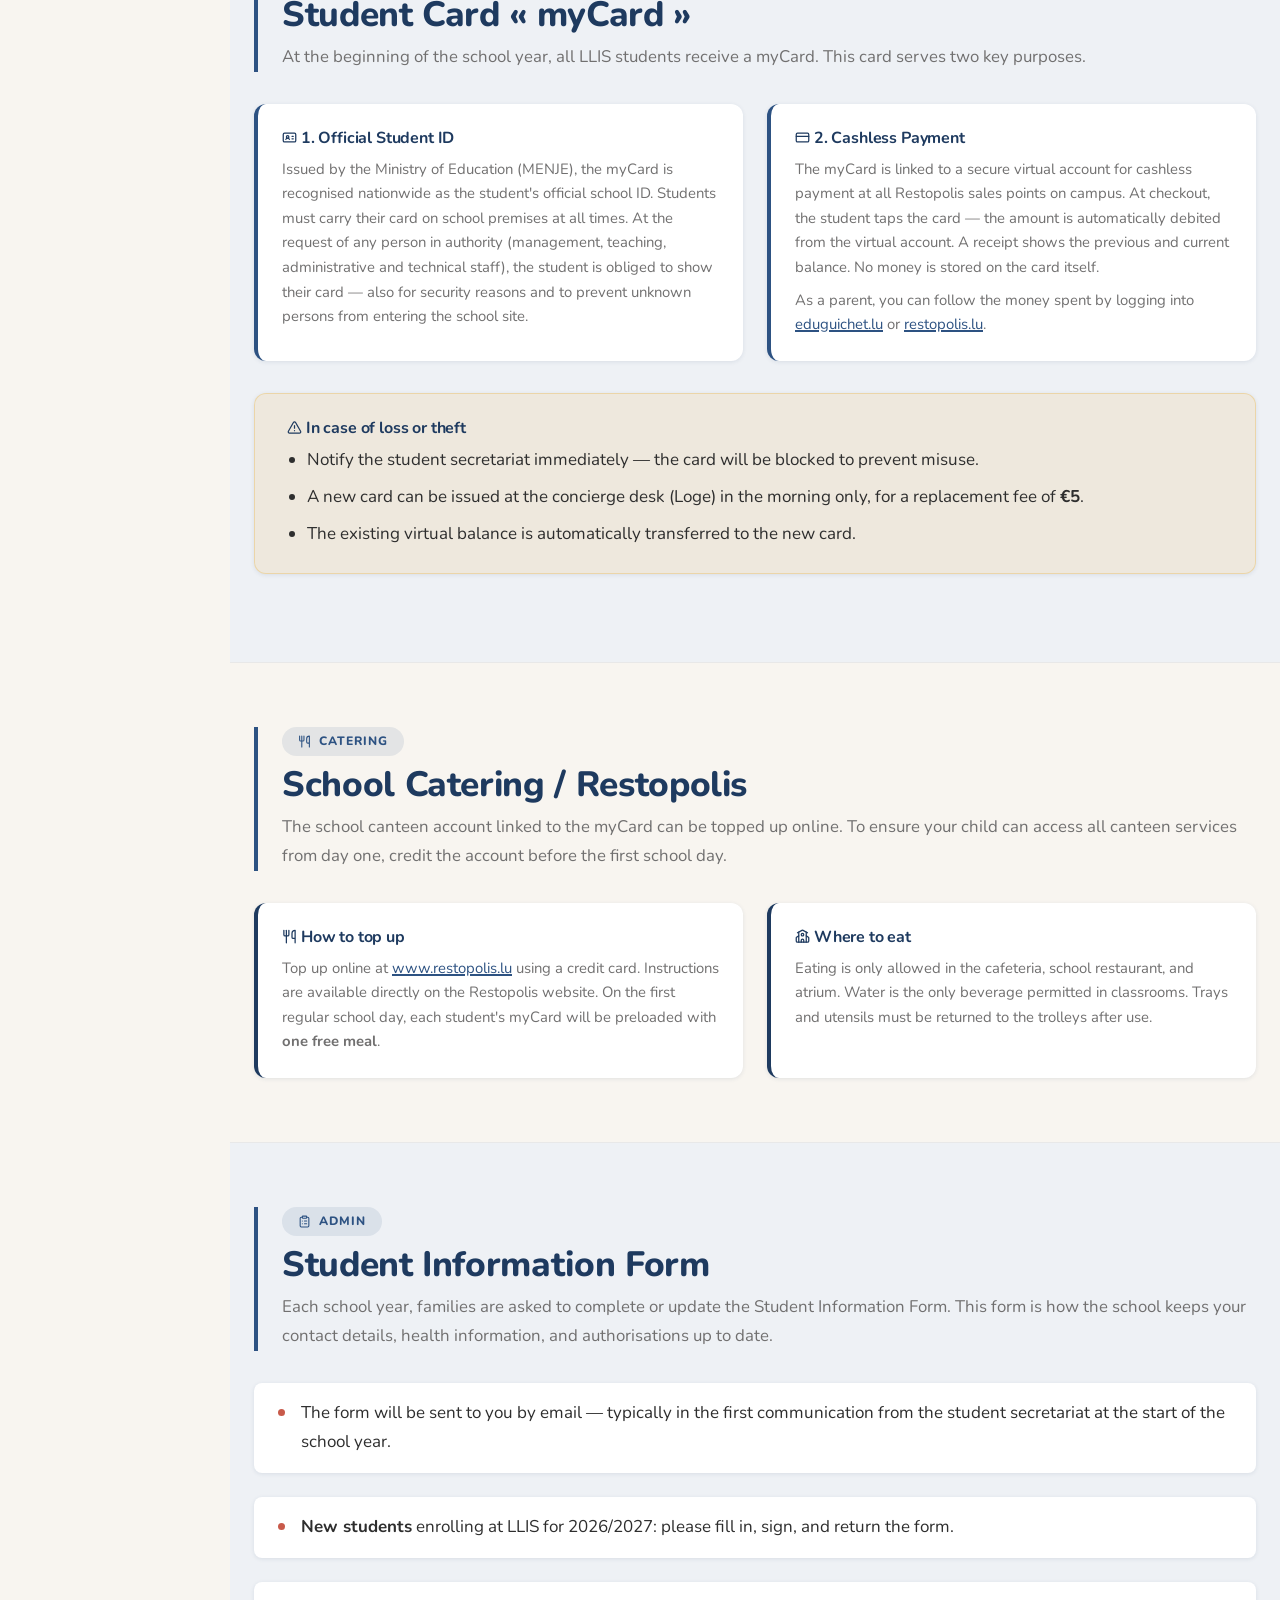
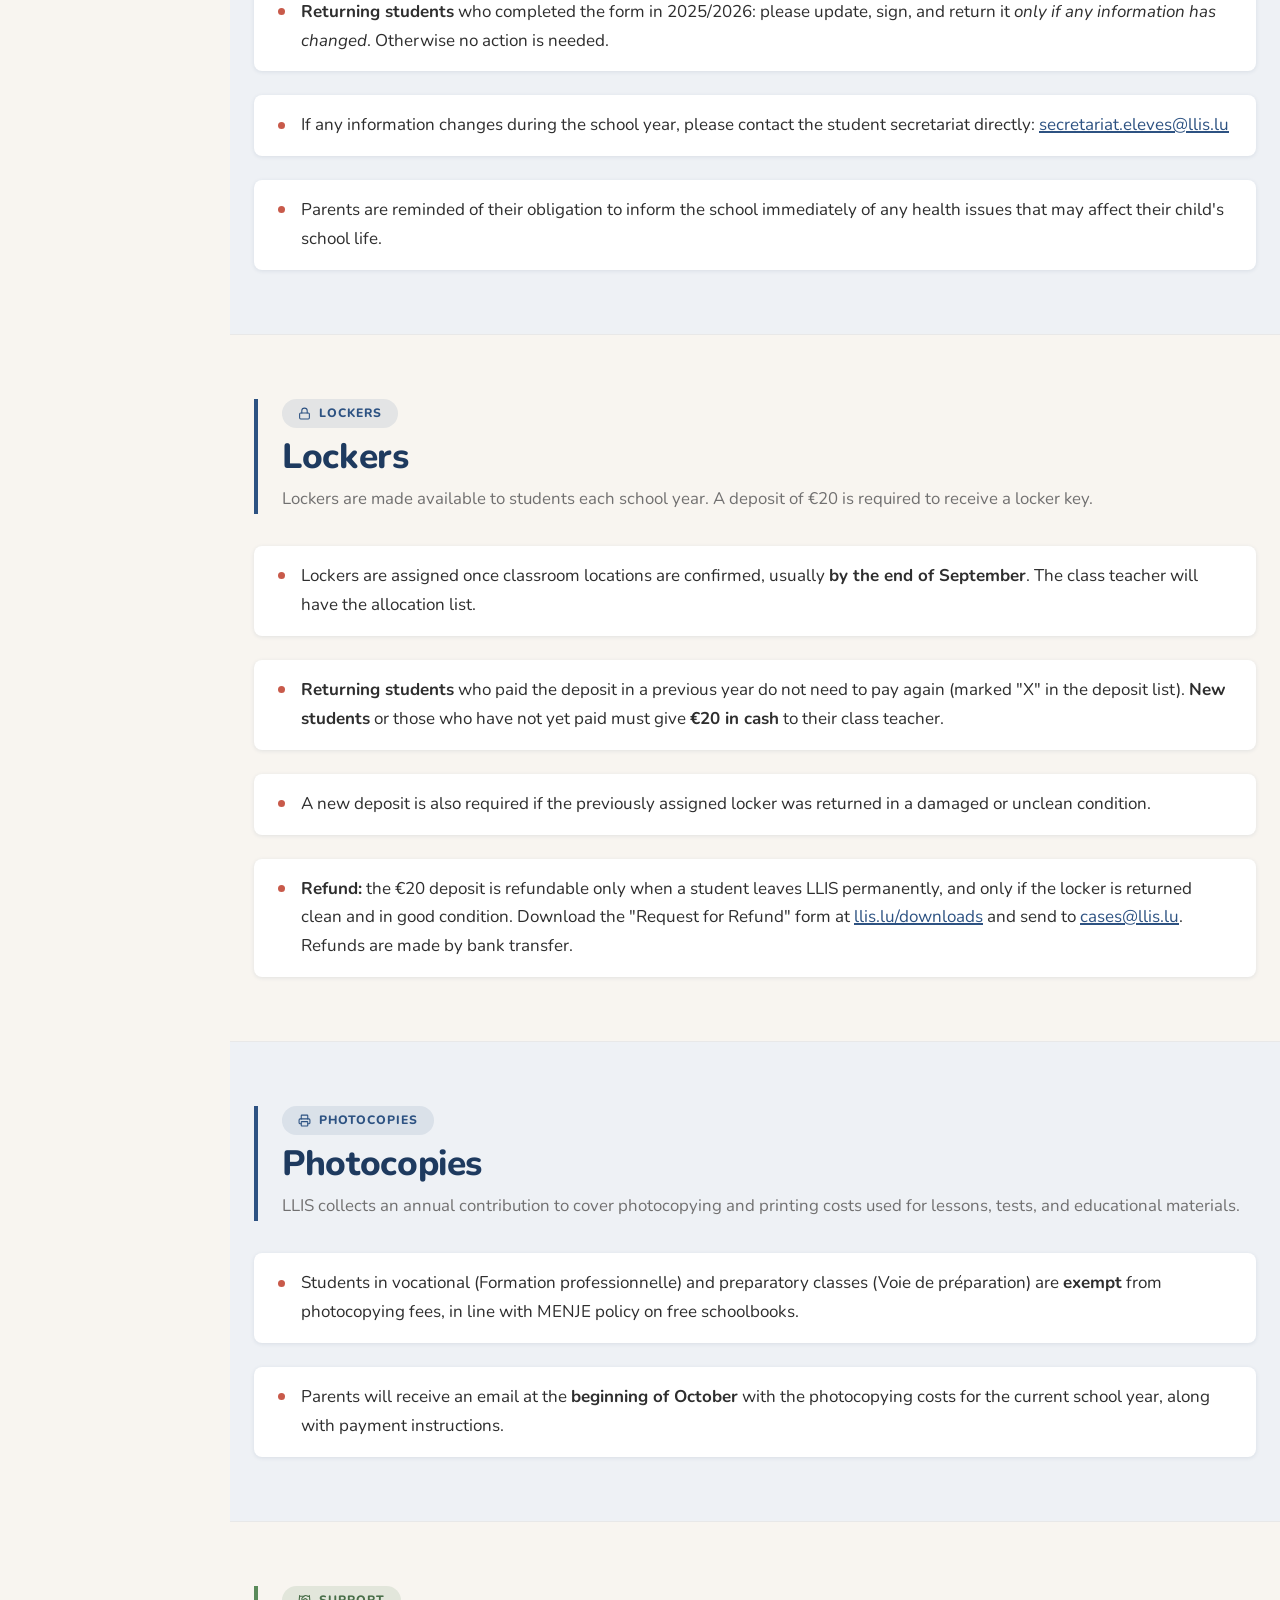
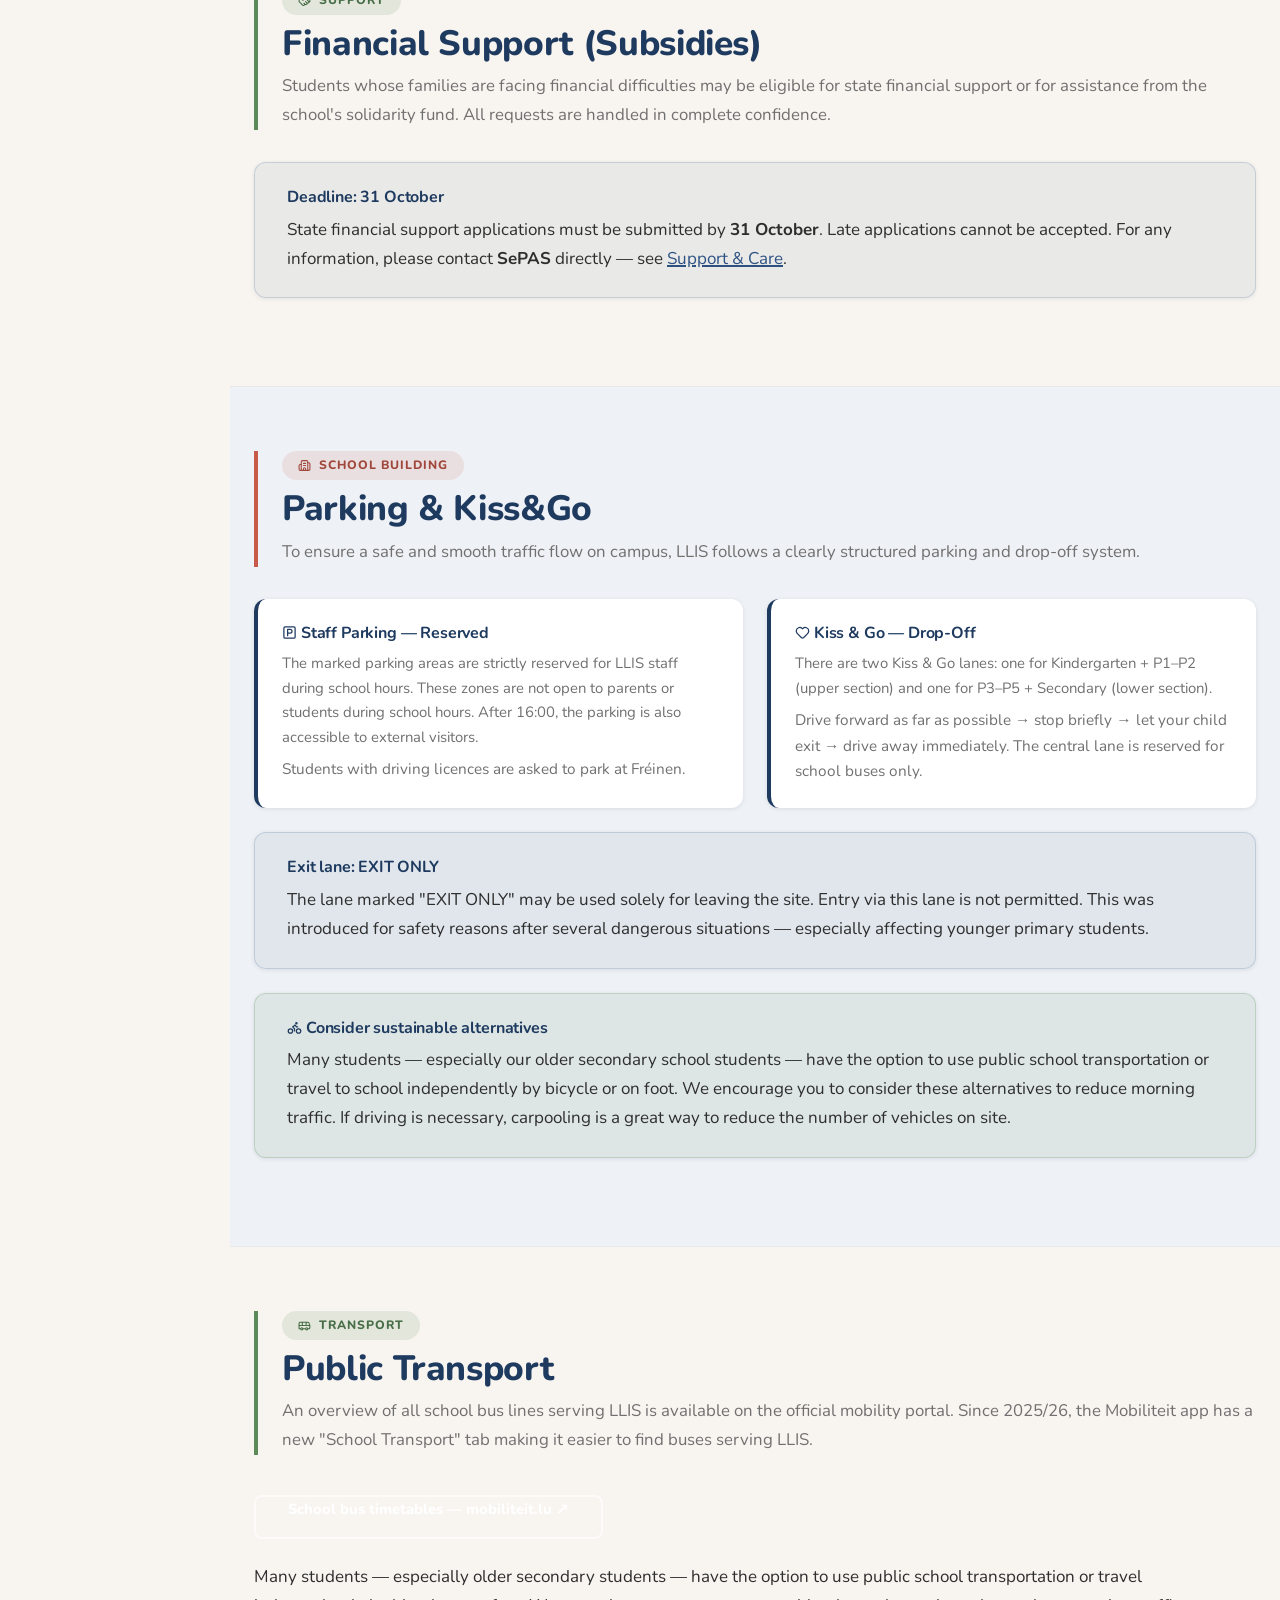
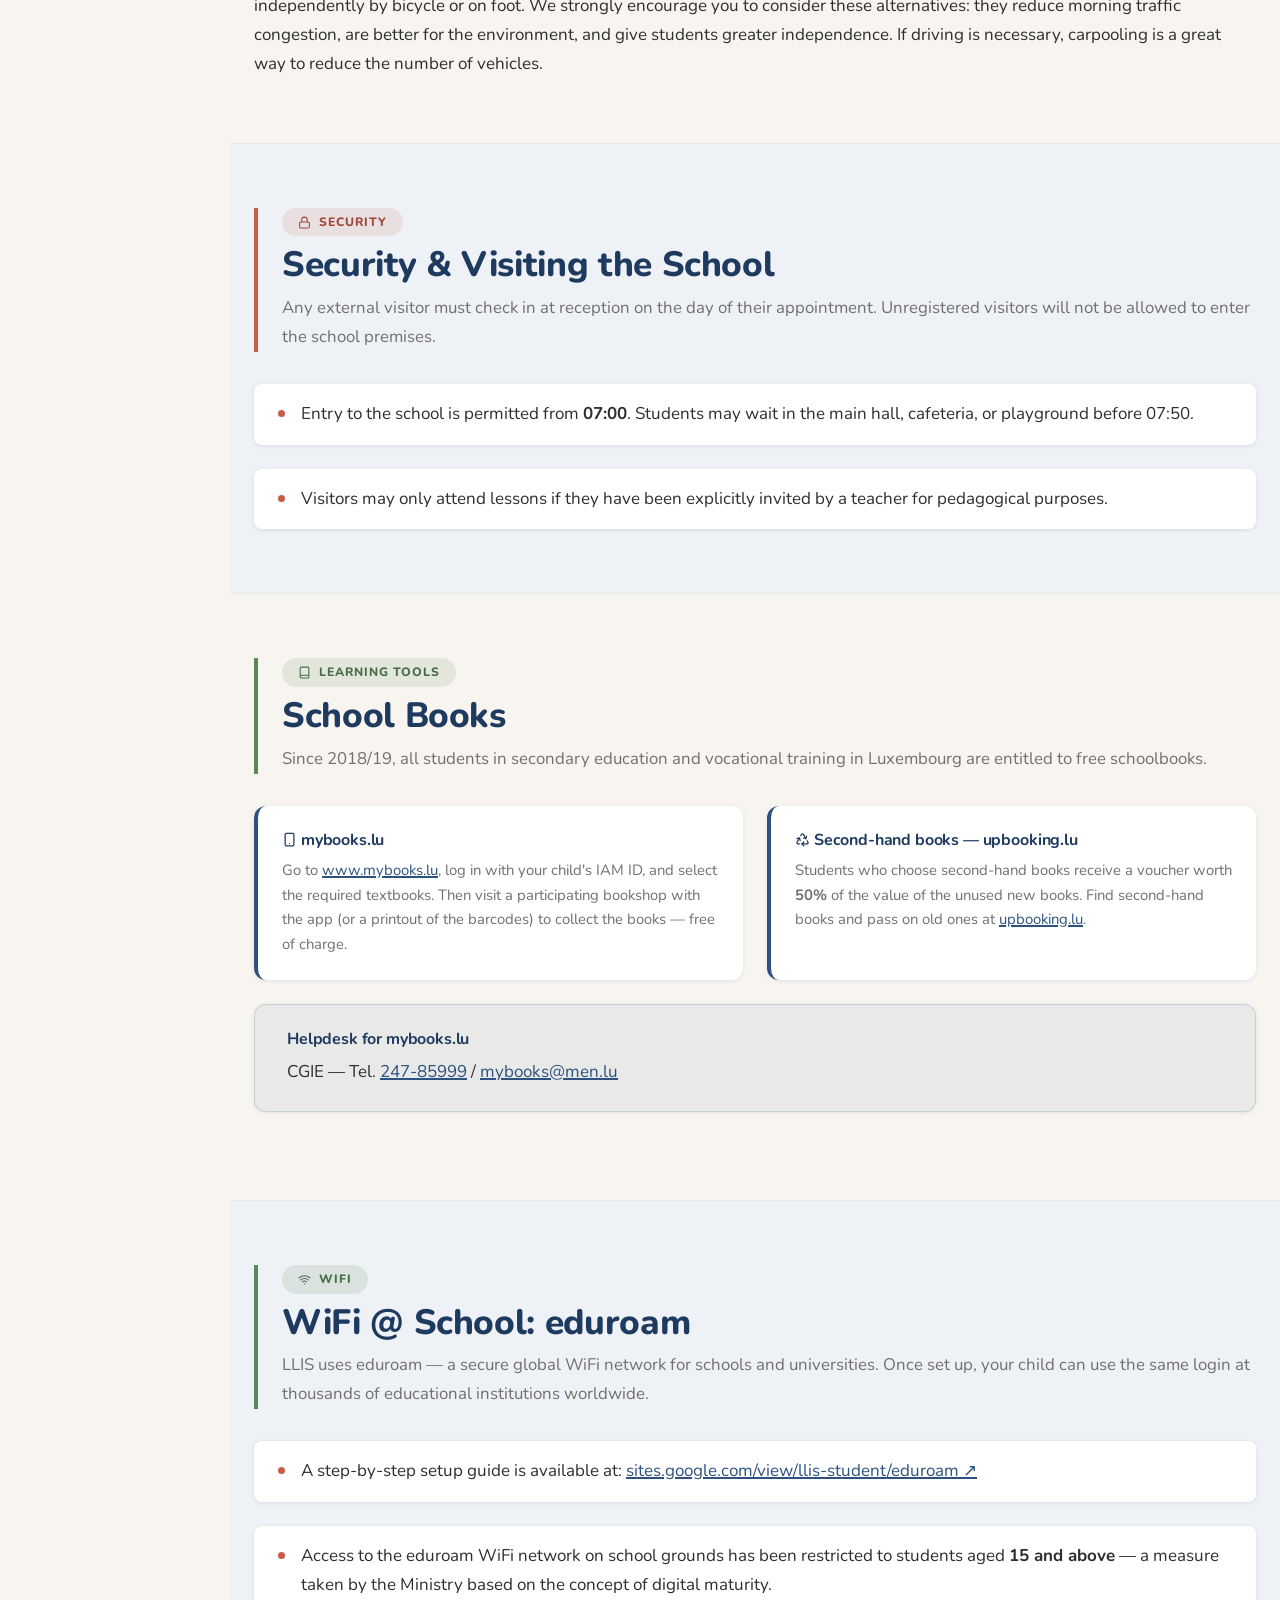
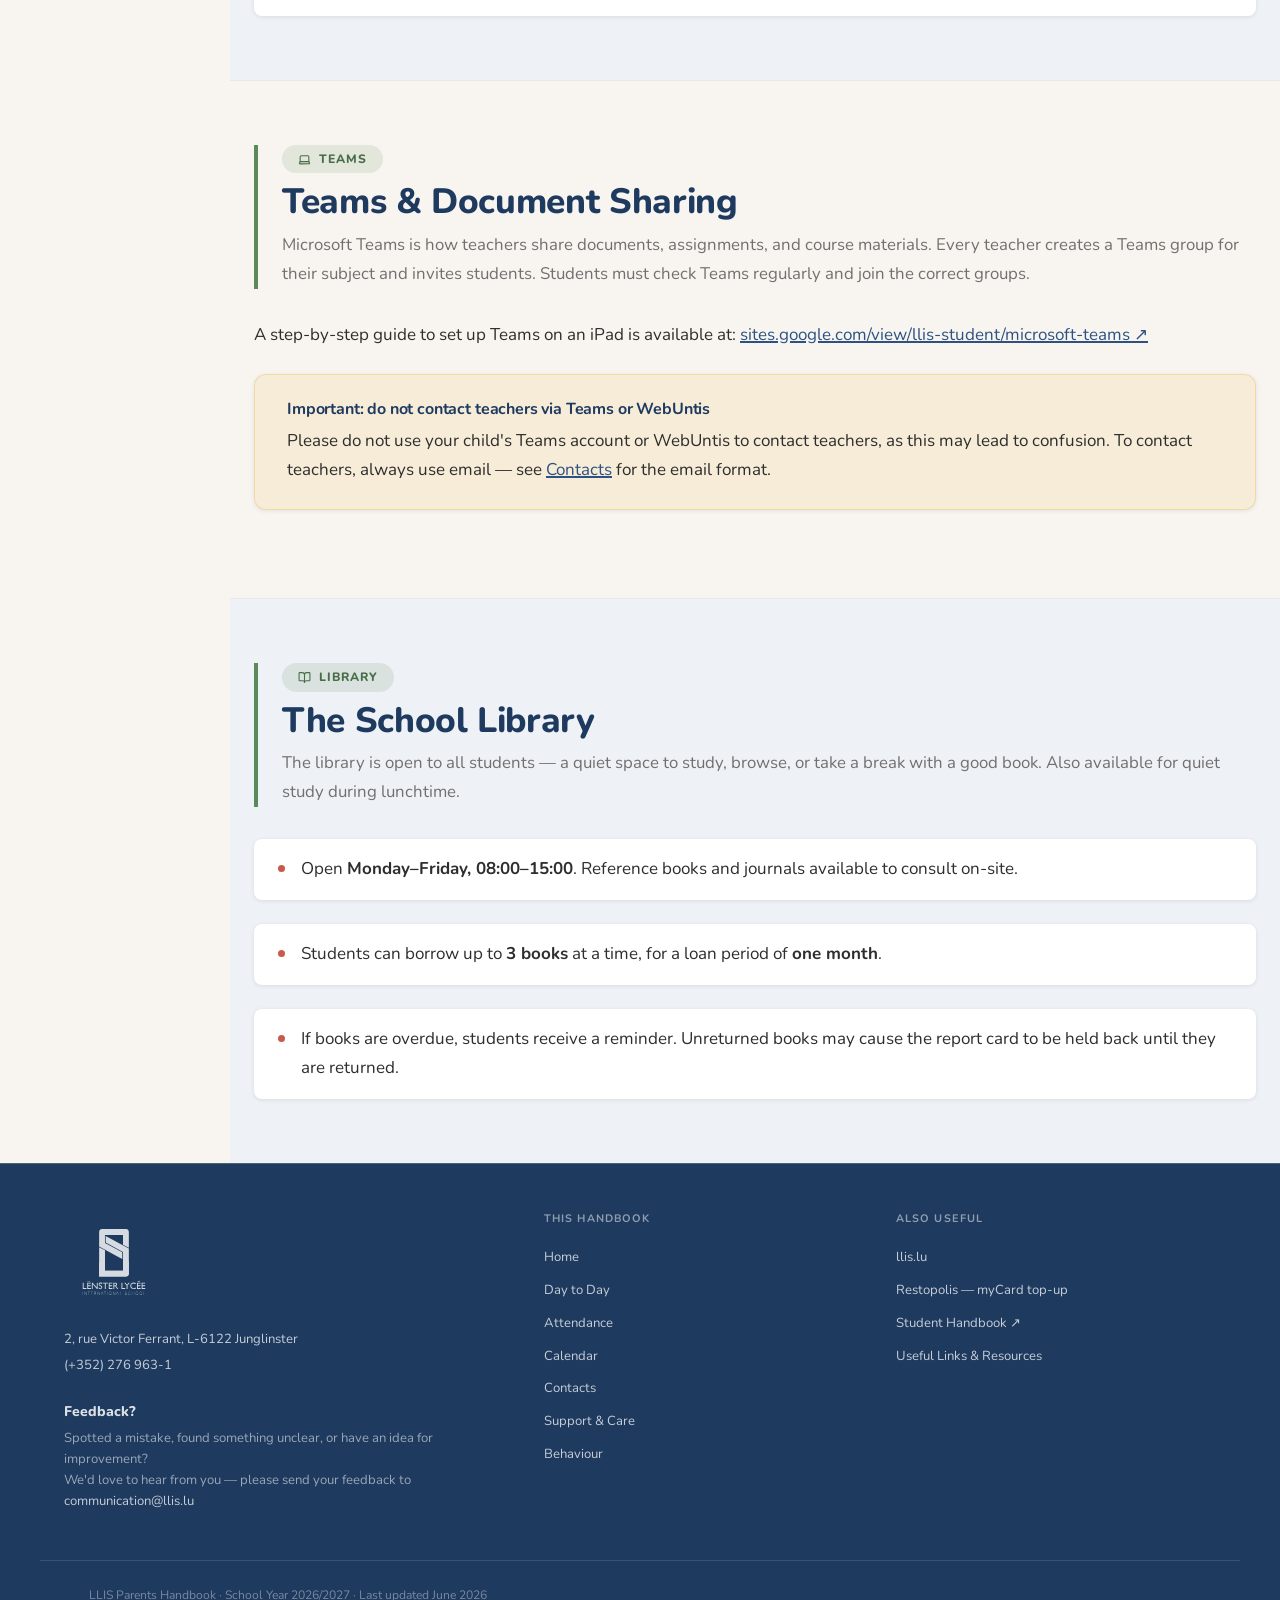
<file: schulalltag.html>
<!DOCTYPE html>
<html lang="en">
<head>
<meta charset="UTF-8">
<meta name="viewport" content="width=device-width, initial-scale=1.0">
<title>Day to Day | LLIS Parents Handbook 2026/27</title>
<meta name="description" content="Day-to-day at LLIS — IAM ID, myCard, lockers, school books, parking, WiFi, Teams and more.">
<link rel="preconnect" href="https://fonts.googleapis.com">
<link rel="preconnect" href="https://fonts.gstatic.com" crossorigin>
<link href="https://fonts.googleapis.com/css2?family=Nunito:wght@400;700;800;900&family=Source+Code+Pro:wght@500;600&display=swap" rel="stylesheet">
<link rel="stylesheet" href="styles.css">
</head>
<body>

<header class="site-header">
  <nav class="nav">
    <a href="index.html" class="nav__brand">
      Parents Handbook 2026/27
    </a>
    <button class="nav__toggle" aria-label="Toggle navigation" aria-expanded="false"><span></span></button>
    <ul class="nav__links">
      <li><span><a href="index.html">Home</a></span></li>
      <li><span><a href="schulalltag.html" aria-current="page" class="is-active">Day to Day</a></span></li>
      <li><span><a href="attendance.html">Attendance</a></span></li>
      <li><span><a href="calendar.html">Calendar</a></span></li>
      <li><span><a href="contacts.html">Contacts</a></span></li>
      <li><span><a href="support.html">Support &amp; Care</a></span></li>
      <li><span><a href="behaviour.html">Behaviour</a></span></li>
    </ul>
    <a href="../Welcome%20Package%20LLIS%20Students/Welcome%20Package%20LLIS%20Students/LLIS-Welcome-Site/index.html" target="_blank" class="nav__cta no-print">Student Handbook ↗</a>
  </nav>
</header>

<section class="page-intro">
  <div class="container" style="padding-top: var(--space-3xl); padding-bottom: var(--space-2xl);">
    <p class="eyebrow"><i data-lucide="school"></i> Day to Day</p>
    <h1>Day-to-Day at LLIS</h1>
    <p class="lead">Everything parents need to know about the practicalities of school life — from digital accounts and cards to lockers, books, transport, and learning tools.</p>
  </div>
</section>

<div class="page-layout">
  <!-- Sidenav -->
  <nav class="sidenav no-print" aria-label="Jump to section">
    <a href="#iam-id" class="sidenav__home">Day to Day</a>

    <span class="sidenav__group"><i data-lucide="zap"></i> Getting Started</span>
    <a href="#iam-id">IAM ID</a>
    <a href="#webuntis">WebUntis</a>
    <a href="#timetables">Timetables</a>
    <a href="#student-card">Student Card &amp; myCard</a>
    <a href="#catering">School Catering</a>
    <a href="#info-form">Student Information Form</a>
    <a href="#lockers">Lockers</a>
    <a href="#photocopies">Photocopies</a>
    <a href="#subsidies">Financial Support</a>

    <span class="sidenav__group"><i data-lucide="building-2"></i> School Building</span>
    <a href="#parking">Parking &amp; Kiss&amp;Go</a>
    <a href="#transport">Public Transport</a>
    <a href="#security">Security</a>

    <span class="sidenav__group"><i data-lucide="book"></i> Learning Tools</span>
    <a href="#school-books">School Books</a>
    <a href="#wifi">WiFi — eduroam</a>
    <a href="#teams">Teams &amp; WebUntis</a>
    <a href="#library">School Library</a>
  </nav>

<main>

  <!-- ════════════════ IAM ID ════════════════ -->
  <section id="iam-id" class="section">
    <div class="container">
      <div class="section-head accent-bar accent-bar--practical">
        <p class="tag tag--practical"><i data-lucide="key"></i> Accounts</p>
        <h2>The IAM ID</h2>
        <p class="lead">In August, you will receive a letter by post containing your child's IAM ID and activation code. This ID is the key to every digital service at LLIS.</p>
      </div>
      <p>The IAM ID is generated using the first 3 letters of the child's surname, the first 2 letters of their first name, and 3 random digits — for example: Max Mustermann → <code class="mono">MusMa157</code></p>
      <p style="margin-top:var(--space-md);">To activate the account, go to <a href="http://iam.education.lu" target="_blank" rel="noopener">iam.education.lu</a> and follow the steps in the "IAM account activation" section. You will need: the IAM ID, the activation code, and your child's social security number.</p>
      <p style="margin-top:var(--space-md);">Once activated, the IAM ID gives access to all of the school's digital services with a single login — WebUntis, Teams, mybooks.lu, eduroam WiFi, and more.</p>
    </div>
  </section>

  <!-- ════════════════ WEBUNTIS ════════════════ -->
  <section id="webuntis" class="section section--alt">
    <div class="container">
      <div class="section-head accent-bar accent-bar--practical">
        <p class="tag tag--practical"><i data-lucide="smartphone"></i> WebUntis</p>
        <h2>Timetables via WebUntis</h2>
        <p class="lead">WebUntis is the school's central platform for timetables, homework, test dates, absences, and class updates. As a parent, it gives you real-time visibility into your child's school life.</p>
      </div>

      <div class="grid-cards--2" style="margin-bottom: var(--space-xl);">
        <div class="info-card info-card--practical reveal rv1">
          <h4><i data-lucide="graduation-cap"></i> Students use WebUntis to view</h4>
          <ul style="padding-left:1.2em; margin-top:var(--space-sm);">
            <li>Their class timetable, including any changes</li>
            <li>Scheduled tests and homework assignments</li>
            <li>Behavioural notes and comments</li>
            <li>Content covered in class</li>
          </ul>
        </div>
        <div class="info-card info-card--practical reveal rv2">
          <h4><i data-lucide="user-check"></i> Teachers use WebUntis to</h4>
          <ul style="padding-left:1.2em; margin-top:var(--space-sm);">
            <li>Record absences and lateness</li>
            <li>Enter homework, test dates, and behavioural observations</li>
            <li>Note the learning objectives and content covered in each lesson</li>
          </ul>
        </div>
      </div>

      <div class="callout callout--info reveal rv1">
        <h4><i data-lucide="users"></i> Parents can use WebUntis to</h4>
        <ul style="padding-left:1.2em; margin-top:var(--space-sm);">
          <li>View your child's timetable, including daily updates and changes</li>
          <li>Monitor all absences and lateness</li>
          <li>Track homework, behavioural notes, and upcoming tests</li>
          <li>See the learning content covered in each lesson</li>
          <li>Manage information for multiple children at LLIS using a single account</li>
        </ul>
      </div>

      <div class="grid-cards--2" style="margin-top:var(--space-xl);">
        <div class="info-card info-card--practical reveal rv1">
          <h4><i data-lucide="smartphone"></i> Parent login for WebUntis</h4>
          <p>As a parent or guardian, you will receive your own login credentials (username and password) for WebUntis, accessible via <a href="https://www.webuntis.com" target="_blank" rel="noopener">webuntis.com</a>. You do not need to use your child's account.</p>
          <p style="margin-top:var(--space-sm);">At the beginning of October, you will receive personalised login details for parent/tutor access. A step-by-step setup guide is available at: <a href="https://sites.google.com/view/llis-student/untis-mobile" target="_blank" rel="noopener">sites.google.com/view/llis-student/untis-mobile ↗</a></p>
        </div>
        <div class="info-card info-card--practical reveal rv2">
          <h4><i data-lucide="calendar-days"></i> Check it daily</h4>
          <p>Last-minute room changes and teacher substitutions appear in WebUntis first. Check it every day — especially before leaving home in the morning.</p>
          <p style="margin-top:var(--space-sm);">Please do not use your child's Teams account or WebUntis to contact teachers, as this may lead to confusion. Always use email instead — see <a href="contacts.html">Contacts</a>.</p>
        </div>
      </div>
    </div>
  </section>

  <!-- ════════════════ TIMETABLES ════════════════ -->
  <section id="timetables" class="section">
    <div class="container">
      <div class="section-head accent-bar accent-bar--practical">
        <p class="tag tag--practical"><i data-lucide="table-2"></i> Timetables</p>
        <h2>Class Timetables 2026/27</h2>
        <p class="lead">Select your child's year group to see the weekly timetable. Always check WebUntis for the live version — substitutions and changes appear there in real time.</p>
      </div>
    </div>

    <!-- ── Inline timetable widget (all classes scoped with tt- prefix) ── -->
    <div id="tt-embed" class="reveal" style="max-width:1100px; margin:var(--space-xl) auto 0; padding:0 var(--space-lg);">
    <style>
      #tt-embed { font-family:-apple-system,BlinkMacSystemFont,'Segoe UI',system-ui,sans-serif; color:#1e293b; }

      .tt-selector { display:flex; gap:8px; justify-content:center; flex-wrap:wrap; margin-bottom:20px; }
      .tt-pill { padding:8px 22px; border-radius:100px; border:2px solid #e2e8f0; background:white; font-weight:700; font-size:0.9rem; cursor:pointer; color:#64748b; transition:background-color 150ms cubic-bezier(0.23,1,0.32,1), border-color 150ms cubic-bezier(0.23,1,0.32,1), color 150ms cubic-bezier(0.23,1,0.32,1), transform 150ms cubic-bezier(0.23,1,0.32,1); outline:none; }
      .tt-pill:hover { border-color:#6366f1; color:#6366f1; }
      .tt-pill:active { transform:scale(0.97); }
      .tt-pill.active { background:#6366f1; border-color:#6366f1; color:white; box-shadow:0 2px 10px rgba(99,102,241,0.35); }

      .tt-stats { display:flex; gap:10px; justify-content:center; margin-bottom:16px; min-height:36px; align-items:center; flex-wrap:wrap; }
      .tt-stat { background:white; border:1.5px solid #e2e8f0; border-radius:10px; padding:6px 16px; font-size:0.8rem; font-weight:600; color:#475569; display:flex; align-items:center; gap:6px; }
      .tt-stat-dot { width:8px; height:8px; border-radius:50%; display:inline-block; }

      .tt-card { background:white; border-radius:16px; box-shadow:0 1px 4px rgba(0,0,0,0.06),0 8px 28px rgba(0,0,0,0.06); overflow:hidden; overflow-x:auto; }

      #tt-embed table { width:100%; border-collapse:collapse; min-width:580px; }
      #tt-embed thead tr { background:#f8fafc; border-bottom:2px solid #e8edf3; }
      #tt-embed th { padding:13px 10px; font-size:0.75rem; font-weight:800; text-transform:uppercase; letter-spacing:0.07em; color:#94a3b8; text-align:center; }
      #tt-embed th.tt-th-time { text-align:left; padding-left:20px; min-width:100px; }

      .tt-break-tr { background:#f8fafc; }
      .tt-break-tr td { padding:5px 20px; font-size:0.67rem; font-weight:700; text-transform:uppercase; letter-spacing:0.08em; color:#94a3b8; border-bottom:1px solid #e8edf3; }
      .tt-break-time { color:#c8d3de; font-weight:400; margin-left:6px; }

      .tt-period-tr { height:54px; border-bottom:1px solid #f1f5f9; transition:background 0.1s; }
      .tt-period-tr:last-child { border-bottom:none; }
      .tt-period-tr:hover { background:#fafbfc; }

      .tt-td-time { padding:0 10px 0 20px; white-space:nowrap; vertical-align:middle; }
      .tt-p-num { font-size:0.95rem; font-weight:800; color:#d1d9e3; display:block; line-height:1; }
      .tt-p-time { font-size:0.68rem; color:#d1d9e3; display:block; margin-top:3px; }
      .tt-td-day { padding:5px 5px; vertical-align:middle; }

      .tt-badge { display:flex; align-items:center; justify-content:center; height:42px; border-radius:9px; font-size:0.7rem; font-weight:700; text-align:center; line-height:1.2; padding:3px 5px; text-transform:uppercase; letter-spacing:0.02em; }
      .tt-b-lesson { background:#eef2ff; border:1.5px solid #c7d2fe; }
      .tt-b-lesson::after { content:''; width:6px; height:6px; border-radius:50%; background:#818cf8; display:block; }
      .tt-b-option { background:#fff7ed; border:1.5px solid #fed7aa; color:#b45309; }
      .tt-b-actpa { background:#f0fdf4; border:1.5px solid #86efac; color:#15803d; }
      .tt-b-latin { background:#faf5ff; border:1.5px solid #e9d5ff; color:#7c3aed; font-size:0.65rem; }
      .tt-b-pause { background:#f0fdfa; border:1.5px solid #99f6e4; color:#0f766e; font-size:0.6rem; line-height:1.3; }
      .tt-b-additional { background:#fff1f2; border:1.5px solid #fecdd3; color:#be123c; font-size:0.65rem; }
      .tt-b-lunch { background:#fefce8; border:1.5px solid #fde68a; color:#b45309; font-size:0.65rem; }
      .tt-b-lunch-var { background:#fefce8; border:1.5px dashed #f59e0b; color:#92400e; font-size:0.6rem; line-height:1.3; }
      .tt-b-free { background:transparent; color:#94a3b8; font-size:0.8rem; border:none; }
      .tt-b-empty { background:transparent; border:none; }

      .tt-legend { display:flex; gap:16px; flex-wrap:wrap; justify-content:center; margin-top:20px; }
      .tt-legend-item { display:flex; align-items:center; gap:7px; font-size:0.75rem; color:#64748b; font-weight:500; }
      .tt-legend-swatch { width:16px; height:16px; border-radius:5px; flex-shrink:0; }

      #tt-year-note { text-align:center; font-size:0.78rem; color:#94a3b8; margin-top:-8px; margin-bottom:14px; font-style:italic; }
    </style>

    <div class="tt-selector" id="tt-selector"></div>
    <div class="tt-stats" id="tt-stats"></div>
    <p id="tt-year-note" style="display:none;"></p>

    <div class="tt-card">
      <table>
        <thead>
          <tr>
            <th class="tt-th-time">Period</th>
            <th>Monday</th>
            <th>Tuesday</th>
            <th>Wednesday</th>
            <th>Thursday</th>
            <th>Friday</th>
          </tr>
        </thead>
        <tbody id="tt-tbody"></tbody>
      </table>
    </div>

    <div class="tt-legend">
      <div class="tt-legend-item"><div class="tt-legend-swatch" style="background:#eef2ff;border:1.5px solid #c7d2fe;"></div>Lesson</div>
      <div class="tt-legend-item"><div class="tt-legend-swatch" style="background:#fff7ed;border:1.5px solid #fed7aa;"></div>Options</div>
      <div class="tt-legend-item"><div class="tt-legend-swatch" style="background:#f0fdf4;border:1.5px solid #86efac;"></div>ACTPA</div>
      <div class="tt-legend-item"><div class="tt-legend-swatch" style="background:#faf5ff;border:1.5px solid #e9d5ff;"></div>Latin</div>
      <div class="tt-legend-item"><div class="tt-legend-swatch" style="background:#f0fdfa;border:1.5px solid #99f6e4;"></div>Pause-Flex / VIESO</div>
      <div class="tt-legend-item"><div class="tt-legend-swatch" style="background:#fff1f2;border:1.5px solid #fecdd3;"></div>Additional Hours</div>
      <div class="tt-legend-item"><div class="tt-legend-swatch" style="background:#fefce8;border:1.5px solid #fde68a;"></div>Lunch</div>
      <div class="tt-legend-item"><div class="tt-legend-swatch" style="background:#fefce8;border:1.5px dashed #f59e0b;"></div>Lunch or P6 / P7</div>
    </div>
    </div><!-- /#tt-embed -->

  <script>
  (function() {
    const L    = { type:'lesson' };
    const O    = { type:'option',      label:'Options' };
    const A    = { type:'actpa',       label:'ACTPA' };
    const E    = { type:'empty' };
    const LN   = { type:'lunch',       label:'Lunch' };
    const LNV6 = { type:'lunch-var',   label:'Lunch or\nP6' };
    const LNV7 = { type:'lunch-var',   label:'Lunch or\nP7' };
    const LS2  = { type:'latin',       label:'Latin (S2)' };
    const LS3  = { type:'latin',       label:'Latin (S3)' };
    const PF   = { type:'pause',       label:'Pause-Flex\n& VIESO / Extra' };
    const ADH  = { type:'additional',  label:'Additional\nHours' };
    const FR   = { type:'free',        label:'—' };

    const DATA = {
      'S1 / 7P–5P / 5AD': {
        note: null, courses: null, options: null,
        periods: [
          [L,L,L,L,L],[L,L,L,L,L],[L,L,L,L,L],[L,L,L,L,L],[L,L,L,L,L],
          [LNV6,LNV6,LNV6,LNV6,LNV6],[LNV7,LNV7,LNV7,LNV7,LNV7],
          [L,L,L,L,L],[A,A,A,A,A],[A,A,A,A,A],
        ]
      },
      'S2–S3': {
        note: 'Latin (S2) on Monday · Latin (S3) on Wednesday',
        courses: null, options: null,
        periods: [
          [L,L,L,L,L],[L,L,L,L,L],[L,L,L,L,L],[L,L,L,L,L],[L,L,L,L,L],
          [LNV6,LNV6,LNV6,LNV6,LNV6],[LNV7,LNV7,LNV7,LNV7,LNV7],
          [L,L,L,L,L],[LS2,A,LS3,A,A],[LS2,A,LS3,A,A],
        ]
      },
      'S4': {
        note: null, courses: 25, options: 7,
        periods: [
          [O,L,O,L,L],[O,L,O,L,L],[L,L,L,L,L],[L,L,L,L,L],[L,L,L,L,L],
          [LNV6,LN,LNV6,LN,LN],[LNV7,O,LNV7,O,O],
          [L,O,L,O,O],[O,A,O,A,E],[O,A,O,A,E],
        ]
      },
      'S5': {
        note: null, courses: 25, options: 7,
        periods: [
          [L,O,L,O,L],[L,O,L,O,L],[L,L,L,L,L],[L,L,L,L,L],[L,L,L,L,L],
          [LN,LNV6,LN,LNV6,LN],[O,LNV7,O,LNV7,O],
          [O,L,O,L,O],[A,O,A,O,E],[A,O,A,O,E],
        ]
      },
      'S6': {
        note: 'Pause-Flex / VIESO / Extra on Tuesday (P5–P8)',
        courses: 10, options: 14,
        periods: [
          [O,O,O,O,O],[O,O,O,O,O],[L,L,O,L,O],[L,L,L,L,L],
          [L,PF,L,L,L],[LN,PF,LN,LN,LN],[O,PF,O,O,O],[O,E,O,O,O],
          [O,FR,O,O,E],[O,E,O,O,E],
        ]
      },
      'S7': {
        note: 'Pause-Flex / VIESO / Extra on Thursday (P5–P7) · Additional Hours Thu P8–P10',
        courses: 10, options: 14,
        periods: [
          [O,O,O,O,O],[O,O,O,O,O],[O,O,L,L,L],[L,L,L,L,L],
          [L,L,L,PF,L],[LN,LN,LN,PF,LN],[O,O,O,PF,O],[O,O,O,ADH,O],
          [O,O,O,ADH,E],[O,O,O,ADH,E],
        ]
      },
    };

    const ROWS = [
      {kind:'period',num:1, start:'08:00',end:'08:45'},
      {kind:'period',num:2, start:'08:45',end:'09:30'},
      {kind:'period',num:3, start:'09:30',end:'10:15'},
      {kind:'break', label:'15 min break', time:'10:15 – 10:30'},
      {kind:'period',num:4, start:'10:30',end:'11:15'},
      {kind:'period',num:5, start:'11:15',end:'12:00'},
      {kind:'period',num:6, start:'12:00',end:'12:45'},
      {kind:'period',num:7, start:'12:50',end:'13:35'},
      {kind:'period',num:8, start:'13:35',end:'14:20'},
      {kind:'break', label:'10 min break', time:'14:20 – 14:30'},
      {kind:'period',num:9, start:'14:30',end:'15:15'},
      {kind:'period',num:10,start:'15:15',end:'16:00'},
    ];
    const P_IDX = {1:0,2:1,3:2,4:3,5:4,6:5,7:6,8:7,9:8,10:9};

    function badge(cell) {
      const {type, label=''} = cell;
      const cls = {
        lesson:'tt-b-lesson', option:'tt-b-option', actpa:'tt-b-actpa',
        latin:'tt-b-latin', pause:'tt-b-pause', additional:'tt-b-additional',
        lunch:'tt-b-lunch', 'lunch-var':'tt-b-lunch-var', free:'tt-b-free', empty:'tt-b-empty'
      }[type] || 'tt-b-empty';
      const text = (type==='lesson') ? '' : label.replace('\n','<br>');
      return '<div class="tt-badge '+cls+'">'+text+'</div>';
    }

    let activeYear = 'S1 / 7P–5P / 5AD';

    function render() {
      const d = DATA[activeYear];
      const tbody = document.getElementById('tt-tbody');
      let html = '';
      for (const row of ROWS) {
        if (row.kind === 'break') {
          html += '<tr class="tt-break-tr"><td>'+row.label+'<span class="tt-break-time">'+row.time+'</span></td><td colspan="5"></td></tr>';
        } else {
          const idx = P_IDX[row.num];
          const cells = d.periods[idx];
          html += '<tr class="tt-period-tr"><td class="tt-td-time"><span class="tt-p-num">'+row.num+'</span><span class="tt-p-time">'+row.start+' – '+row.end+'</span></td>';
          for (let i=0;i<5;i++) html += '<td class="tt-td-day">'+badge(cells[i])+'</td>';
          html += '</tr>';
        }
      }
      tbody.innerHTML = html;

      const statsEl = document.getElementById('tt-stats');
      if (d.courses !== null) {
        statsEl.innerHTML = '<div class="tt-stat"><span class="tt-stat-dot" style="background:#818cf8;"></span>'+d.courses+' lesson periods / week</div><div class="tt-stat"><span class="tt-stat-dot" style="background:#f97316;"></span>'+d.options+' option blocks / week</div>';
      } else {
        statsEl.innerHTML = '';
      }

      const noteEl = document.getElementById('tt-year-note');
      if (d.note) {
        noteEl.textContent = d.note;
        noteEl.style.display = 'block';
      } else {
        noteEl.style.display = 'none';
      }
    }

    function init() {
      const sel = document.getElementById('tt-selector');
      for (const yr of Object.keys(DATA)) {
        const btn = document.createElement('button');
        btn.className = 'tt-pill' + (yr === activeYear ? ' active' : '');
        btn.textContent = yr;
        btn.onclick = () => {
          activeYear = yr;
          document.querySelectorAll('#tt-selector .tt-pill').forEach(p => p.classList.remove('active'));
          btn.classList.add('active');
          render();
        };
        sel.appendChild(btn);
      }
      render();
    }

    init();
  })();
  </script>

  </section>

  <!-- ════════════════ STUDENT CARD ════════════════ -->
  <section id="student-card" class="section section--alt">
    <div class="container">
      <div class="section-head accent-bar accent-bar--practical">
        <p class="tag tag--practical"><i data-lucide="credit-card"></i> myCard</p>
        <h2>Student Card &laquo; myCard &raquo;</h2>
        <p class="lead">At the beginning of the school year, all LLIS students receive a myCard. This card serves two key purposes.</p>
      </div>

      <div class="grid-cards--2" style="margin-bottom:var(--space-xl);">
        <div class="info-card info-card--practical reveal rv1">
          <h4><i data-lucide="id-card"></i> 1. Official Student ID</h4>
          <p>Issued by the Ministry of Education (MENJE), the myCard is recognised nationwide as the student's official school ID. Students must carry their card on school premises at all times. At the request of any person in authority (management, teaching, administrative and technical staff), the student is obliged to show their card — also for security reasons and to prevent unknown persons from entering the school site.</p>
        </div>
        <div class="info-card info-card--practical reveal rv2">
          <h4><i data-lucide="credit-card"></i> 2. Cashless Payment</h4>
          <p>The myCard is linked to a secure virtual account for cashless payment at all Restopolis sales points on campus. At checkout, the student taps the card — the amount is automatically debited from the virtual account. A receipt shows the previous and current balance. No money is stored on the card itself.</p>
          <p style="margin-top:var(--space-sm);">As a parent, you can follow the money spent by logging into <a href="https://eduguichet.lu" target="_blank" rel="noopener">eduguichet.lu</a> or <a href="https://www.restopolis.lu" target="_blank" rel="noopener">restopolis.lu</a>.</p>
        </div>
      </div>

      <div class="callout callout--warning">
        <h4><i data-lucide="alert-triangle"></i> In case of loss or theft</h4>
        <ul style="padding-left:1.2em; margin-top:var(--space-sm);">
          <li>Notify the student secretariat immediately — the card will be blocked to prevent misuse.</li>
          <li>A new card can be issued at the concierge desk (Loge) in the morning only, for a replacement fee of <strong>€5</strong>.</li>
          <li>The existing virtual balance is automatically transferred to the new card.</li>
        </ul>
      </div>
    </div>
  </section>

  <!-- ════════════════ SCHOOL CATERING ════════════════ -->
  <section id="catering" class="section">
    <div class="container">
      <div class="section-head accent-bar accent-bar--practical">
        <p class="tag tag--practical"><i data-lucide="utensils"></i> Catering</p>
        <h2>School Catering / Restopolis</h2>
        <p class="lead">The school canteen account linked to the myCard can be topped up online. To ensure your child can access all canteen services from day one, credit the account before the first school day.</p>
      </div>
      <div class="grid-cards--2">
        <div class="info-card reveal rv1">
          <h4><i data-lucide="utensils"></i> How to top up</h4>
          <p>Top up online at <a href="https://www.restopolis.lu" target="_blank" rel="noopener">www.restopolis.lu</a> using a credit card. Instructions are available directly on the Restopolis website. On the first regular school day, each student's myCard will be preloaded with <strong>one free meal</strong>.</p>
        </div>
        <div class="info-card reveal rv2">
          <h4><i data-lucide="school"></i> Where to eat</h4>
          <p>Eating is only allowed in the cafeteria, school restaurant, and atrium. Water is the only beverage permitted in classrooms. Trays and utensils must be returned to the trolleys after use.</p>
        </div>
      </div>
    </div>
  </section>

  <!-- ════════════════ STUDENT INFORMATION FORM ════════════════ -->
  <section id="info-form" class="section section--alt">
    <div class="container">
      <div class="section-head accent-bar accent-bar--practical">
        <p class="tag tag--practical"><i data-lucide="clipboard-list"></i> Admin</p>
        <h2>Student Information Form</h2>
        <p class="lead">Each school year, families are asked to complete or update the Student Information Form. This form is how the school keeps your contact details, health information, and authorisations up to date.</p>
      </div>
      <ul class="icon-list">
        <li><span>The form will be sent to you by email — typically in the first communication from the student secretariat at the start of the school year.</span></li>
        <li><span><strong>New students</strong> enrolling at LLIS for 2026/2027: please fill in, sign, and return the form.</span></li>
        <li><span><strong>Returning students</strong> who completed the form in 2025/2026: please update, sign, and return it <em>only if any information has changed</em>. Otherwise no action is needed.</span></li>
        <li><span>If any information changes during the school year, please contact the student secretariat directly: <a href="mailto:secretariat.eleves@llis.lu">secretariat.eleves@llis.lu</a></span></li>
        <li><span>Parents are reminded of their obligation to inform the school immediately of any health issues that may affect their child's school life.</span></li>
      </ul>
    </div>
  </section>

  <!-- ════════════════ LOCKERS ════════════════ -->
  <section id="lockers" class="section">
    <div class="container">
      <div class="section-head accent-bar accent-bar--practical">
        <p class="tag tag--practical"><i data-lucide="lock"></i> Lockers</p>
        <h2>Lockers</h2>
        <p class="lead">Lockers are made available to students each school year. A deposit of €20 is required to receive a locker key.</p>
      </div>
      <ul class="icon-list">
        <li><span>Lockers are assigned once classroom locations are confirmed, usually <strong>by the end of September</strong>. The class teacher will have the allocation list.</span></li>
        <li><span><strong>Returning students</strong> who paid the deposit in a previous year do not need to pay again (marked "X" in the deposit list). <strong>New students</strong> or those who have not yet paid must give <strong>€20 in cash</strong> to their class teacher.</span></li>
        <li><span>A new deposit is also required if the previously assigned locker was returned in a damaged or unclean condition.</span></li>
        <li><span><strong>Refund:</strong> the €20 deposit is refundable only when a student leaves LLIS permanently, and only if the locker is returned clean and in good condition. Download the "Request for Refund" form at <a href="https://www.llis.lu/downloads" target="_blank" rel="noopener">llis.lu/downloads</a> and send to <a href="mailto:cases@llis.lu">cases@llis.lu</a>. Refunds are made by bank transfer.</span></li>
      </ul>
    </div>
  </section>

  <!-- ════════════════ PHOTOCOPIES ════════════════ -->
  <section id="photocopies" class="section section--alt">
    <div class="container">
      <div class="section-head accent-bar accent-bar--practical">
        <p class="tag tag--practical"><i data-lucide="printer"></i> Photocopies</p>
        <h2>Photocopies</h2>
        <p class="lead">LLIS collects an annual contribution to cover photocopying and printing costs used for lessons, tests, and educational materials.</p>
      </div>
      <ul class="icon-list">
        <li><span>Students in vocational (Formation professionnelle) and preparatory classes (Voie de préparation) are <strong>exempt</strong> from photocopying fees, in line with MENJE policy on free schoolbooks.</span></li>
        <li><span>Parents will receive an email at the <strong>beginning of October</strong> with the photocopying costs for the current school year, along with payment instructions.</span></li>
      </ul>
    </div>
  </section>

  <!-- ════════════════ FINANCIAL SUPPORT ════════════════ -->
  <section id="subsidies" class="section">
    <div class="container">
      <div class="section-head accent-bar accent-bar--support">
        <p class="tag tag--support"><i data-lucide="handshake"></i> Support</p>
        <h2>Financial Support (Subsidies)</h2>
        <p class="lead">Students whose families are facing financial difficulties may be eligible for state financial support or for assistance from the school's solidarity fund. All requests are handled in complete confidence.</p>
      </div>
      <div class="callout callout--info">
        <h4>Deadline: 31 October</h4>
        <p>State financial support applications must be submitted by <strong>31 October</strong>. Late applications cannot be accepted. For any information, please contact <strong>SePAS</strong> directly — see <a href="support.html#sepas">Support &amp; Care</a>.</p>
      </div>
    </div>
  </section>

  <!-- ════════════════ PARKING & KISS&GO ════════════════ -->
  <section id="parking" class="section section--alt">
    <div class="container">
      <div class="section-head accent-bar accent-bar--rules">
        <p class="tag tag--rules"><i data-lucide="building-2"></i> School Building</p>
        <h2>Parking &amp; Kiss&amp;Go</h2>
        <p class="lead">To ensure a safe and smooth traffic flow on campus, LLIS follows a clearly structured parking and drop-off system.</p>
      </div>
      <div class="grid-cards--2">
        <div class="info-card">
          <h4><i data-lucide="square-parking"></i> Staff Parking — Reserved</h4>
          <p>The marked parking areas are strictly reserved for LLIS staff during school hours. These zones are not open to parents or students during school hours. After 16:00, the parking is also accessible to external visitors.</p>
          <p style="font-size:.9em; color:var(--slate); margin-top:var(--space-sm);">Students with driving licences are asked to park at Fréinen.</p>
        </div>
        <div class="info-card">
          <h4><i data-lucide="heart"></i> Kiss &amp; Go — Drop-Off</h4>
          <p>There are two Kiss &amp; Go lanes: one for Kindergarten + P1–P2 (upper section) and one for P3–P5 + Secondary (lower section).</p>
          <p style="font-size:.9em; color:var(--slate); margin-top:var(--space-sm);">Drive forward as far as possible → stop briefly → let your child exit → drive away immediately. The central lane is reserved for school buses only.</p>
        </div>
      </div>
      <div class="callout callout--info mt-lg">
        <h4>Exit lane: EXIT ONLY</h4>
        <p>The lane marked "EXIT ONLY" may be used solely for leaving the site. Entry via this lane is not permitted. This was introduced for safety reasons after several dangerous situations — especially affecting younger primary students.</p>
      </div>
      <div class="callout callout--support mt-lg">
        <h4><i data-lucide="bike"></i> Consider sustainable alternatives</h4>
        <p>Many students — especially our older secondary school students — have the option to use public school transportation or travel to school independently by bicycle or on foot. We encourage you to consider these alternatives to reduce morning traffic. If driving is necessary, carpooling is a great way to reduce the number of vehicles on site.</p>
      </div>
    </div>
  </section>

  <!-- ════════════════ PUBLIC TRANSPORT ════════════════ -->
  <section id="transport" class="section">
    <div class="container">
      <div class="section-head accent-bar accent-bar--support">
        <p class="tag tag--support"><i data-lucide="bus"></i> Transport</p>
        <h2>Public Transport</h2>
        <p class="lead">An overview of all school bus lines serving LLIS is available on the official mobility portal. Since 2025/26, the Mobiliteit app has a new "School Transport" tab making it easier to find buses serving LLIS.</p>
      </div>
      <p><a href="https://www.mobiliteit.lu/en/timetables-and-lines/school-transport/?operator=all&lycee=LLJ" target="_blank" rel="noopener" class="btn btn--secondary" style="display:inline-block; margin-top:var(--space-sm);">School bus timetables — mobiliteit.lu ↗</a></p>
      <p style="margin-top:var(--space-lg);">Many students — especially older secondary students — have the option to use public school transportation or travel independently by bicycle or on foot. We strongly encourage you to consider these alternatives: they reduce morning traffic congestion, are better for the environment, and give students greater independence. If driving is necessary, carpooling is a great way to reduce the number of vehicles.</p>
    </div>
  </section>

  <!-- ════════════════ SECURITY ════════════════ -->
  <section id="security" class="section section--alt">
    <div class="container">
      <div class="section-head accent-bar accent-bar--rules">
        <p class="tag tag--rules"><i data-lucide="lock"></i> Security</p>
        <h2>Security &amp; Visiting the School</h2>
        <p class="lead">Any external visitor must check in at reception on the day of their appointment. Unregistered visitors will not be allowed to enter the school premises.</p>
      </div>
      <ul class="icon-list">
        <li><span>Entry to the school is permitted from <strong>07:00</strong>. Students may wait in the main hall, cafeteria, or playground before 07:50.</span></li>
        <li><span>Visitors may only attend lessons if they have been explicitly invited by a teacher for pedagogical purposes.</span></li>
      </ul>
    </div>
  </section>

  <!-- ════════════════ SCHOOL BOOKS ════════════════ -->
  <section id="school-books" class="section">
    <div class="container">
      <div class="section-head accent-bar accent-bar--support">
        <p class="tag tag--support"><i data-lucide="book"></i> Learning Tools</p>
        <h2>School Books</h2>
        <p class="lead">Since 2018/19, all students in secondary education and vocational training in Luxembourg are entitled to free schoolbooks.</p>
      </div>
      <div class="grid-cards--2">
        <div class="info-card info-card--practical">
          <h4><i data-lucide="smartphone"></i> mybooks.lu</h4>
          <p>Go to <a href="https://www.mybooks.lu" target="_blank" rel="noopener">www.mybooks.lu</a>, log in with your child's IAM ID, and select the required textbooks. Then visit a participating bookshop with the app (or a printout of the barcodes) to collect the books — free of charge.</p>
        </div>
        <div class="info-card info-card--practical">
          <h4><i data-lucide="recycle"></i> Second-hand books — upbooking.lu</h4>
          <p>Students who choose second-hand books receive a voucher worth <strong>50%</strong> of the value of the unused new books. Find second-hand books and pass on old ones at <a href="https://www.upbooking.lu" target="_blank" rel="noopener">upbooking.lu</a>.</p>
        </div>
      </div>
      <div class="callout callout--info mt-lg">
        <h4>Helpdesk for mybooks.lu</h4>
        <p>CGIE — Tel. <a href="tel:247-85999">247-85999</a> / <a href="mailto:mybooks@men.lu">mybooks@men.lu</a></p>
      </div>
    </div>
  </section>

  <!-- ════════════════ WIFI ════════════════ -->
  <section id="wifi" class="section section--alt">
    <div class="container">
      <div class="section-head accent-bar accent-bar--support">
        <p class="tag tag--support"><i data-lucide="wifi"></i> WiFi</p>
        <h2>WiFi @ School: eduroam</h2>
        <p class="lead">LLIS uses eduroam — a secure global WiFi network for schools and universities. Once set up, your child can use the same login at thousands of educational institutions worldwide.</p>
      </div>
      <ul class="icon-list">
        <li><span>A step-by-step setup guide is available at: <a href="https://sites.google.com/view/llis-student/eduroam" target="_blank" rel="noopener">sites.google.com/view/llis-student/eduroam ↗</a></span></li>
        <li><span>Access to the eduroam WiFi network on school grounds has been restricted to students aged <strong>15 and above</strong> — a measure taken by the Ministry based on the concept of digital maturity.</span></li>
      </ul>
    </div>
  </section>

  <!-- ════════════════ TEAMS & WEBUNTIS ════════════════ -->
  <section id="teams" class="section">
    <div class="container">
      <div class="section-head accent-bar accent-bar--support">
        <p class="tag tag--support"><i data-lucide="laptop"></i> Teams</p>
        <h2>Teams &amp; Document Sharing</h2>
        <p class="lead">Microsoft Teams is how teachers share documents, assignments, and course materials. Every teacher creates a Teams group for their subject and invites students. Students must check Teams regularly and join the correct groups.</p>
      </div>
      <p>A step-by-step guide to set up Teams on an iPad is available at: <a href="https://sites.google.com/view/llis-student/microsoft-teams" target="_blank" rel="noopener">sites.google.com/view/llis-student/microsoft-teams ↗</a></p>
      <div class="callout callout--warning mt-lg">
        <h4>Important: do not contact teachers via Teams or WebUntis</h4>
        <p>Please do not use your child's Teams account or WebUntis to contact teachers, as this may lead to confusion. To contact teachers, always use email — see <a href="contacts.html">Contacts</a> for the email format.</p>
      </div>
    </div>
  </section>

  <!-- ════════════════ LIBRARY ════════════════ -->
  <section id="library" class="section section--alt">
    <div class="container">
      <div class="section-head accent-bar accent-bar--support">
        <p class="tag tag--support"><i data-lucide="book-open"></i> Library</p>
        <h2>The School Library</h2>
        <p class="lead">The library is open to all students — a quiet space to study, browse, or take a break with a good book. Also available for quiet study during lunchtime.</p>
      </div>
      <ul class="icon-list">
        <li><span>Open <strong>Monday–Friday, 08:00–15:00</strong>. Reference books and journals available to consult on-site.</span></li>
        <li><span>Students can borrow up to <strong>3 books</strong> at a time, for a loan period of <strong>one month</strong>.</span></li>
        <li><span>If books are overdue, students receive a reminder. Unreturned books may cause the report card to be held back until they are returned.</span></li>
      </ul>
    </div>
  </section>

</main>
</div>

<footer class="site-footer no-print">
  <div class="container">
    <div>
      <div class="site-footer__brand"><img src="LLIS-logo.svg" alt="LLIS" class="footer-logo-img"></div>
      <p style="margin-top:8px;"><a href="https://goo.gl/maps/PRqkXg4hNn3aJetQA" target="_blank" rel="noopener">2, rue Victor Ferrant, L-6122 Junglinster</a></p>
      <p style="margin-top:4px;"><a href="tel:+352276963-1">(+352) 276 963-1</a></p>
      <div style="margin-top:var(--space-lg);">
      <p style="font-size:.88rem; font-weight:800; color:rgba(255,255,255,.85); margin-bottom:4px;">Feedback?</p>
      <p style="font-size:.82rem; color:rgba(255,255,255,.55); line-height:1.6;">Spotted a mistake, found something unclear, or have an idea for improvement?<br>We'd love to hear from you — please send your feedback to <a href="mailto:communication@llis.lu" style="color:rgba(255,255,255,.75);">communication@llis.lu</a></p>
    </div>
    </div>
    <div>
      <h4>This handbook</h4>
      <ul>
        <li><span><a href="index.html">Home</a></span></li>
        <li><span><a href="schulalltag.html">Day to Day</a></span></li>
        <li><span><a href="attendance.html">Attendance</a></span></li>
        <li><span><a href="calendar.html">Calendar</a></span></li>
        <li><span><a href="contacts.html">Contacts</a></span></li>
        <li><span><a href="support.html">Support &amp; Care</a></span></li>
        <li><span><a href="behaviour.html">Behaviour</a></span></li>
      </ul>
    </div>
    <div>
      <h4>Also useful</h4>
      <ul>
        <li><span><a href="https://www.llis.lu" target="_blank" rel="noopener">llis.lu</a></span></li>
        <li><span><a href="https://www.restopolis.lu" target="_blank" rel="noopener">Restopolis — myCard top-up</a></span></li>
        <li><span><a href="../Welcome%20Package%20LLIS%20Students/Welcome%20Package%20LLIS%20Students/LLIS-Welcome-Site/index.html" target="_blank">Student Handbook ↗</a></span></li>
        <li><span><a href="contacts.html#useful-links">Useful Links &amp; Resources</a></span></li>
      </ul>
    </div>
  </div>
  <div class="site-footer__bottom container">
    LLIS Parents Handbook · School Year 2026/2027 · Last updated June 2026
  </div>
</footer>

<a href="#iam-id" class="to-top no-print" aria-label="Back to top">↑</a>
<script src="lucide.min.js"></script>
  <script src="script.js"></script>
</body>
</html>
</file>
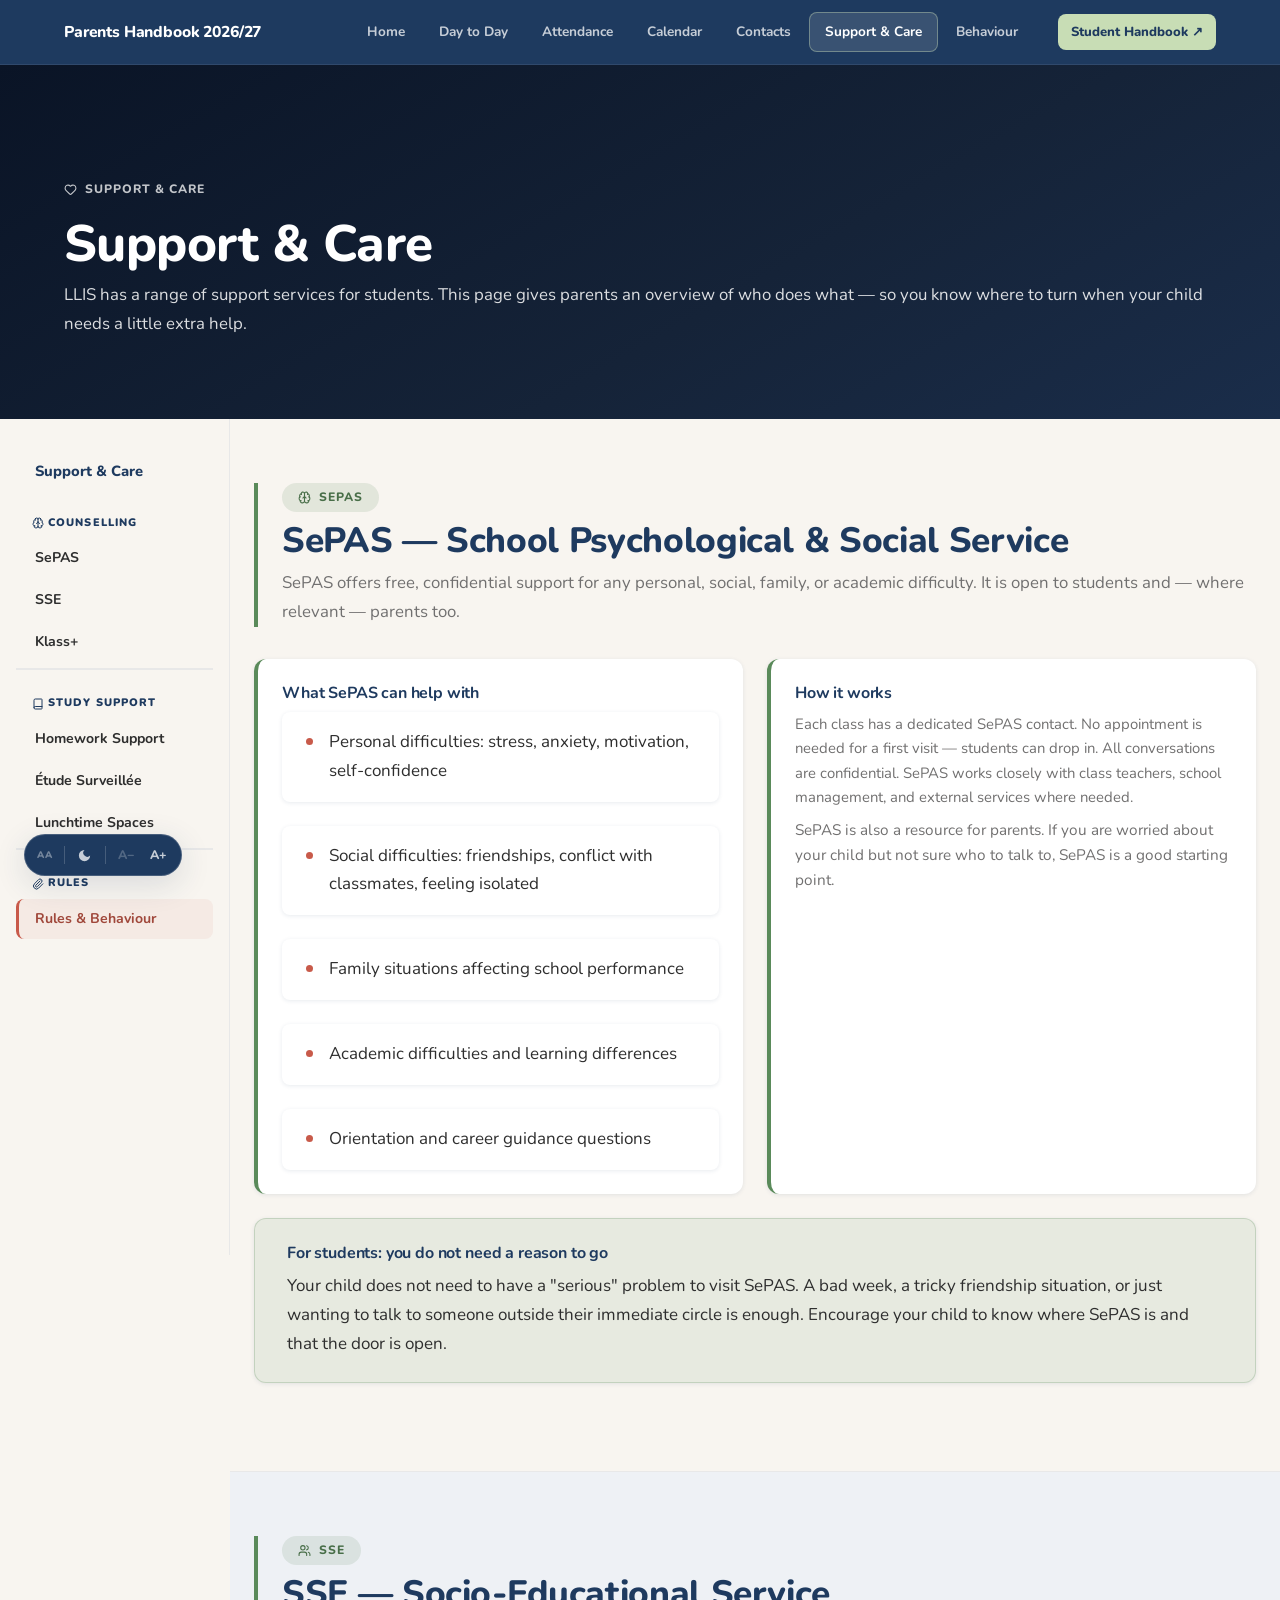
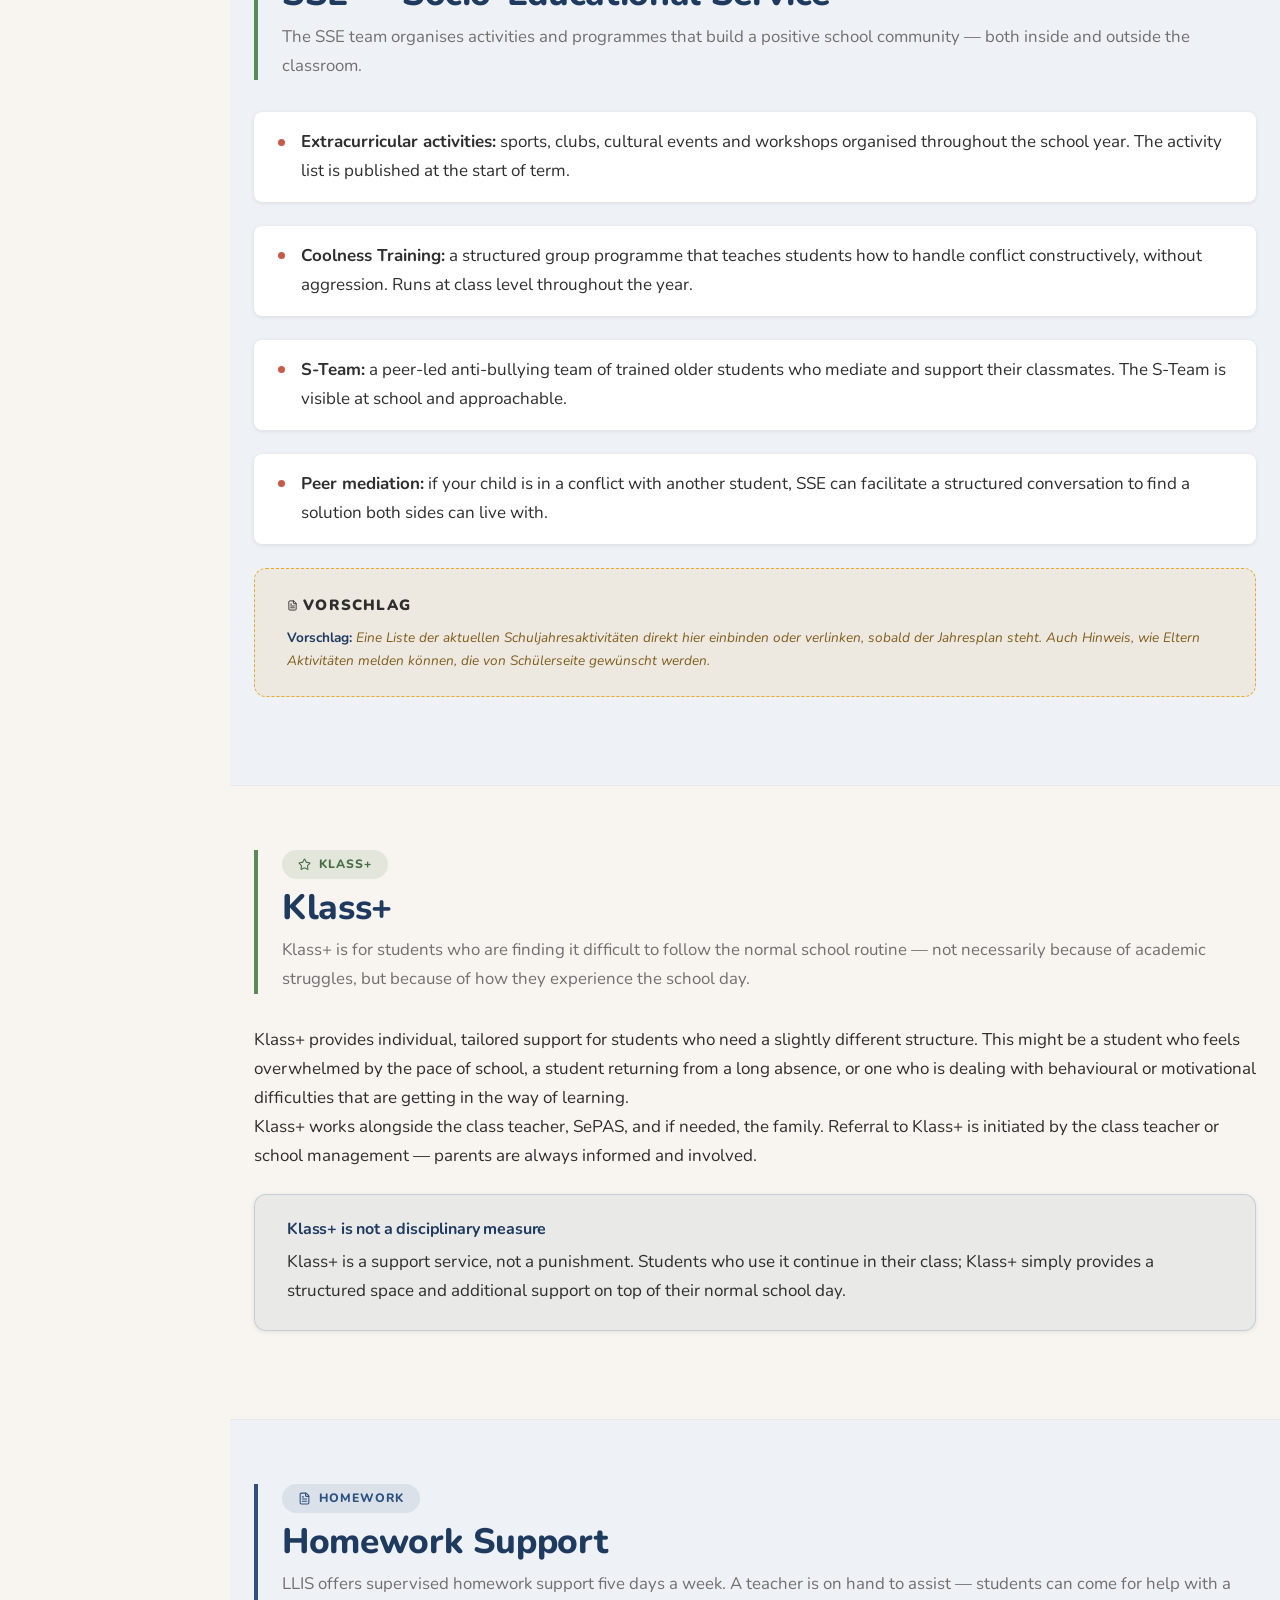
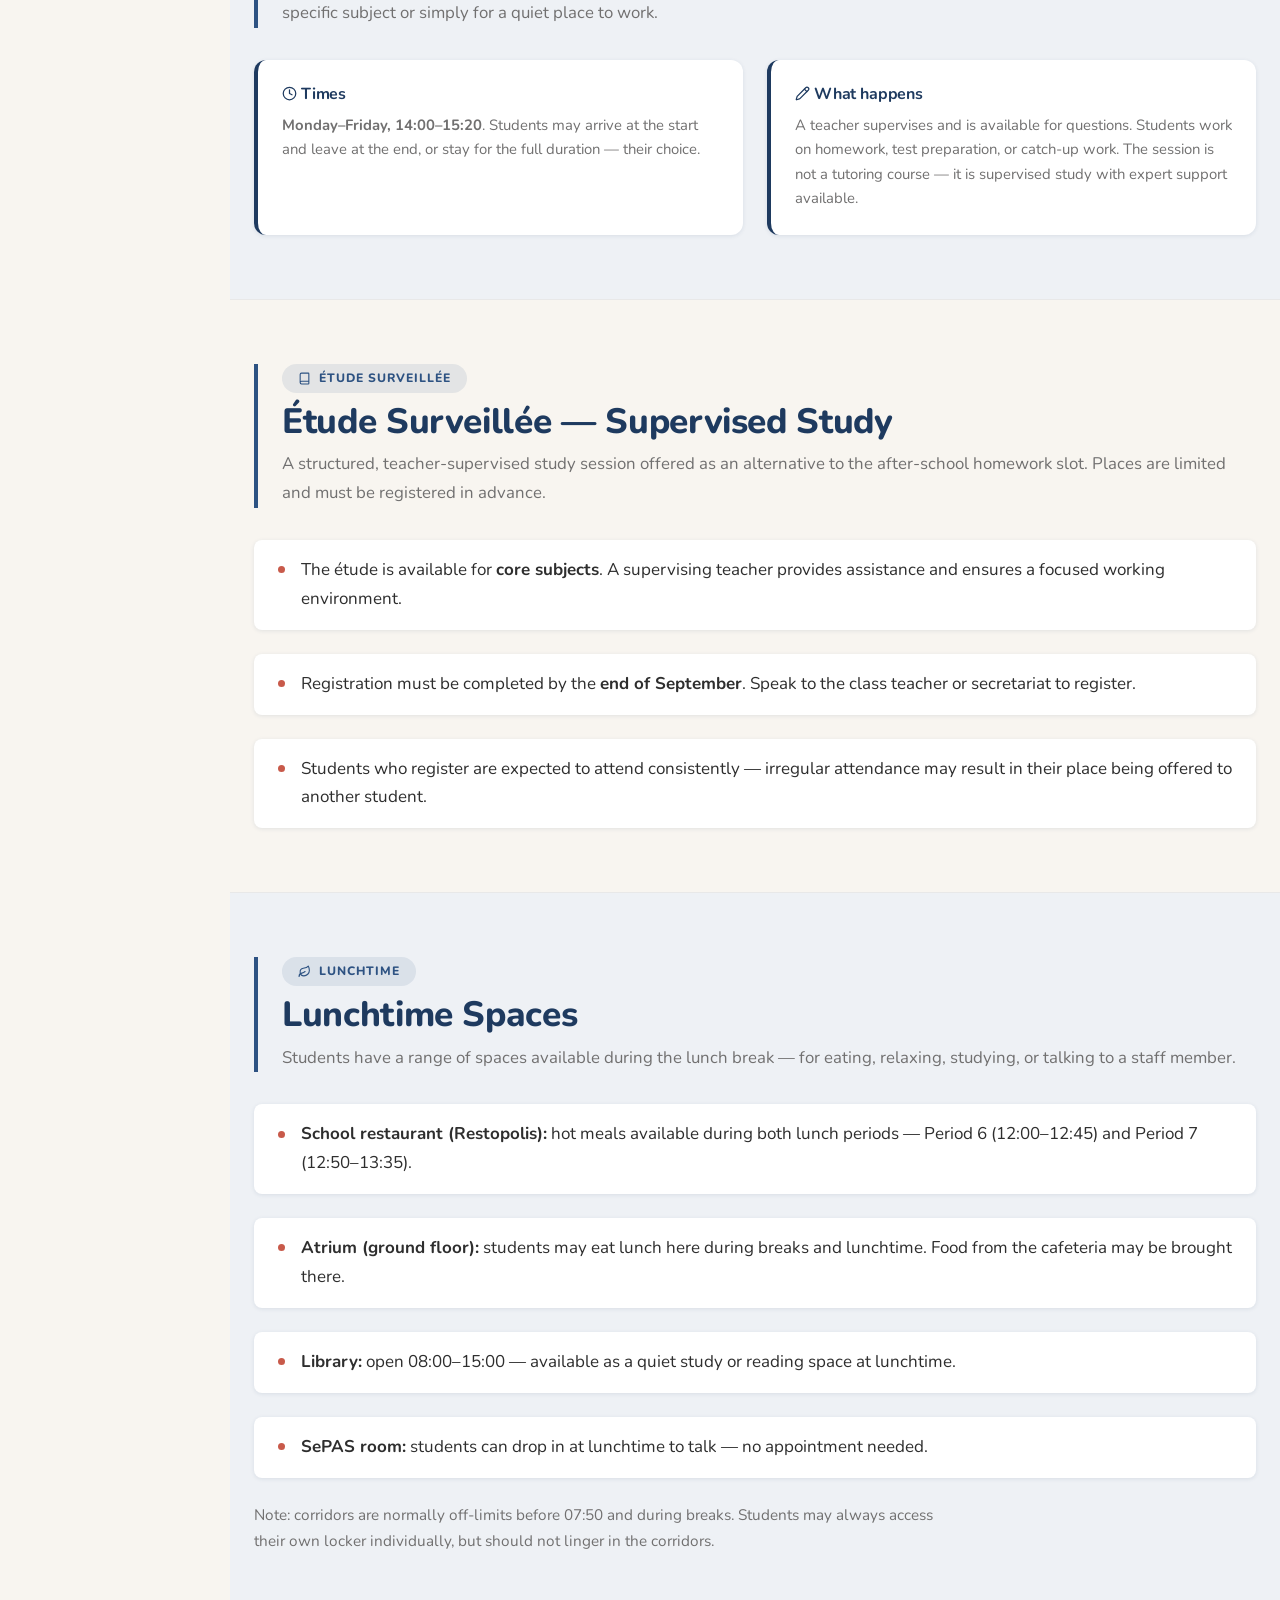
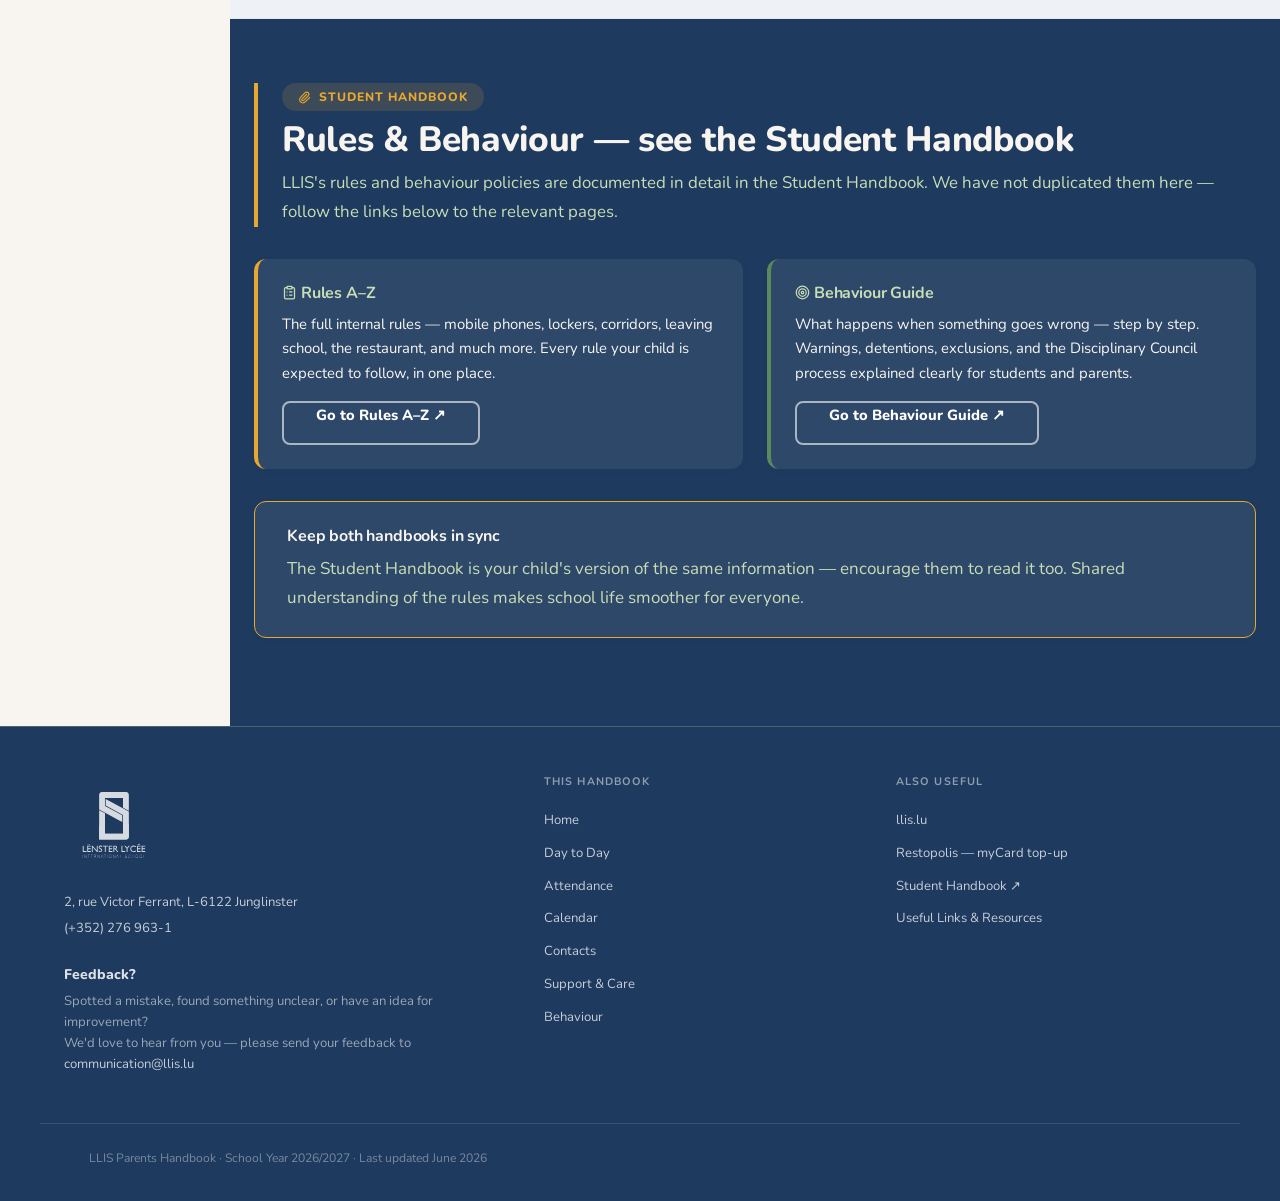
<file: support.html>
<!DOCTYPE html>
<html lang="en">
<head>
<meta charset="UTF-8">
<meta name="viewport" content="width=device-width, initial-scale=1.0">
<title>Support &amp; Care | LLIS Parents Handbook 2026/27</title>
<meta name="description" content="Support services available to LLIS students — SePAS, SSE, Klass+, homework help, and more.">
<link rel="preconnect" href="https://fonts.googleapis.com">
<link rel="preconnect" href="https://fonts.gstatic.com" crossorigin>
<link href="https://fonts.googleapis.com/css2?family=Nunito:wght@400;700;800;900&family=Source+Code+Pro:wght@500;600&display=swap" rel="stylesheet">
<link rel="stylesheet" href="styles.css">
</head>
<body>

<header class="site-header">
  <nav class="nav">
    <a href="index.html" class="nav__brand">
      Parents Handbook 2026/27
    </a>
    <button class="nav__toggle" aria-label="Toggle navigation" aria-expanded="false"><span></span></button>
    <ul class="nav__links">
      <li><span><a href="index.html">Home</a></span></li>
      <li><span><a href="schulalltag.html">Day to Day</a></span></li>
      <li><span><a href="attendance.html">Attendance</a></span></li>
      <li><span><a href="calendar.html">Calendar</a></span></li>
      <li><span><a href="contacts.html">Contacts</a></span></li>
      <li><span><a href="support.html" aria-current="page" class="is-active">Support &amp; Care</a></span></li>
      <li><span><a href="behaviour.html">Behaviour</a></span></li>
    </ul>
    <a href="../Welcome%20Package%20LLIS%20Students/Welcome%20Package%20LLIS%20Students/LLIS-Welcome-Site/index.html" target="_blank" class="nav__cta no-print">Student Handbook ↗</a>
  </nav>
</header>

<section class="page-intro">
  <div class="container" style="padding-top: var(--space-3xl); padding-bottom: var(--space-2xl);">
    <p class="eyebrow"><i data-lucide="heart"></i> Support &amp; Care</p>
    <h1>Support &amp; Care</h1>
    <p class="lead">LLIS has a range of support services for students. This page gives parents an overview of who does what — so you know where to turn when your child needs a little extra help.</p>
  </div>
</section>

<div class="page-layout">
  <nav class="sidenav no-print" aria-label="Jump to section">
    <a href="#sepas" class="sidenav__home">Support &amp; Care</a>
    <span class="sidenav__group"><i data-lucide="brain"></i> Counselling</span>
    <a href="#sepas">SePAS</a>
    <a href="#sse">SSE</a>
    <a href="#klass-plus">Klass+</a>
    <span class="sidenav__group"><i data-lucide="book"></i> Study Support</span>
    <a href="#homework">Homework Support</a>
    <a href="#etude">Étude Surveillée</a>
    <a href="#lunchtime">Lunchtime Spaces</a>
    <span class="sidenav__group"><i data-lucide="paperclip"></i> Rules</span>
    <a href="#rules-link">Rules &amp; Behaviour</a>
  </nav>

<main>

  <!-- ════════════ SePAS ════════════ -->
  <section id="sepas" class="section">
    <div class="container">
      <div class="section-head accent-bar accent-bar--support">
        <p class="tag tag--support"><i data-lucide="brain"></i> SePAS</p>
        <h2>SePAS — School Psychological &amp; Social Service</h2>
        <p class="lead">SePAS offers free, confidential support for any personal, social, family, or academic difficulty. It is open to students and — where relevant — parents too.</p>
      </div>

      <div class="grid-cards--2">
        <div class="info-card info-card--support">
          <h4>What SePAS can help with</h4>
          <ul class="icon-list" style="margin-top:0;">
            <li><span>Personal difficulties: stress, anxiety, motivation, self-confidence</span></li>
            <li><span>Social difficulties: friendships, conflict with classmates, feeling isolated</span></li>
            <li><span>Family situations affecting school performance</span></li>
            <li><span>Academic difficulties and learning differences</span></li>
            <li><span>Orientation and career guidance questions</span></li>
          </ul>
        </div>
        <div class="info-card info-card--support">
          <h4>How it works</h4>
          <p>Each class has a dedicated SePAS contact. No appointment is needed for a first visit — students can drop in. All conversations are confidential. SePAS works closely with class teachers, school management, and external services where needed.</p>
          <p style="margin-top:var(--space-sm); font-size:.9em; color:var(--slate);">SePAS is also a resource for parents. If you are worried about your child but not sure who to talk to, SePAS is a good starting point.</p>
        </div>
      </div>

      <div class="callout callout--support mt-lg">
        <h4>For students: you do not need a reason to go</h4>
        <p>Your child does not need to have a "serious" problem to visit SePAS. A bad week, a tricky friendship situation, or just wanting to talk to someone outside their immediate circle is enough. Encourage your child to know where SePAS is and that the door is open.</p>
      </div>
    </div>
  </section>

  <!-- ════════════ SSE ════════════ -->
  <section id="sse" class="section section--alt">
    <div class="container">
      <div class="section-head accent-bar accent-bar--support">
        <p class="tag tag--support"><i data-lucide="users"></i> SSE</p>
        <h2>SSE — Socio-Educational Service</h2>
        <p class="lead">The SSE team organises activities and programmes that build a positive school community — both inside and outside the classroom.</p>
      </div>

      <ul class="icon-list">
        <li><span><strong>Extracurricular activities:</strong> sports, clubs, cultural events and workshops organised throughout the school year. The activity list is published at the start of term.</span></li>
        <li><span><strong>Coolness Training:</strong> a structured group programme that teaches students how to handle conflict constructively, without aggression. Runs at class level throughout the year.</span></li>
        <li><span><strong>S-Team:</strong> a peer-led anti-bullying team of trained older students who mediate and support their classmates. The S-Team is visible at school and approachable.</span></li>
        <li><span><strong>Peer mediation:</strong> if your child is in a conflict with another student, SSE can facilitate a structured conversation to find a solution both sides can live with.</span></li>
      </ul>

      <div class="editorial mt-lg">
        <p class="editorial__label"><i data-lucide="file-text"></i> Vorschlag</p>
        <div class="editorial__suggestion" style="border-top:none; margin-top:0; padding-top:0;">
          <strong>Vorschlag:</strong> Eine Liste der aktuellen Schuljahresaktivitäten direkt hier einbinden oder verlinken, sobald der Jahresplan steht. Auch Hinweis, wie Eltern Aktivitäten melden können, die von Schülerseite gewünscht werden.
        </div>
      </div>
    </div>
  </section>

  <!-- ════════════ KLASS+ ════════════ -->
  <section id="klass-plus" class="section">
    <div class="container">
      <div class="section-head accent-bar accent-bar--support">
        <p class="tag tag--support"><i data-lucide="star"></i> Klass+</p>
        <h2>Klass+</h2>
        <p class="lead">Klass+ is for students who are finding it difficult to follow the normal school routine — not necessarily because of academic struggles, but because of how they experience the school day.</p>
      </div>

      <p>Klass+ provides individual, tailored support for students who need a slightly different structure. This might be a student who feels overwhelmed by the pace of school, a student returning from a long absence, or one who is dealing with behavioural or motivational difficulties that are getting in the way of learning.</p>
      <p>Klass+ works alongside the class teacher, SePAS, and if needed, the family. Referral to Klass+ is initiated by the class teacher or school management — parents are always informed and involved.</p>

      <div class="callout callout--info mt-lg">
        <h4>Klass+ is not a disciplinary measure</h4>
        <p>Klass+ is a support service, not a punishment. Students who use it continue in their class; Klass+ simply provides a structured space and additional support on top of their normal school day.</p>
      </div>
    </div>
  </section>

  <!-- ════════════ HOMEWORK SUPPORT ════════════ -->
  <section id="homework" class="section section--alt">
    <div class="container">
      <div class="section-head accent-bar accent-bar--practical">
        <p class="tag tag--practical"><i data-lucide="file-text"></i> Homework</p>
        <h2>Homework Support</h2>
        <p class="lead">LLIS offers supervised homework support five days a week. A teacher is on hand to assist — students can come for help with a specific subject or simply for a quiet place to work.</p>
      </div>

      <div class="grid-cards--2">
        <div class="info-card">
          <h4><i data-lucide="clock"></i> Times</h4>
          <p><strong>Monday–Friday, 14:00–15:20</strong>. Students may arrive at the start and leave at the end, or stay for the full duration — their choice.</p>
        </div>
        <div class="info-card">
          <h4><i data-lucide="pencil"></i> What happens</h4>
          <p>A teacher supervises and is available for questions. Students work on homework, test preparation, or catch-up work. The session is not a tutoring course — it is supervised study with expert support available.</p>
        </div>
      </div>
    </div>
  </section>

  <!-- ════════════ ÉTUDE SURVEILLÉE ════════════ -->
  <section id="etude" class="section">
    <div class="container">
      <div class="section-head accent-bar accent-bar--practical">
        <p class="tag tag--practical"><i data-lucide="book"></i> Étude Surveillée</p>
        <h2>Étude Surveillée — Supervised Study</h2>
        <p class="lead">A structured, teacher-supervised study session offered as an alternative to the after-school homework slot. Places are limited and must be registered in advance.</p>
      </div>

      <ul class="icon-list">
        <li><span>The étude is available for <strong>core subjects</strong>. A supervising teacher provides assistance and ensures a focused working environment.</span></li>
        <li><span>Registration must be completed by the <strong>end of September</strong>. Speak to the class teacher or secretariat to register.</span></li>
        <li><span>Students who register are expected to attend consistently — irregular attendance may result in their place being offered to another student.</span></li>
      </ul>
    </div>
  </section>

  <!-- ════════════ LUNCHTIME ROOMS ════════════ -->
  <section id="lunchtime" class="section section--alt">
    <div class="container">
      <div class="section-head accent-bar accent-bar--practical">
        <p class="tag tag--practical"><i data-lucide="leaf"></i> Lunchtime</p>
        <h2>Lunchtime Spaces</h2>
        <p class="lead">Students have a range of spaces available during the lunch break — for eating, relaxing, studying, or talking to a staff member.</p>
      </div>

      <ul class="icon-list">
        <li><span><strong>School restaurant (Restopolis):</strong> hot meals available during both lunch periods — Period 6 (12:00–12:45) and Period 7 (12:50–13:35).</span></li>
        <li><span><strong>Atrium (ground floor):</strong> students may eat lunch here during breaks and lunchtime. Food from the cafeteria may be brought there.</span></li>
        <li><span><strong>Library:</strong> open 08:00–15:00 — available as a quiet study or reading space at lunchtime.</span></li>
        <li><span><strong>SePAS room:</strong> students can drop in at lunchtime to talk — no appointment needed.</span></li>
      </ul>

      <p class="prose mt-lg" style="color:var(--slate); font-size:.9em;">Note: corridors are normally off-limits before 07:50 and during breaks. Students may always access their own locker individually, but should not linger in the corridors.</p>
    </div>
  </section>

  <!-- ════════════ RULES & BEHAVIOUR (cross-link) ════════════ -->
  <section id="rules-link" class="section" style="background:var(--midnight); color:var(--cream);">
    <div class="container">
      <div class="section-head accent-bar" style="border-left-color:var(--amber);">
        <p class="tag" style="background:rgba(232,168,48,.15); color:var(--amber);"><i data-lucide="paperclip"></i> Student Handbook</p>
        <h2 style="color:var(--cream);">Rules &amp; Behaviour — see the Student Handbook</h2>
        <p class="lead" style="color:var(--sage);">LLIS's rules and behaviour policies are documented in detail in the Student Handbook. We have not duplicated them here — follow the links below to the relevant pages.</p>
      </div>

      <div class="grid-cards--2">
        <div class="info-card" style="background:rgba(255,255,255,.07); border:none; border-left: 4px solid var(--amber);">
          <h4 style="color:var(--sage);"><i data-lucide="clipboard-list"></i> Rules A–Z</h4>
          <p style="color:var(--cream);">The full internal rules — mobile phones, lockers, corridors, leaving school, the restaurant, and much more. Every rule your child is expected to follow, in one place.</p>
          <a href="../Welcome%20Package%20LLIS%20Students/Welcome%20Package%20LLIS%20Students/LLIS-Welcome-Site/code-of-conduct.html" target="_blank" class="btn btn--secondary" style="margin-top:var(--space-md); display:inline-block;">Go to Rules A–Z ↗</a>
        </div>
        <div class="info-card" style="background:rgba(255,255,255,.07); border:none; border-left: 4px solid var(--fern);">
          <h4 style="color:var(--sage);"><i data-lucide="target"></i> Behaviour Guide</h4>
          <p style="color:var(--cream);">What happens when something goes wrong — step by step. Warnings, detentions, exclusions, and the Disciplinary Council process explained clearly for students and parents.</p>
          <a href="../Welcome%20Package%20LLIS%20Students/Welcome%20Package%20LLIS%20Students/LLIS-Welcome-Site/behaviour.html" target="_blank" class="btn btn--secondary" style="margin-top:var(--space-md); display:inline-block;">Go to Behaviour Guide ↗</a>
        </div>
      </div>

      <div class="callout callout--info mt-xl" style="background:rgba(255,255,255,.07); border-color:var(--amber);">
        <h4 style="color:var(--cream);">Keep both handbooks in sync</h4>
        <p style="color:var(--sage);">The Student Handbook is your child's version of the same information — encourage them to read it too. Shared understanding of the rules makes school life smoother for everyone.</p>
      </div>
    </div>
  </section>

</main>
</div>

<footer class="site-footer no-print">
  <div class="container">
    <div>
      <div class="site-footer__brand"><img src="LLIS-logo.svg" alt="LLIS" class="footer-logo-img"></div>
      <p style="margin-top:8px;"><a href="https://goo.gl/maps/PRqkXg4hNn3aJetQA" target="_blank" rel="noopener">2, rue Victor Ferrant, L-6122 Junglinster</a></p>
      <p style="margin-top:4px;"><a href="tel:+352276963-1">(+352) 276 963-1</a></p>
      <div style="margin-top:var(--space-lg);">
      <p style="font-size:.88rem; font-weight:800; color:rgba(255,255,255,.85); margin-bottom:4px;">Feedback?</p>
      <p style="font-size:.82rem; color:rgba(255,255,255,.55); line-height:1.6;">Spotted a mistake, found something unclear, or have an idea for improvement?<br>We'd love to hear from you — please send your feedback to <a href="mailto:communication@llis.lu" style="color:rgba(255,255,255,.75);">communication@llis.lu</a></p>
    </div>
    </div>
    <div>
      <h4>This handbook</h4>
      <ul>
        <li><span><a href="index.html">Home</a></span></li>
        <li><span><a href="schulalltag.html">Day to Day</a></span></li>
        <li><span><a href="attendance.html">Attendance</a></span></li>
        <li><span><a href="calendar.html">Calendar</a></span></li>
        <li><span><a href="contacts.html">Contacts</a></span></li>
        <li><span><a href="support.html">Support &amp; Care</a></span></li>
        <li><span><a href="behaviour.html">Behaviour</a></span></li>
      </ul>
    </div>
    <div>
      <h4>Also useful</h4>
      <ul>
        <li><span><a href="https://www.llis.lu" target="_blank" rel="noopener">llis.lu</a></span></li>
        <li><span><a href="https://www.restopolis.lu" target="_blank" rel="noopener">Restopolis — myCard top-up</a></span></li>
        <li><span><a href="../Welcome%20Package%20LLIS%20Students/Welcome%20Package%20LLIS%20Students/LLIS-Welcome-Site/index.html" target="_blank">Student Handbook ↗</a></span></li>
        <li><span><a href="contacts.html#useful-links">Useful Links &amp; Resources</a></span></li>
      </ul>
    </div>
  </div>
  <div class="site-footer__bottom container">
    LLIS Parents Handbook · School Year 2026/2027 · Last updated June 2026
  </div>
</footer>

<a href="#" class="to-top no-print" aria-label="Back to top">↑</a>
<script src="lucide.min.js"></script>
  <script src="script.js"></script>
</body>
</html>
</file>
<file: styles.css>
/* ════════════════════════════════════════════════════════════════
   LLIS PARENTS HANDBOOK — Shared Stylesheet
   Lënster Lycée International School · 2025/26
   ════════════════════════════════════════════════════════════════ */

:root {
  /* Colours */
  --midnight:   #1E3A5F;
  --steel:      #2D5282;
  --sage:       #C8DDB5;
  --fern:       #5A8A5A;
  --terracotta: #C85A4A;
  --blush:      #E8A090;
  --amber:      #E8A830;
  --charcoal:   #2E2E2E;
  --slate:      #717070;
  --silver:     #E8E8E8;
  --cream:      #F8F5F0;

  /* Typography */
  --font-main: 'Nunito', 'Gill Sans MT', 'Gill Sans', sans-serif;
  --font-mono: 'Source Code Pro', monospace;

  /* Spacing (8px grid) */
  --space-xs:  4px;
  --space-sm:  8px;
  --space-md:  16px;
  --space-lg:  24px;
  --space-xl:  32px;
  --space-2xl: 48px;
  --space-3xl: 64px;

  /* Radius */
  --radius-sm:   4px;
  --radius-md:   8px;
  --radius-lg:   12px;
  --radius-pill: 999px;

  /* Shadows (midnight-tinted) */
  --shadow-sm: 0 1px 4px  rgba(30,58,95,.10);
  --shadow-md: 0 4px 16px rgba(30,58,95,.12);
  --shadow-lg: 0 8px 32px rgba(30,58,95,.14);

  /* Easing */
  --ease-out:    cubic-bezier(0.23, 1, 0.32, 1);
  --ease-in-out: cubic-bezier(0.77, 0, 0.175, 1);
  --ease-spring: cubic-bezier(0.34, 1.56, 0.64, 1);

  --max-width:     1200px;
  --content-width: 680px;

  /* Category accent colours */
  --cat-practical: var(--steel);
  --cat-rules:     var(--terracotta);
  --cat-safety:    #C04A3A;
  --cat-support:   var(--fern);
  --cat-values:    var(--amber);

  /* Text variants (WCAG AA on white/cream) */
  --cat-rules-text:   #A0483B;
  --cat-support-text: #486E48;
  --cat-values-text:  #7F5C1A;
  --cat-safety-text:  #A33E31;
}

/* ── Reset ───────────────────────────────────────────────────── */
*, *::before, *::after { box-sizing: border-box; margin: 0; padding: 0; }
html { scroll-behavior: smooth; }

body {
  font-family: var(--font-main);
  font-size: 17px;
  color: var(--charcoal);
  background: var(--cream);
  line-height: 1.7;
  -webkit-font-smoothing: antialiased;
  overflow-x: hidden;
}

img, svg { display: block; max-width: 100%; }
a { color: var(--steel); text-decoration-thickness: 1.5px; }
ul, ol { padding-left: 1.25em; }
li + li { margin-top: var(--space-sm); }

/* ── Typography ──────────────────────────────────────────────── */
h1, h2, h3, h4 { color: var(--midnight); letter-spacing: -.01em; }
h1 { font-weight: 800; line-height: 1.12; font-size: clamp(2rem, 5vw, 3.2rem); }
h2 { font-weight: 800; line-height: 1.18; font-size: clamp(1.5rem, 3.5vw, 2.2rem); }
h3 { font-weight: 700; line-height: 1.25; font-size: 1.15rem; }
h4 { font-weight: 700; line-height: 1.3;  font-size: 1rem; }

p { color: var(--charcoal); }
.lead  { color: var(--slate); font-size: 1.05rem; line-height: 1.72; }
.prose { max-width: var(--content-width); }

.eyebrow {
  display: inline-flex; align-items: center; gap: var(--space-sm);
  font-weight: 800; font-size: 0.76rem; letter-spacing: .08em; text-transform: uppercase;
  color: rgba(255,255,255,.75); margin-bottom: var(--space-md);
}

/* ── Layout ──────────────────────────────────────────────────── */
.container { max-width: var(--max-width); margin: 0 auto; padding: 0 var(--space-lg); }

.section { padding: var(--space-3xl) 0; border-bottom: 1px solid var(--silver); }
.section:last-of-type { border-bottom: none; }
.section--alt { background: #eef1f5; }

.section-head { margin-bottom: var(--space-xl); }
.section-head h2 { margin-bottom: var(--space-sm); }

/* ── Tags ────────────────────────────────────────────────────── */
.tag {
  display: inline-flex; align-items: center; gap: var(--space-sm);
  font-weight: 800; font-size: .76rem; letter-spacing: .08em; text-transform: uppercase;
  padding: var(--space-xs) var(--space-md); border-radius: var(--radius-pill); margin-bottom: var(--space-sm);
}
.tag--practical { background: rgba(45,82,130,.10);  color: var(--cat-practical); }
.tag--rules     { background: rgba(200,90,74,.12);  color: var(--cat-rules-text); }
.tag--safety    { background: rgba(192,74,58,.14);  color: var(--cat-safety-text); }
.tag--support   { background: rgba(90,138,90,.14);  color: var(--cat-support-text); }
.tag--values    { background: rgba(232,168,48,.16); color: var(--cat-values-text); }

/* Accent left-border strips */
.accent-bar { border-left: 4px solid var(--midnight); padding-left: var(--space-lg); }
.accent-bar--practical { border-color: var(--cat-practical); }
.accent-bar--rules     { border-color: var(--cat-rules); }
.accent-bar--safety    { border-color: var(--cat-safety); }
.accent-bar--support   { border-color: var(--cat-support); }
.accent-bar--values    { border-color: var(--cat-values); }

/* ── Header / Nav ────────────────────────────────────────────── */
.site-header {
  position: sticky; top: 0; z-index: 100;
  background: var(--midnight);
  border-bottom: 1px solid rgba(255,255,255,.08);
}
.nav {
  display: flex; align-items: center;
  gap: var(--space-sm); padding: var(--space-md) var(--space-lg);
  max-width: var(--max-width); margin: 0 auto; height: 64px;
}
/* nav__links uses flex:1 + justify-content:flex-end (set above) */
.nav__brand {
  display: flex; align-items: center; gap: var(--space-sm);
  font-weight: 800; font-size: .98rem; color: white;
  text-decoration: none; white-space: nowrap; letter-spacing: -.01em; flex-shrink: 0;
}
.nav__logo-mark {
  display: grid; place-items: center;
  width: 34px; height: 34px; border-radius: var(--radius-md);
  background: var(--sage); color: var(--midnight);
  font-weight: 900; font-size: .78rem; font-family: var(--font-mono); flex-shrink: 0;
}
.nav__links {
  display: flex; align-items: center; gap: 2px; list-style: none;
  flex: 1; flex-wrap: nowrap; justify-content: flex-end; overflow: hidden;
}
.nav__links li + li { margin-top: 0; }
.nav__links a {
  display: inline-flex; align-items: center; color: rgba(255,255,255,.75);
  text-decoration: none; font-weight: 700; font-size: .85rem;
  padding: var(--space-sm) var(--space-md); border-radius: var(--radius-md);
  transition: background-color 150ms var(--ease-out), color 150ms var(--ease-out);
  white-space: nowrap;
}
@media (hover: hover) and (pointer: fine) {
  .nav__links a:hover { background: rgba(255,255,255,.10); color: white; }
}
.nav__links a.is-active,
.nav__links a[aria-current="page"] {
  color: white; background: rgba(255,255,255,.12);
  box-shadow: inset 0 0 0 1px rgba(200,221,181,.4);
}
.nav__links .nav__ext { font-size: .82rem; color: rgba(255,255,255,.5); }

/* Student Handbook CTA — direct flex child of .nav (not inside ul) */
.nav__cta {
  flex-shrink: 0; margin-left: var(--space-md);
  background: var(--sage); color: var(--midnight);
  font-weight: 800; font-size: .82rem; text-decoration: none; white-space: nowrap;
  padding: 7px 13px; border-radius: var(--radius-md);
  transition: background 150ms var(--ease-out), transform 150ms var(--ease-out);
}
@media (hover: hover) and (pointer: fine) {
  .nav__cta:hover { background: #b8cf9f; }
}
.nav__cta:active { transform: scale(.97); }
@media (max-width: 900px) { .nav__cta { font-size: .75rem; padding: 5px 10px; } }

/* Hamburger */
.nav__toggle {
  display: none; background: none; border: none; cursor: pointer;
  padding: var(--space-sm); min-width: 44px; min-height: 44px;
}
.nav__toggle span,
.nav__toggle span::before,
.nav__toggle span::after {
  display: block; width: 22px; height: 2px; background: rgba(255,255,255,.85);
  position: relative;
  transition: transform 200ms var(--ease-in-out), opacity 200ms var(--ease-in-out);
}
.nav__toggle span::before { content: ""; position: absolute; top: -7px; }
.nav__toggle span::after  { content: ""; position: absolute; top: 7px; }
.nav__toggle[aria-expanded="true"] span { background: transparent; }
.nav__toggle[aria-expanded="true"] span::before { transform: translateY(7px)  rotate(45deg); }
.nav__toggle[aria-expanded="true"] span::after  { transform: translateY(-7px) rotate(-45deg); }

@media (max-width: 900px) {
  .nav__toggle { display: block; }
  .nav__links {
    position: absolute; top: 100%; left: 0; right: 0;
    background: var(--midnight); border-bottom: 1px solid rgba(255,255,255,.1);
    flex-direction: column; align-items: flex-start; gap: 0;
    padding: var(--space-sm) var(--space-lg) var(--space-lg);
    max-height: 0; overflow: hidden;
    transition: max-height 250ms var(--ease-in-out);
  }
  .nav__links.is-open { max-height: 80vh; overflow-y: auto; }
  .nav__links li { width: 100%; }
  .nav__links a {
    display: block; width: 100%; padding: var(--space-md) var(--space-sm);
    border-bottom: 1px solid rgba(255,255,255,.08); border-radius: 0;
    color: rgba(255,255,255,.8);
  }
  .nav__links a.is-active, .nav__links a[aria-current="page"] {
    box-shadow: none; background: rgba(255,255,255,.08);
  }
}

/* ── Page layout: sidebar (index.html) ───────────────────────── */
.page-layout { display: flex; align-items: flex-start; }
.page-layout main { flex: 1; min-width: 0; }

.sidenav {
  flex-shrink: 0; width: 230px;
  position: sticky; top: 64px; height: calc(100vh - 64px); overflow-y: auto;
  display: flex; flex-direction: column; gap: 2px;
  padding: var(--space-xl) var(--space-md);
  background: var(--cream); border-right: 1px solid var(--silver); scrollbar-width: thin;
}
.sidenav a {
  display: block; font-size: .88rem; font-weight: 700; text-decoration: none;
  color: var(--charcoal); padding: var(--space-sm) var(--space-md);
  border-radius: var(--radius-md); border-left: 3px solid transparent;
  transition: border-color 150ms var(--ease-out), color 150ms var(--ease-out), background-color 150ms var(--ease-out);
}
@media (hover: hover) and (pointer: fine) {
  .sidenav a:hover { color: var(--steel); background: rgba(45,82,130,.07); }
}
.sidenav a.is-active { color: var(--cat-rules-text); background: rgba(200,90,74,.07); border-left-color: var(--terracotta); }
.sidenav__group {
  display: block; font-size: .68rem; font-weight: 900; letter-spacing: .1em; text-transform: uppercase;
  color: var(--midnight); padding: var(--space-lg) var(--space-md) var(--space-xs);
  border-top: 2px solid var(--silver); margin-top: var(--space-xs);
}
.sidenav__group:first-of-type { border-top: none; padding-top: var(--space-sm); }
.sidenav__home {
  font-weight: 800 !important; font-size: .92rem !important;
  color: var(--midnight) !important; border-left-color: transparent !important;
  margin-bottom: var(--space-sm);
}

@media (max-width: 980px) {
  .page-layout { flex-direction: column; }
  .sidenav {
    position: sticky; top: 64px; z-index: 90; width: 100%;
    height: auto; flex-direction: row; overflow-x: auto; overflow-y: visible;
    gap: var(--space-sm); padding: var(--space-sm) var(--space-lg);
    border-right: none; border-bottom: 1px solid var(--silver);
  }
  .sidenav a {
    flex-shrink: 0; border-left: none;
    border: 1px solid var(--silver); border-radius: var(--radius-pill);
    background: #fff; padding: var(--space-xs) var(--space-md);
    min-height: 32px; display: inline-flex; align-items: center;
  }
  .sidenav a.is-active { border-color: var(--terracotta); background: rgba(200,90,74,.06); color: var(--cat-rules-text); }
  .sidenav__group, .sidenav__home { display: none; }
}

/* ── Subnav (secondary pages) ────────────────────────────────── */
.subnav {
  display: flex; gap: var(--space-sm); padding: var(--space-sm) var(--space-lg);
  max-width: var(--max-width); margin: 0 auto; overflow-x: auto; scrollbar-width: thin;
  border-bottom: 1px solid var(--silver); background: var(--cream);
  position: sticky; top: 65px; z-index: 90;
}
.subnav a {
  flex-shrink: 0; display: inline-flex; align-items: center;
  font-size: .84rem; font-weight: 700; text-decoration: none;
  color: var(--charcoal); background: #fff; border: 1px solid var(--silver);
  border-radius: var(--radius-pill); padding: var(--space-xs) var(--space-md); min-height: 32px;
  transition: border-color 150ms var(--ease-out), color 150ms var(--ease-out);
}
@media (hover: hover) and (pointer: fine) {
  .subnav a:hover { border-color: var(--steel); color: var(--steel); }
}
.subnav a.is-active { border-color: var(--terracotta); color: var(--cat-rules-text); background: rgba(200,90,74,.06); }

/* ── Page intro (non-hero pages) ─────────────────────────────── */
.page-intro {
  padding: var(--space-2xl) 0 var(--space-xl);
  background: linear-gradient(150deg, #0a1426 0%, #152338 60%, #1a2d4a 100%);
}
.page-intro h1  { color: #fff; margin-bottom: var(--space-sm); }
.page-intro .lead { color: rgba(255,255,255,.85); }

/* ── Hero (index.html) ───────────────────────────────────────── */
.hero {
  background: var(--midnight); padding: 80px 0 88px; position: relative; overflow: hidden;
}

/* Photo variant — place hero-bg.jpg in the handbook folder to activate */
.hero--photo {
  background-image: url('hero-bg.jpg');
  background-size: cover;
  background-position: center 55%;
  min-height: 580px;
  display: flex;
  align-items: center;
  padding: 0;
}

/* Dark overlay */
.hero__overlay {
  position: absolute; inset: 0; z-index: 1;
  background: linear-gradient(
    110deg,
    rgba(10, 20, 38, 0.78) 0%,
    rgba(10, 20, 38, 0.60) 55%,
    rgba(10, 20, 38, 0.40) 100%
  );
}

/* Fallback gradient when no photo is present */
.hero:not(.hero--photo)::before,
.hero--photo:not([style*="hero-bg"])::after {
  content: ''; position: absolute; inset: 0;
  background: radial-gradient(ellipse 80% 60% at 70% 50%, rgba(45,82,130,.6) 0%, transparent 70%);
  pointer-events: none;
}

/* Inner layout: text left, logo right */
.hero__inner {
  position: relative; z-index: 2;
  display: flex; align-items: center; justify-content: space-between;
  gap: var(--space-2xl); width: 100%;
  padding-top: 80px; padding-bottom: 88px;
}
.hero__content { flex: 1; min-width: 0; max-width: 600px; }

.hero h1 { color: #fff; margin-bottom: var(--space-md); letter-spacing: -.02em; }
.hero h1 em { color: var(--sage); font-style: normal; }
.hero .lead { color: rgba(255,255,255,.75); max-width: 520px; }
.hero a { color: var(--sage); }
.hero__actions { display: flex; flex-wrap: wrap; gap: var(--space-md); margin-top: var(--space-xl); }

/* Logo lockup — right side of hero */
.hero__logo-lockup {
  flex-shrink: 0;
  display: flex; flex-direction: column; align-items: center; gap: var(--space-md);
  opacity: .92;
}
.hero__logo-img {
  width: 200px; height: 200px;
  filter: brightness(0) invert(1);
  display: block;
  opacity: 0.9;
}
@media (max-width: 780px) {
  .hero__logo-lockup { display: none; }
  .hero__inner { padding-top: 56px; padding-bottom: 64px; }
}

/* Eyebrow pill with pulsing dot */
.hero-eyebrow {
  display: inline-flex; align-items: center; gap: var(--space-sm);
  background: rgba(200,221,181,.12); border: 1px solid rgba(200,221,181,.28);
  border-radius: var(--radius-pill); padding: 6px 14px; margin-bottom: var(--space-lg);
}
.hero-eyebrow span { color: var(--sage); font-size: .75rem; font-weight: 700; letter-spacing: .08em; text-transform: uppercase; }
.hero-eyebrow-dot {
  width: 7px; height: 7px; background: var(--sage); border-radius: 50%;
  animation: pulse 2.5s ease-in-out infinite; flex-shrink: 0;
}
@keyframes pulse {
  0%, 100% { opacity: 1; transform: scale(1); }
  50%       { opacity: .5; transform: scale(.8); }
}

/* Stats row */
.hero-stats {
  display: flex; gap: var(--space-2xl); margin-top: var(--space-2xl);
  padding-top: var(--space-xl); border-top: 1px solid rgba(255,255,255,.1); flex-wrap: wrap;
}
.hero-stat-num { font-size: 1.75rem; font-weight: 800; color: white; line-height: 1; }
.hero-stat-label { color: rgba(255,255,255,.45); font-size: .8rem; margin-top: 4px; }

/* ── Home page grid ──────────────────────────────────────────── */
.home-grid {
  max-width: var(--max-width); margin: 0 auto; padding: var(--space-2xl) var(--space-lg);
  display: grid; grid-template-columns: 1fr 1fr 1fr; gap: var(--space-lg);
}
@media (max-width: 980px) { .home-grid { grid-template-columns: 1fr 1fr; } }
@media (max-width: 640px) { .home-grid { grid-template-columns: 1fr; } }

/* Base home card */
.hcard {
  background: white; border-radius: var(--radius-lg);
  box-shadow: var(--shadow-sm); border: 1px solid rgba(30,58,95,.06);
  padding: 28px;
}
.hcard--span2 { grid-column: span 2; }
@media (max-width: 980px) { .hcard--span2 { grid-column: span 1; } }
.hcard--dark { background: var(--midnight); border: none; }
.hcard--fern { background: var(--fern); border: none; }

/* Section label (small uppercase above card titles) */
.hcard__label {
  font-size: .68rem; font-weight: 800; letter-spacing: .1em; text-transform: uppercase;
  color: var(--fern); margin-bottom: var(--space-sm);
}
.hcard--dark .hcard__label { color: var(--sage); }
.hcard--fern .hcard__label { color: rgba(255,255,255,.7); }
.hcard__title { font-size: 1.15rem; font-weight: 800; color: var(--midnight); margin-bottom: 0; line-height: 1.2; }
.hcard--dark .hcard__title { color: white; }
.hcard--fern .hcard__title { color: white; }

/* News-item list (10 things) */
.news-list { margin-top: var(--space-lg); display: flex; flex-direction: column; }
.news-item {
  display: flex; gap: var(--space-md); align-items: flex-start;
  padding: 12px; margin: 0 -12px; border-bottom: 1px solid var(--silver);
  border-radius: var(--radius-md); cursor: default;
  transition: background 120ms var(--ease-out), transform 150ms var(--ease-out);
}
@media (hover: hover) and (pointer: fine) {
  .news-item:hover { transform: translateX(3px); background: rgba(45,82,130,.04); }
}
.news-item:last-child { border-bottom: none; }
.news-item__num {
  flex-shrink: 0; width: 36px; height: 36px; border-radius: var(--radius-pill);
  background: var(--midnight); color: white;
  font-weight: 900; font-size: .85rem; font-family: var(--font-mono);
  display: grid; place-items: center; margin-top: 1px;
}
.news-item__body h4 { font-size: .9rem; line-height: 1.3; margin-bottom: 3px; color: var(--midnight); }
.news-item__body p  { font-size: .82rem; color: var(--slate); line-height: 1.5; margin: 0; }
.news-more {
  display: inline-flex; align-items: center; gap: 6px;
  font-size: .85rem; font-weight: 800; color: var(--midnight); text-decoration: none;
  margin-top: var(--space-md); transition: gap 150ms var(--ease-out), color 150ms var(--ease-out);
}
.news-more .arrow {
  display: inline-block;
  transition: transform 150ms var(--ease-out);
}
@media (hover: hover) and (pointer: fine) {
  .news-more:hover { gap: 10px; color: var(--steel); }
  .news-more:hover .arrow { transform: translateX(3px); }
}

/* Quick-access buttons (inside dark card) */
.quick-grid {
  display: grid; grid-template-columns: 1fr 1fr; gap: 10px; margin-top: var(--space-lg);
}
.quick-btn {
  background: rgba(255,255,255,.08); border: 1px solid rgba(255,255,255,.12);
  border-radius: var(--radius-md); padding: 14px; cursor: pointer; text-align: left;
  transition: background 150ms var(--ease-out), border-color 150ms var(--ease-out), transform 150ms var(--ease-out);
  min-height: 44px; text-decoration: none; display: block;
}
@media (hover: hover) and (pointer: fine) {
  .quick-btn:hover { background: rgba(255,255,255,.14); border-color: rgba(255,255,255,.28); }
}
.quick-btn:active { transform: scale(.97); }
.quick-btn__icon { font-size: 1.1rem; display: block; margin-bottom: 6px; color: white; }
.quick-btn__title { font-size: .82rem; font-weight: 800; color: white; display: block; line-height: 1.2; }
.quick-btn__sub   { font-size: .72rem; color: rgba(255,255,255,.45); margin-top: 2px; display: block; }
.quick-btn--wide  { grid-column: span 2; }

/* Section card grid (handbook overview) */
.life-grid {
  display: grid; grid-template-columns: repeat(3,1fr); gap: var(--space-md); margin-top: var(--space-lg);
}
@media (max-width: 640px) { .life-grid { grid-template-columns: 1fr 1fr; } }
.life-item {
  background: var(--cream); border-radius: var(--radius-md); overflow: hidden; cursor: pointer;
  transition: transform 150ms var(--ease-out), box-shadow 150ms var(--ease-out);
  text-decoration: none;
}
@media (hover: hover) and (pointer: fine) {
  .life-item:hover { transform: translateY(-2px); box-shadow: var(--shadow-md); }
}
.life-item__img {
  height: 80px; display: flex; align-items: center; justify-content: center; font-size: 1.8rem;
}
.life-item__body { padding: 10px 12px 12px; }
.life-item__cat  { font-size: .65rem; font-weight: 800; letter-spacing: .06em; text-transform: uppercase; color: var(--fern); margin-bottom: 3px; }
.life-item__title { font-size: .82rem; font-weight: 700; color: var(--charcoal); line-height: 1.35; }

/* Newsletter-style card */
.newsletter-desc { color: rgba(255,255,255,.75); font-size: .9rem; line-height: 1.6; margin: var(--space-sm) 0 var(--space-lg); }
.newsletter-form { display: flex; flex-direction: column; gap: var(--space-sm); }

/* ── Stagger entrance animations (hero/page-intro) ───────────── */
.stagger { opacity: 0; transform: translateY(12px); animation: staggerIn 350ms var(--ease-out) forwards; }
@keyframes staggerIn { to { opacity: 1; transform: translateY(0); } }
.d1 { animation-delay: 60ms; }
.d2 { animation-delay: 120ms; }
.d3 { animation-delay: 180ms; }
.d4 { animation-delay: 240ms; }
.d5 { animation-delay: 300ms; }
.d6 { animation-delay: 360ms; }

/* Page-intro heading stagger via @starting-style */
.page-intro h1 {
  transition: opacity 360ms var(--ease-out), transform 360ms var(--ease-out);
  @starting-style { opacity: 0; transform: translateY(10px); }
}
.page-intro .lead {
  transition: opacity 360ms 80ms var(--ease-out), transform 360ms 80ms var(--ease-out);
  @starting-style { opacity: 0; transform: translateY(8px); }
}

/* ── Scroll reveal ────────────────────────────────────────────── */
/* Apply .reveal (+ .rv1–.rv4 for stagger) to cards, steps, callouts */
.reveal {
  opacity: 0;
  transform: translateY(18px);
  transition: opacity 420ms var(--ease-out), transform 420ms var(--ease-out);
}
.reveal.is-visible { opacity: 1; transform: translateY(0); }
.rv1 { transition-delay: 0ms; }
.rv2 { transition-delay: 70ms; }
.rv3 { transition-delay: 140ms; }
.rv4 { transition-delay: 210ms; }
.rv5 { transition-delay: 280ms; }
.rv6 { transition-delay: 350ms; }

@media (prefers-reduced-motion: reduce) {
  .stagger { animation: none; opacity: 1; transform: none; }
  .reveal  { transition: none; opacity: 1; transform: none; }
  .page-intro h1, .page-intro .lead { transition: none; }
}

/* ── Buttons ─────────────────────────────────────────────────── */
.btn {
  display: inline-flex; align-items: center; justify-content: center; gap: var(--space-sm);
  font-weight: 800; font-size: .92rem; text-decoration: none;
  border-radius: var(--radius-md); min-height: 44px; padding: 0 var(--space-xl);
  border: 2px solid transparent; cursor: pointer; font-family: var(--font-main);
  transition: transform 150ms var(--ease-out), background-color 150ms var(--ease-out),
              color 150ms var(--ease-out), border-color 150ms var(--ease-out);
}
.btn:active { transform: scale(.97); }
.btn--primary { background: var(--midnight); color: #fff; }
@media (hover: hover) and (pointer: fine) { .btn--primary:hover { background: var(--steel); } }
.btn--secondary { background: transparent; border-color: rgba(255,255,255,.6); color: #fff; }
@media (hover: hover) and (pointer: fine) { .btn--secondary:hover { background: #fff; color: var(--midnight); border-color: #fff; } }
.btn--accent { background: var(--terracotta); color: #fff; }
@media (hover: hover) and (pointer: fine) { .btn--accent:hover { background: #b34a3b; } }

/* ── Tables ──────────────────────────────────────────────────── */
.table-wrap {
  overflow-x: auto; border-radius: var(--radius-lg);
  box-shadow: var(--shadow-sm); background: #fff; margin: var(--space-lg) 0;
}
table { width: 100%; border-collapse: collapse; min-width: 420px; }
th, td {
  text-align: left; padding: var(--space-md) var(--space-lg);
  border-bottom: 1px solid var(--silver); font-size: .93rem; vertical-align: top;
}
th {
  background: var(--midnight); color: #fff; font-weight: 800;
  font-size: .78rem; letter-spacing: .06em; text-transform: uppercase; white-space: nowrap;
}
tbody tr:last-child td { border-bottom: none; }
tbody tr:nth-child(even) { background: var(--cream); }
td.mono { font-family: var(--font-mono); white-space: nowrap; }
code, .mono { font-family: var(--font-mono); font-size: .9em; }
td.is-yes { color: var(--cat-support-text); font-weight: 700; }
td.is-no  { color: var(--cat-rules-text);   font-weight: 700; }

/* ── Icon list ───────────────────────────────────────────────── */
.icon-list { list-style: none; padding-left: 0; display: grid; gap: var(--space-md); }
.icon-list li {
  display: flex; gap: var(--space-md); align-items: flex-start;
  background: #fff; border-radius: var(--radius-md);
  padding: var(--space-md) var(--space-lg); box-shadow: var(--shadow-sm);
}
.icon-list li::before {
  content: ""; flex-shrink: 0; margin-top: .6em;
  width: 7px; height: 7px; border-radius: var(--radius-pill); background: var(--terracotta);
}
/* All text content in icon-list must be wrapped in a <span> so it stays one flex item */
.icon-list li > span { flex: 1; min-width: 0; }

/* ── Cards ───────────────────────────────────────────────────── */
.grid-cards { display: grid; gap: var(--space-lg); }
@media (min-width: 600px)  { .grid-cards { grid-template-columns: repeat(2, 1fr); } }
@media (min-width: 1000px) { .grid-cards { grid-template-columns: repeat(3, 1fr); } }
.grid-cards--2 { display: grid; gap: var(--space-lg); }
@media (min-width: 640px) { .grid-cards--2 { grid-template-columns: repeat(2, 1fr); } }

.info-card {
  background: #fff; border-radius: var(--radius-lg);
  padding: var(--space-lg); box-shadow: var(--shadow-sm); border-left: 4px solid var(--midnight);
}
.info-card--support   { border-left-color: var(--fern); }
.info-card--practical { border-left-color: var(--steel); }
.info-card--amber     { border-left-color: var(--amber); }
.info-card h4 { margin-bottom: var(--space-sm); }
.info-card p  { color: var(--slate); font-size: .93rem; margin: 0; line-height: 1.65; }
.info-card p + p { margin-top: var(--space-sm); }

/* ── Callouts ────────────────────────────────────────────────── */
.callout {
  border-radius: var(--radius-lg); padding: var(--space-lg) var(--space-xl);
  margin: var(--space-lg) 0; box-shadow: var(--shadow-sm);
}
.callout--info    { background: rgba(45,82,130,.07);  border: 1px solid rgba(45,82,130,.18); }
.callout--warning { background: rgba(232,168,48,.12); border: 1px solid rgba(232,168,48,.3); }
.callout--danger  { background: rgba(200,90,74,.10);  border: 1px solid rgba(200,90,74,.28); }
.callout--support { background: rgba(90,138,90,.10);  border: 1px solid rgba(90,138,90,.25); }
.callout--note    { background: #FDEAEE; border: 1px solid rgba(184,28,69,.25); border-left: 4px solid #B81C45; }
.callout--note h4 { color: #8B1535; }
.callout--note p  { color: #5a1126; }
.callout h4 { margin-bottom: var(--space-sm); }
.callout p + p { margin-top: var(--space-sm); }

/* ── Steps ───────────────────────────────────────────────────── */
.steps { display: grid; gap: var(--space-md); }
.step {
  display: flex; gap: var(--space-lg); align-items: flex-start;
  background: #fff; border-radius: var(--radius-lg); padding: var(--space-lg); box-shadow: var(--shadow-sm);
}
.step__num {
  flex-shrink: 0; width: 36px; height: 36px; border-radius: var(--radius-pill);
  background: var(--midnight); color: #fff; font-weight: 900; font-size: .88rem;
  font-family: var(--font-mono); display: grid; place-items: center;
}
.step__body h4 { margin-bottom: var(--space-xs); }
.step__body p  { color: var(--slate); font-size: .93rem; margin: 0; }

/* ── Attendance visual steps ─────────────────────────────────── */
.att-steps { display: grid; gap: var(--space-xl); }
.att-step  { display: flex; gap: var(--space-xl); align-items: flex-start; }
.att-step__badge {
  flex-shrink: 0; width: 104px; height: 104px; border-radius: 50%;
  background: var(--midnight); color: white;
  display: flex; flex-direction: column; align-items: center; justify-content: center;
  text-align: center; font-weight: 900; line-height: 1.1; padding: 10px;
}
.att-step__badge-main { font-size: 1.7rem; font-weight: 900; }
.att-step__badge-sub  { font-size: .72rem; font-weight: 700; opacity: .75; margin-top: 2px; }
.att-step__content {
  flex: 1; background: #eef1f5; border-radius: var(--radius-lg);
  padding: var(--space-lg) var(--space-xl);
  border: 1px solid rgba(30,58,95,.12);
}
.att-step__content h4    { margin-bottom: var(--space-sm); }
.att-step__content p     { color: var(--charcoal); font-size: .95rem; }
.att-step__content p + p { margin-top: var(--space-sm); }
.att-step__note {
  margin-top: var(--space-md); padding-top: var(--space-md);
  border-top: 1px solid rgba(184,28,69,.18);
  color: #8B1535; font-weight: 700; font-size: .92rem;
}
[data-theme="dark"] .att-step__content { background: #0f1e2e; }
[data-theme="dark"] .att-step__content p { color: var(--charcoal); }
@media (max-width: 600px) {
  .att-step { flex-direction: column; align-items: center; }
  .att-step__badge { width: 84px; height: 84px; }
  .att-step__badge-main { font-size: 1.4rem; }
}

/* ── Holiday list ────────────────────────────────────────────── */
.holiday-list { display: grid; gap: var(--space-md); margin-top: var(--space-lg); }
.holiday-item {
  display: flex; gap: var(--space-lg); align-items: flex-start;
  background: #fff; border-radius: var(--radius-md);
  padding: var(--space-md) var(--space-lg); box-shadow: var(--shadow-sm);
}
.holiday-date { flex-shrink: 0; font-family: var(--font-mono); font-size: .82rem; font-weight: 600; color: var(--steel); min-width: 110px; padding-top: 2px; }
.holiday-name { font-weight: 700; color: var(--midnight); font-size: .95rem; }
.holiday-note { color: var(--slate); font-size: .88rem; margin-top: 2px; }

/* ── Editorial / draft notes ─────────────────────────────────── */
.editorial {
  background: rgba(232,168,48,.10); border: 1.5px dashed var(--amber);
  border-radius: var(--radius-lg); padding: var(--space-lg) var(--space-xl); margin: var(--space-lg) 0;
}
.editorial__label {
  font-size: .74rem; font-weight: 900; text-transform: uppercase; letter-spacing: .08em;
  color: var(--cat-values-text); margin-bottom: var(--space-sm);
}
.editorial p { color: var(--charcoal); font-size: .93rem; margin-bottom: var(--space-sm); }
.editorial p:last-child { margin-bottom: 0; }
.editorial__suggestion {
  margin-top: var(--space-md); padding-top: var(--space-md); border-top: 1px solid rgba(232,168,48,.4);
  font-size: .85rem; color: var(--cat-values-text); font-style: italic;
}
.editorial__suggestion strong { font-style: normal; color: var(--midnight); }

/* ── Footer ──────────────────────────────────────────────────── */
.site-footer {
  background: var(--midnight); color: rgba(255,255,255,.85);
  padding: var(--space-2xl) 0 var(--space-xl);
  border-top: 1px solid rgba(200,221,181,.25);
}
.site-footer p { color: rgba(255,255,255,.75); font-size: .82rem; }
.site-footer .container { display: grid; gap: var(--space-xl); }
@media (min-width: 760px) { .site-footer .container { grid-template-columns: 1.4fr 1fr 1fr; } }
.site-footer h4 { color: rgba(255,255,255,.5); margin-bottom: var(--space-md); font-size: .68rem; letter-spacing: .1em; text-transform: uppercase; }
.site-footer ul { list-style: none; padding: 0; display: grid; gap: 4px; }
.site-footer li + li { margin-top: 0; }
.site-footer a { color: rgba(255,255,255,.75); text-decoration: none; font-size: .82rem; }
@media (hover: hover) and (pointer: fine) { .site-footer a:hover { color: #fff; } }
.site-footer__bottom {
  margin-top: var(--space-2xl); padding-top: var(--space-lg);
  border-top: 1px solid rgba(255,255,255,.12);
  font-size: .76rem; color: rgba(255,255,255,.4); text-align: center;
}
.site-footer__brand {
  display: block;
  text-align: left;
  margin-bottom: var(--space-md);
}
.footer-logo-img {
  width: 100px; height: 100px;
  filter: brightness(0) invert(1);
  opacity: 0.82;
  display: block;
  margin: 0;
}

/* ── Back to top ─────────────────────────────────────────────── */
.to-top {
  position: fixed; right: var(--space-lg); bottom: var(--space-lg);
  width: 48px; height: 48px; border-radius: var(--radius-pill);
  background: var(--midnight); color: #fff; display: grid; place-items: center;
  text-decoration: none; box-shadow: var(--shadow-md); font-size: 1.2rem;
  opacity: 0; pointer-events: none; transform: translateY(8px);
  transition: opacity 200ms var(--ease-out), transform 200ms var(--ease-out),
              background-color 150ms var(--ease-out); z-index: 90;
}
.to-top.is-visible { opacity: 1; pointer-events: auto; transform: translateY(0); }
@media (hover: hover) and (pointer: fine) {
  .to-top.is-visible:hover { background: var(--steel); transform: translateY(-3px); box-shadow: var(--shadow-lg); }
}

/* ── Utilities ───────────────────────────────────────────────── */
.visually-hidden { position: absolute; width: 1px; height: 1px; overflow: hidden; clip: rect(0 0 0 0); white-space: nowrap; }
.mt-md  { margin-top: var(--space-md); }
.mt-lg  { margin-top: var(--space-lg); }
.mt-xl  { margin-top: var(--space-xl); }
.mt-2xl { margin-top: var(--space-2xl); }
.no-print { }

/* ── Lucide icons ────────────────────────────────────────────── */
/* Lucide replaces <i data-lucide="name"> with an inline SVG */
.lucide {
  display: inline-block; vertical-align: middle;
  width: 1em; height: 1em;
  stroke: currentColor; fill: none;
  stroke-width: 2; stroke-linecap: round; stroke-linejoin: round;
  flex-shrink: 0;
}
/* Context-specific sizes */
.tag .lucide,
.eyebrow .lucide          { width: 13px; height: 13px; vertical-align: -1px; }
.sidenav__group .lucide   { width: 12px; height: 12px; }
.sidenav a .lucide        { width: 13px; height: 13px; vertical-align: -1px; }
.hcard__label .lucide     { width: 11px; height: 11px; }
.editorial__label .lucide { width: 11px; height: 11px; }
h4 .lucide                { width: 15px; height: 15px; vertical-align: -2px; }
.holiday-name .lucide     { width: 15px; height: 15px; vertical-align: -2px; }
.life-item__img .lucide   { width: 36px; height: 36px; stroke-width: 1.5; }
.quick-btn__icon .lucide  { width: 22px; height: 22px; stroke-width: 2; }
.btn .lucide              { width: 14px; height: 14px; vertical-align: -2px; margin-right: 4px; }

/* ════════════════════════════════════════════════════════════════
   DARK MODE
   Applied via [data-theme="dark"] on <html> (set by script.js).
   Script also respects prefers-color-scheme for first-time visitors.
   ════════════════════════════════════════════════════════════════ */
[data-theme="dark"] {
  color-scheme: dark;
  --cream:    #0f1b27;
  --charcoal: #cdd8e3;
  --slate:    #8899a8;
  --silver:   #1e2d3d;
}

/* Dark: Headings (--midnight is dark blue → unreadable on dark bg) */
[data-theme="dark"] h1,
[data-theme="dark"] h2,
[data-theme="dark"] h3,
[data-theme="dark"] h4       { color: #d8e5f0; }
[data-theme="dark"] p        { color: var(--charcoal); }
[data-theme="dark"] a        { color: #7ab3e0; }
[data-theme="dark"] .hcard__title           { color: #d8e5f0; }
[data-theme="dark"] .hcard--dark .hcard__title { color: white; }
[data-theme="dark"] .hcard--fern .hcard__title { color: white; }
[data-theme="dark"] .news-item__body h4     { color: #d8e5f0; }
[data-theme="dark"] .news-more              { color: #d8e5f0; }
[data-theme="dark"] .news-more:hover        { color: #7ab3e0; }
[data-theme="dark"] .sidenav__group         { color: #8899a8; }
[data-theme="dark"] .life-item__title       { color: var(--charcoal); }
[data-theme="dark"] .holiday-name           { color: #d8e5f0; }

/* Dark: white/light backgrounds → dark card surface */
[data-theme="dark"] .hcard        { background: #152233; border-color: rgba(255,255,255,.07); }
[data-theme="dark"] .info-card    { background: #152233; }
[data-theme="dark"] .step         { background: #152233; }
[data-theme="dark"] .holiday-item { background: #152233; }
[data-theme="dark"] .icon-list li { background: #152233; }
[data-theme="dark"] .table-wrap   { background: #152233; }
[data-theme="dark"] .life-item    { background: #152233; }
[data-theme="dark"] .editorial    { background: rgba(232,168,48,.07); border-color: rgba(232,168,48,.35); }
[data-theme="dark"] .editorial p  { color: var(--charcoal); }

/* Dark: sections */
[data-theme="dark"] .section--alt { background: #0a1520; }

/* Dark: subnav chips */
[data-theme="dark"] .subnav a {
  background: #152233; border-color: var(--silver); color: var(--charcoal);
}
@media (hover: hover) and (pointer: fine) {
  [data-theme="dark"] .subnav a:hover { border-color: #7ab3e0; color: #7ab3e0; }
}

/* Dark: sidenav */
[data-theme="dark"] .sidenav a:hover { background: rgba(255,255,255,.07); }

/* Dark: tables */
[data-theme="dark"] tbody tr:nth-child(even) { background: #0a1520; }
[data-theme="dark"] td { border-color: var(--silver); color: var(--charcoal); }

/* Dark: news items */
[data-theme="dark"] .news-item       { border-color: var(--silver); }
[data-theme="dark"] .news-item:hover { background: rgba(255,255,255,.04); }

/* Dark: callouts */
[data-theme="dark"] .callout--info    { background: rgba(45,82,130,.22);  border-color: rgba(45,82,130,.45); }
[data-theme="dark"] .callout--warning { background: rgba(232,168,48,.14); border-color: rgba(232,168,48,.40); }
[data-theme="dark"] .callout--danger  { background: rgba(200,90,74,.16);  border-color: rgba(200,90,74,.45); }
[data-theme="dark"] .callout--support { background: rgba(90,138,90,.16);  border-color: rgba(90,138,90,.38); }
[data-theme="dark"] .callout--note    { background: rgba(184,28,69,.18);  border-color: rgba(184,28,69,.50); border-left-color: #e0476e; }
[data-theme="dark"] .callout--note h4 { color: #f0a0b5; }
[data-theme="dark"] .callout--note p  { color: #dda0b0; }

/* Dark: tags */
[data-theme="dark"] .tag--practical { background: rgba(45,82,130,.28); }
[data-theme="dark"] .tag--rules     { background: rgba(200,90,74,.28); }
[data-theme="dark"] .tag--safety    { background: rgba(192,74,58,.32); }
[data-theme="dark"] .tag--support   { background: rgba(90,138,90,.28); }
[data-theme="dark"] .tag--values    { background: rgba(232,168,48,.28); }

/* Dark: hero/page-intro already dark — leave unchanged */
/* Dark: nav/header/footer already dark — leave unchanged */
/* Dark: hcard--dark, hcard--fern already coloured — leave unchanged */

/* ════════════════════════════════════════════════════════════════
   ACCESSIBILITY
   ════════════════════════════════════════════════════════════════ */

/* Skip to main content */
.skip-link {
  position: absolute; top: -100%; left: var(--space-md); z-index: 9999;
  background: var(--amber); color: var(--charcoal);
  padding: var(--space-sm) var(--space-lg);
  border-radius: 0 0 var(--radius-md) var(--radius-md);
  font-weight: 800; font-size: .9rem; text-decoration: none;
  transition: top 100ms;
}
.skip-link:focus { top: 0; outline: none; }

/* Keyboard focus ring — replaces browser default */
:focus-visible {
  outline: 3px solid var(--amber);
  outline-offset: 3px;
  border-radius: var(--radius-sm);
}
/* Nav and footer have dark backgrounds — use sage as focus colour there */
.site-header :focus-visible,
.site-footer :focus-visible { outline-color: var(--sage); }
[data-theme="dark"] :focus-visible { outline-color: var(--sage); }

/* Font size steps — toggled via html.fs-1 / html.fs-2 */
html.fs-1 body { font-size: 19px; }
html.fs-2 body { font-size: 22px; }

/* Floating accessibility toolbar */
.a11y-toolbar {
  position: fixed; bottom: var(--space-lg); left: var(--space-lg); z-index: 200;
  display: flex; align-items: center; gap: 2px;
  background: var(--midnight); border: 1px solid rgba(255,255,255,.18);
  border-radius: var(--radius-pill); padding: 5px 8px;
  box-shadow: var(--shadow-lg);
}
[data-theme="dark"] .a11y-toolbar {
  background: #1a2d40; border-color: rgba(255,255,255,.22);
}
.a11y-toolbar-label {
  font-size: .6rem; font-weight: 900; letter-spacing: .1em; text-transform: uppercase;
  color: rgba(255,255,255,.38); padding: 0 6px 0 4px; white-space: nowrap; user-select: none;
}
.a11y-btn {
  background: transparent; border: none; color: rgba(255,255,255,.75);
  border-radius: var(--radius-pill); font-family: var(--font-main);
  font-size: .78rem; font-weight: 800; cursor: pointer;
  min-width: 30px; height: 30px;
  display: inline-flex; align-items: center; justify-content: center;
  padding: 0 7px; gap: 4px; line-height: 1;
  transition: background 120ms, color 120ms;
  white-space: nowrap;
}
.a11y-btn svg { flex-shrink: 0; }
@media (hover: hover) and (pointer: fine) {
  .a11y-btn:hover { background: rgba(255,255,255,.14); color: #fff; }
}
.a11y-btn:active { transform: scale(.94); }
.a11y-btn:focus-visible { outline: 2px solid var(--sage); outline-offset: 1px; border-radius: var(--radius-sm); }
.a11y-btn[aria-pressed="true"] { background: var(--sage); color: var(--midnight); }
.a11y-btn:disabled { opacity: .3; cursor: default; pointer-events: none; }
.a11y-sep {
  width: 1px; height: 18px; background: rgba(255,255,255,.18);
  flex-shrink: 0; margin: 0 3px;
}

@media print {
  .a11y-toolbar, .skip-link { display: none !important; }
}

/* ── Print ───────────────────────────────────────────────────── */
@media print {
  .site-header, .site-footer, .to-top, .no-print, .sidenav, .subnav { display: none !important; }
  body { background: #fff; font-size: 11pt; }
  .hero, .page-intro { background: none !important; border-bottom: 3px solid #1E3A5F; padding: 12pt 0; }
  .hero h1, .hero .lead, .hero p,
  .page-intro h1, .page-intro .lead { color: #1E3A5F !important; }
  .hero__art { display: none; }
  .section { padding: 12pt 0; border: none; }
  .section--alt { background: none; }
  .info-card, .step, .holiday-item { box-shadow: none !important; border: 1px solid #E8E8E8; }
  .callout, .editorial { box-shadow: none !important; }
  .table-wrap { box-shadow: none !important; }
  a { color: inherit; text-decoration: none; }
  h2 { page-break-after: avoid; }
  @page { margin: 20mm 18mm; }
}
</file>
